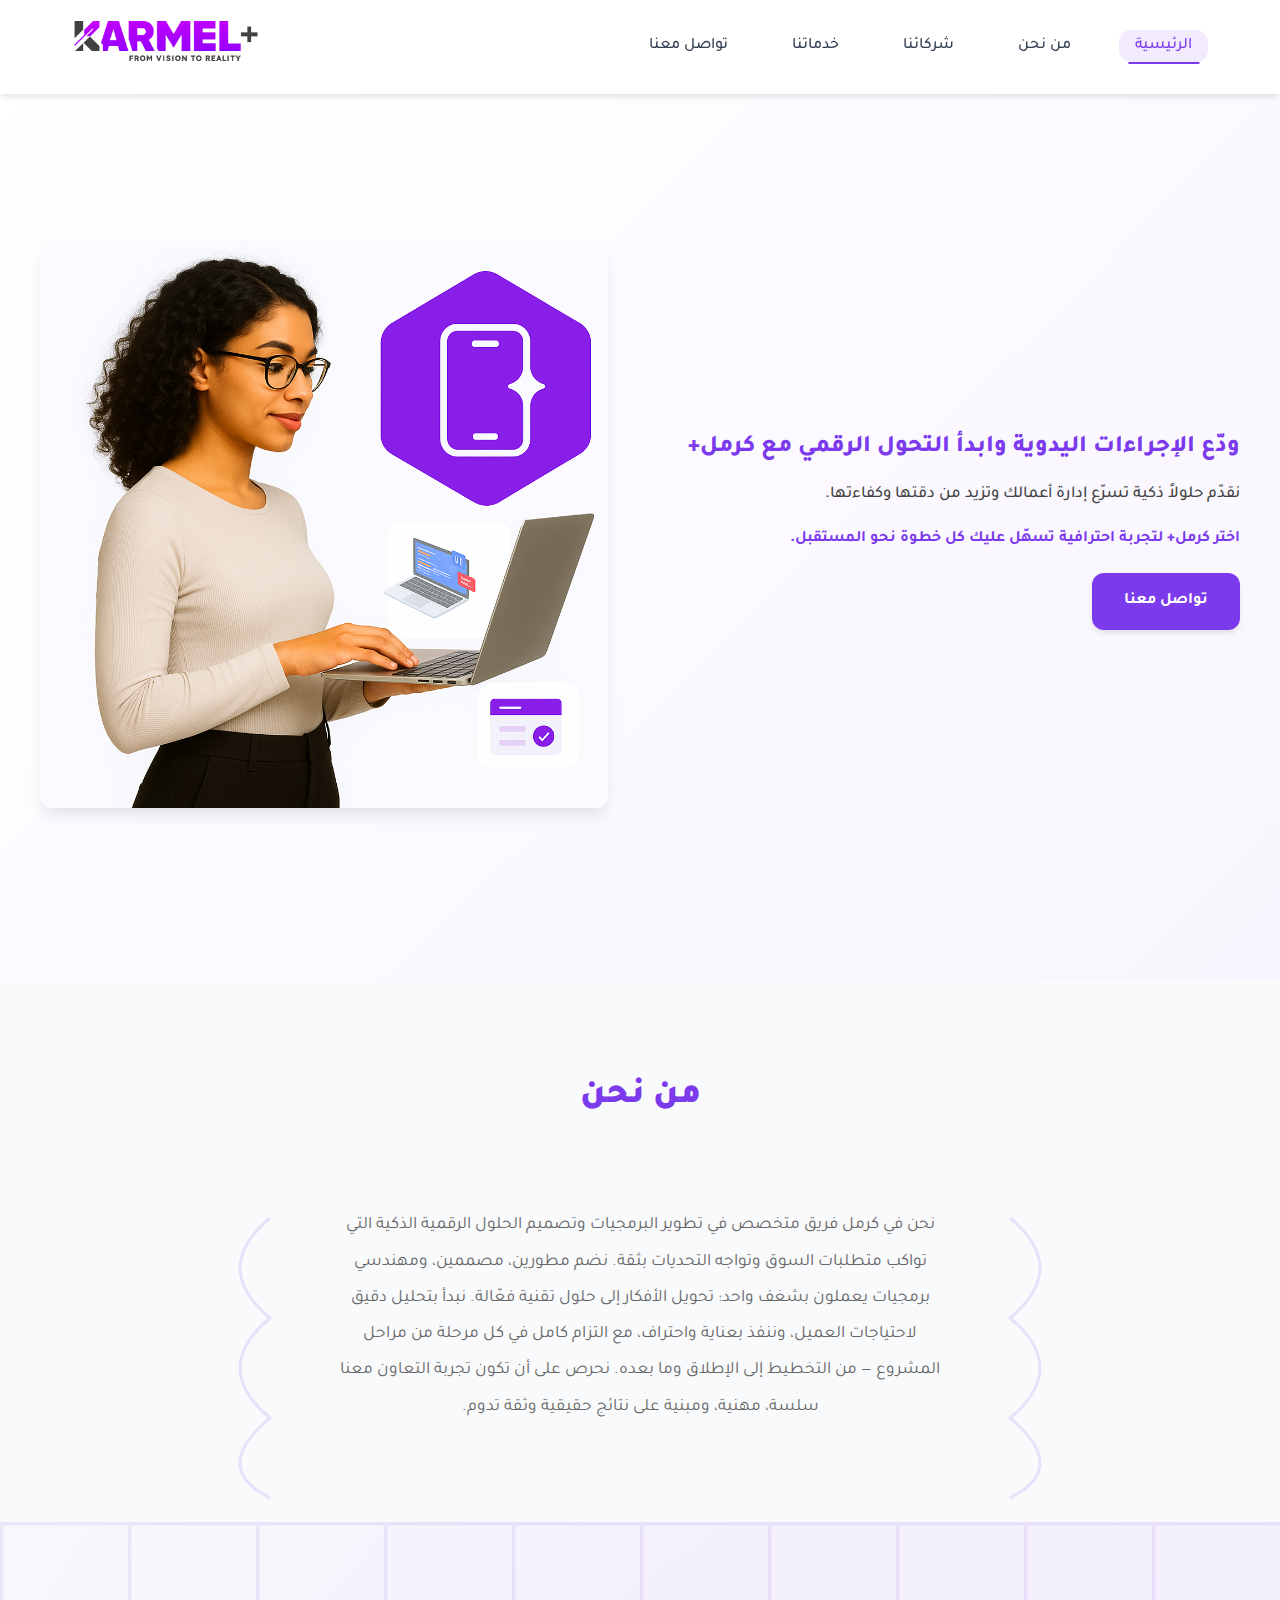
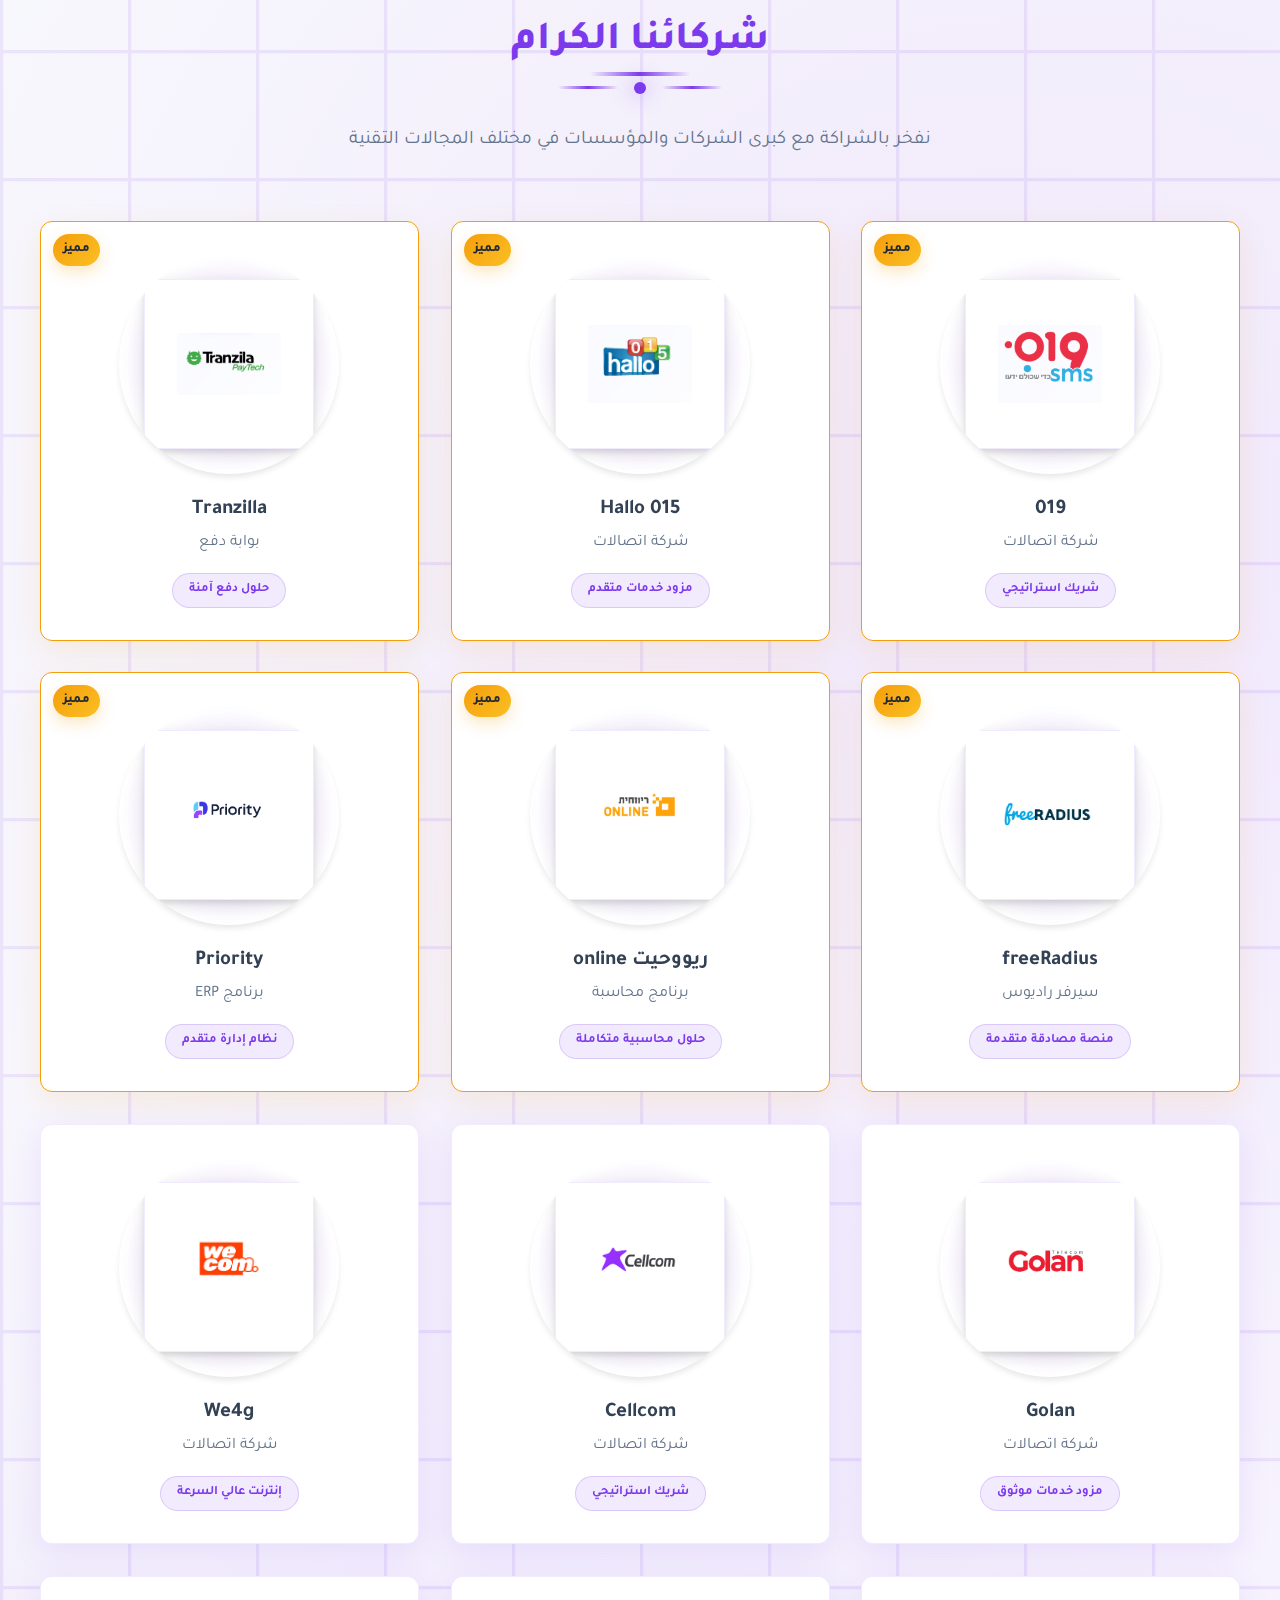
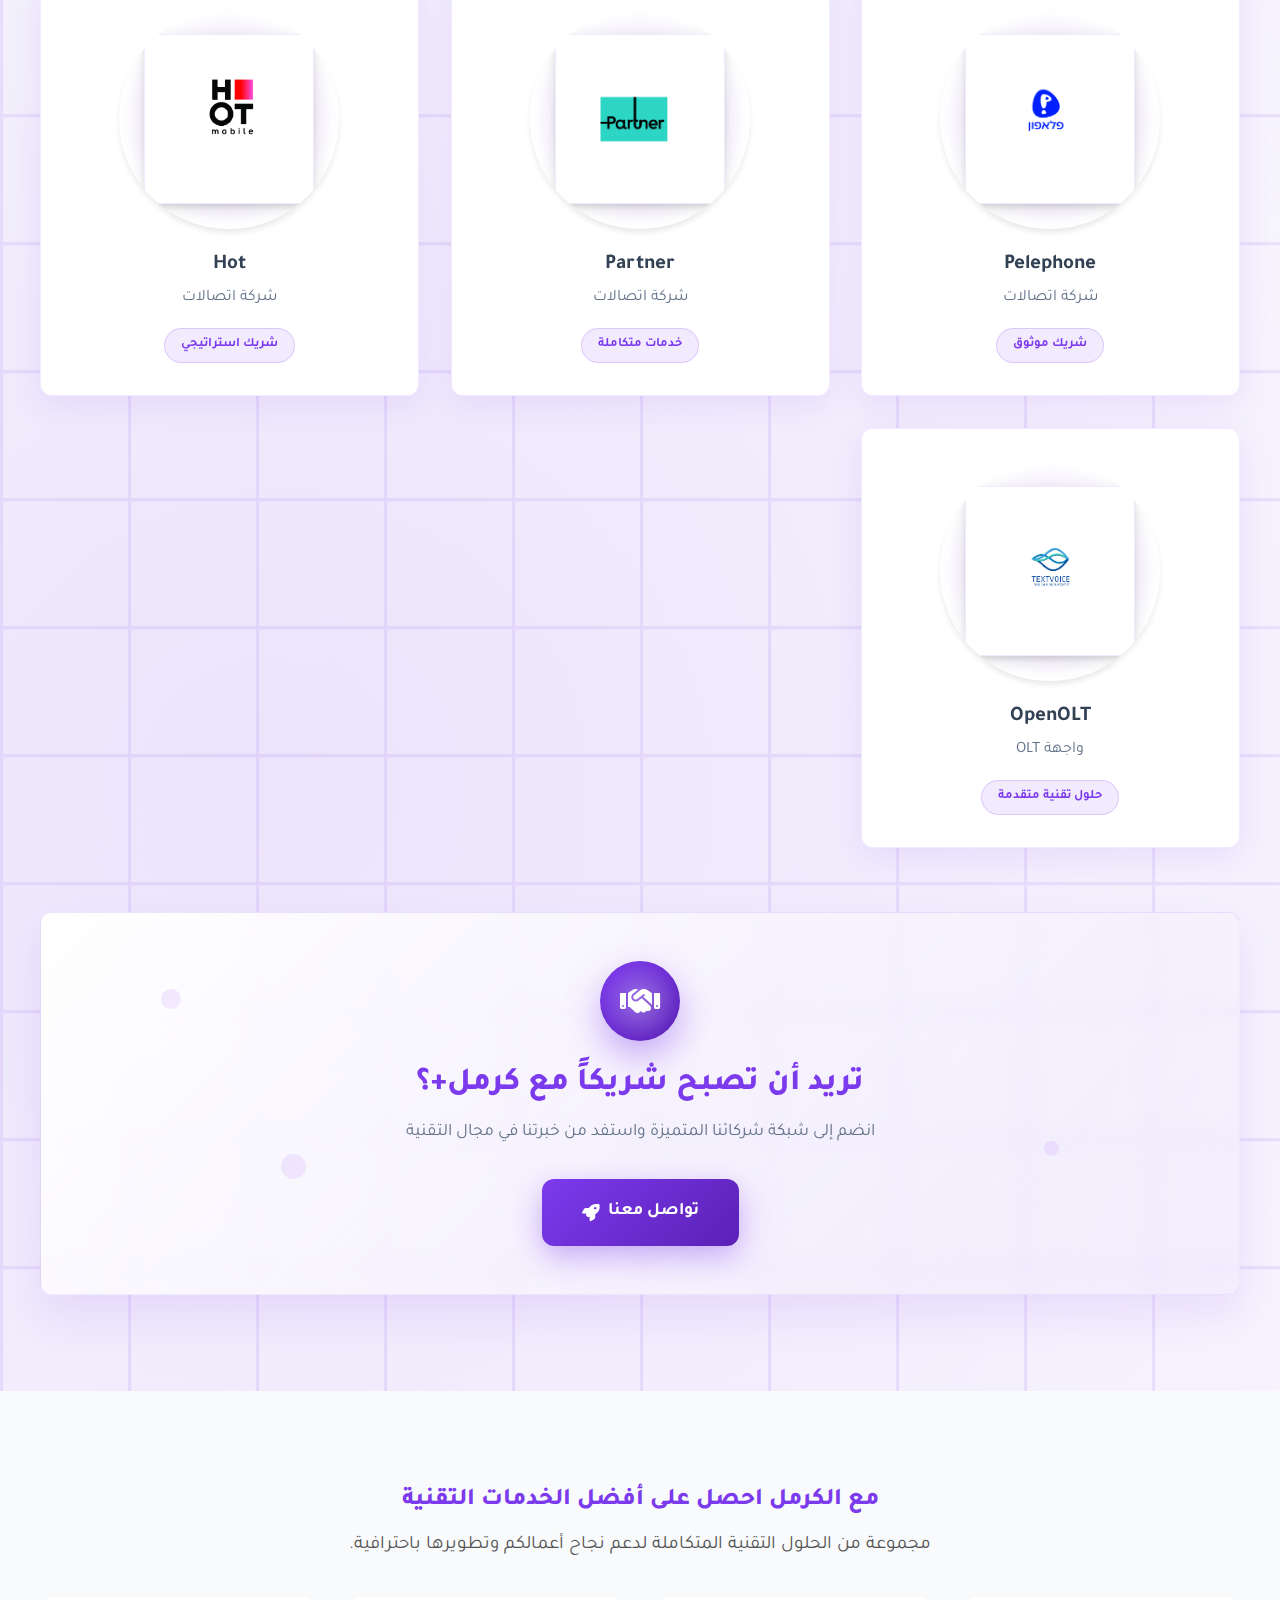
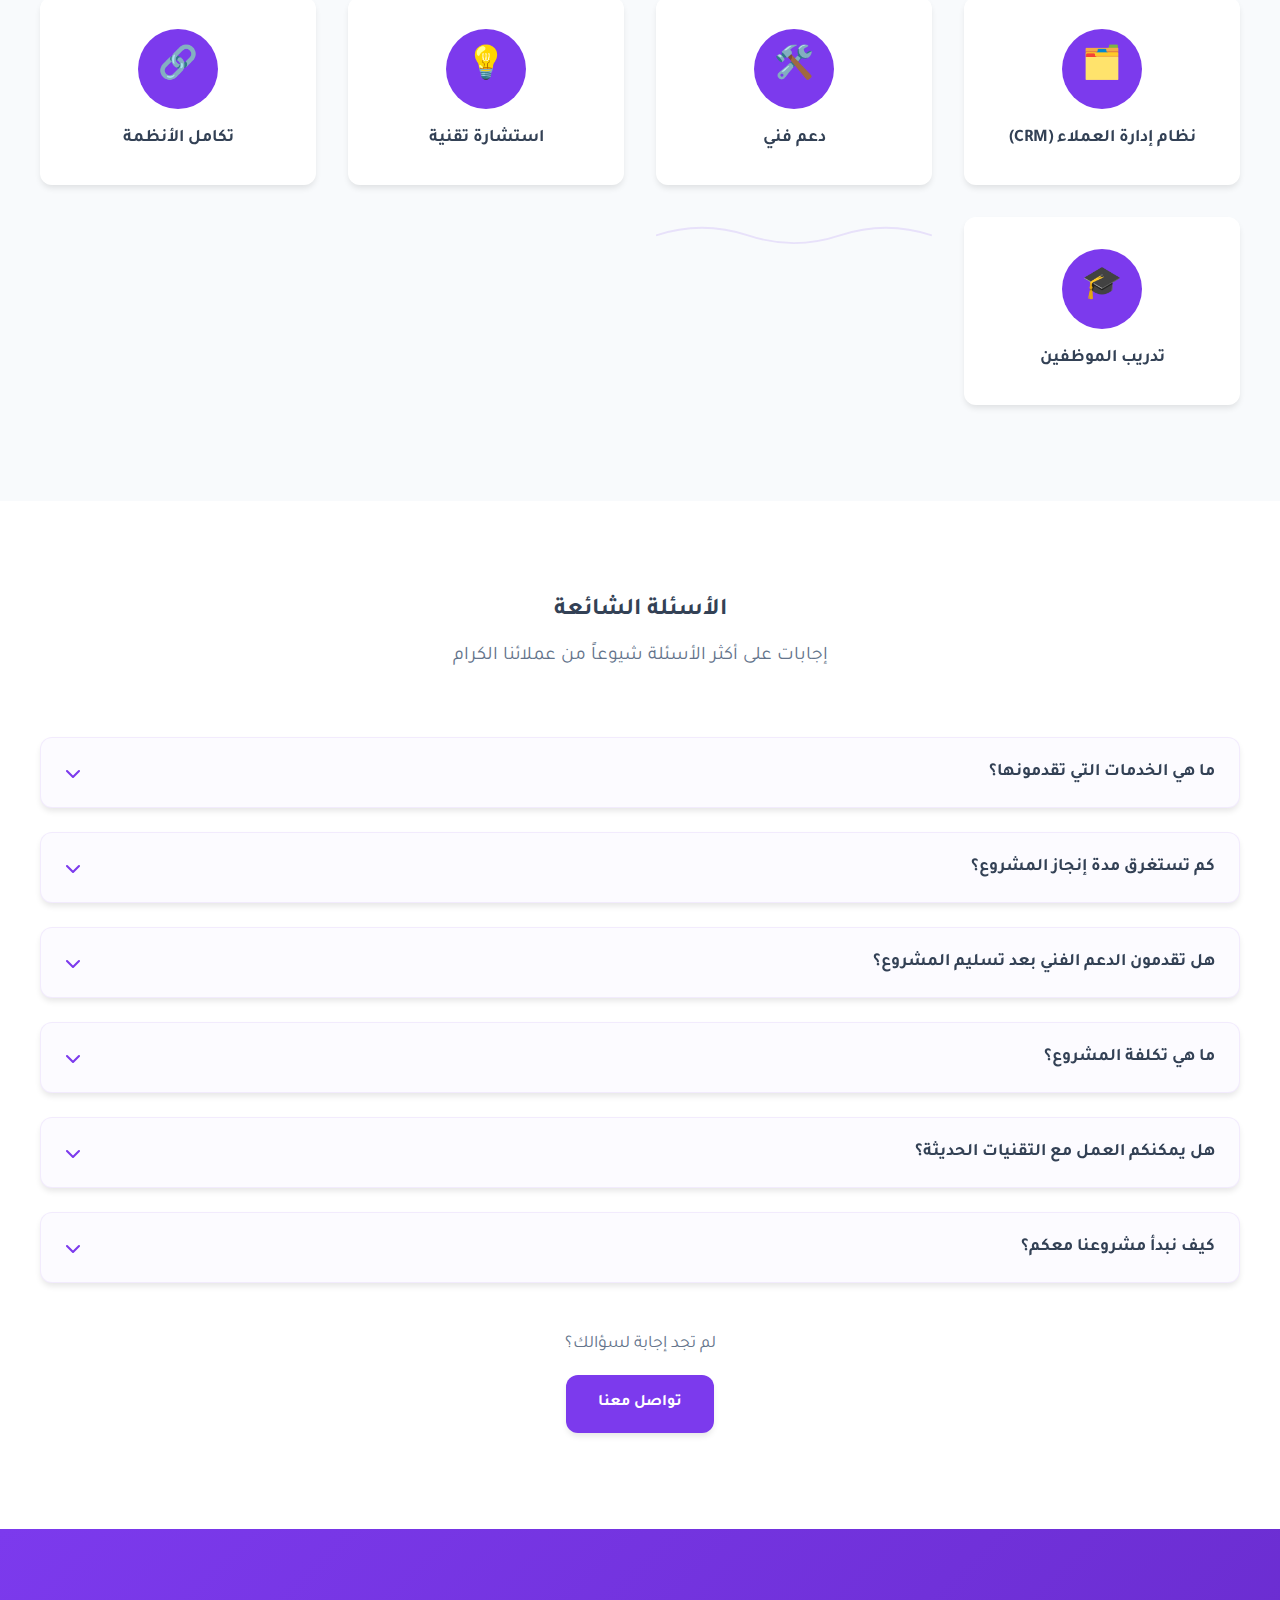
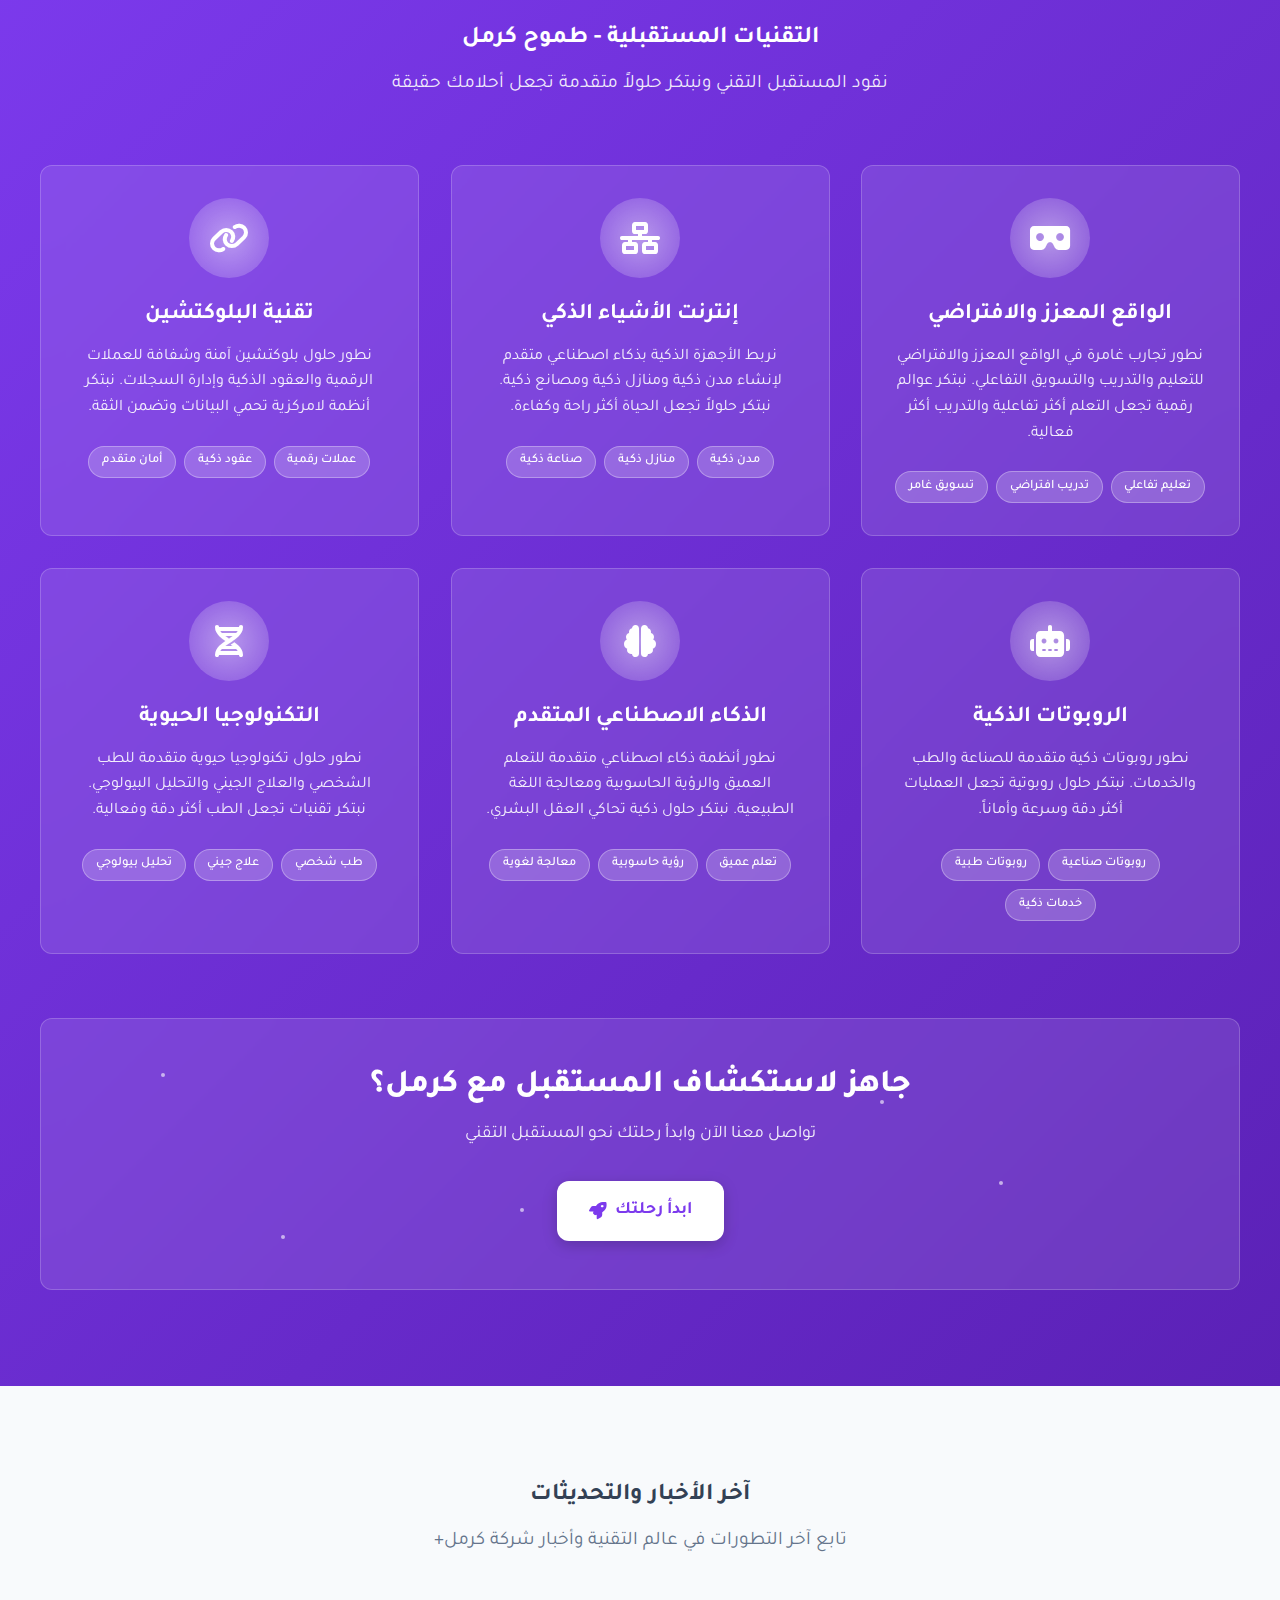
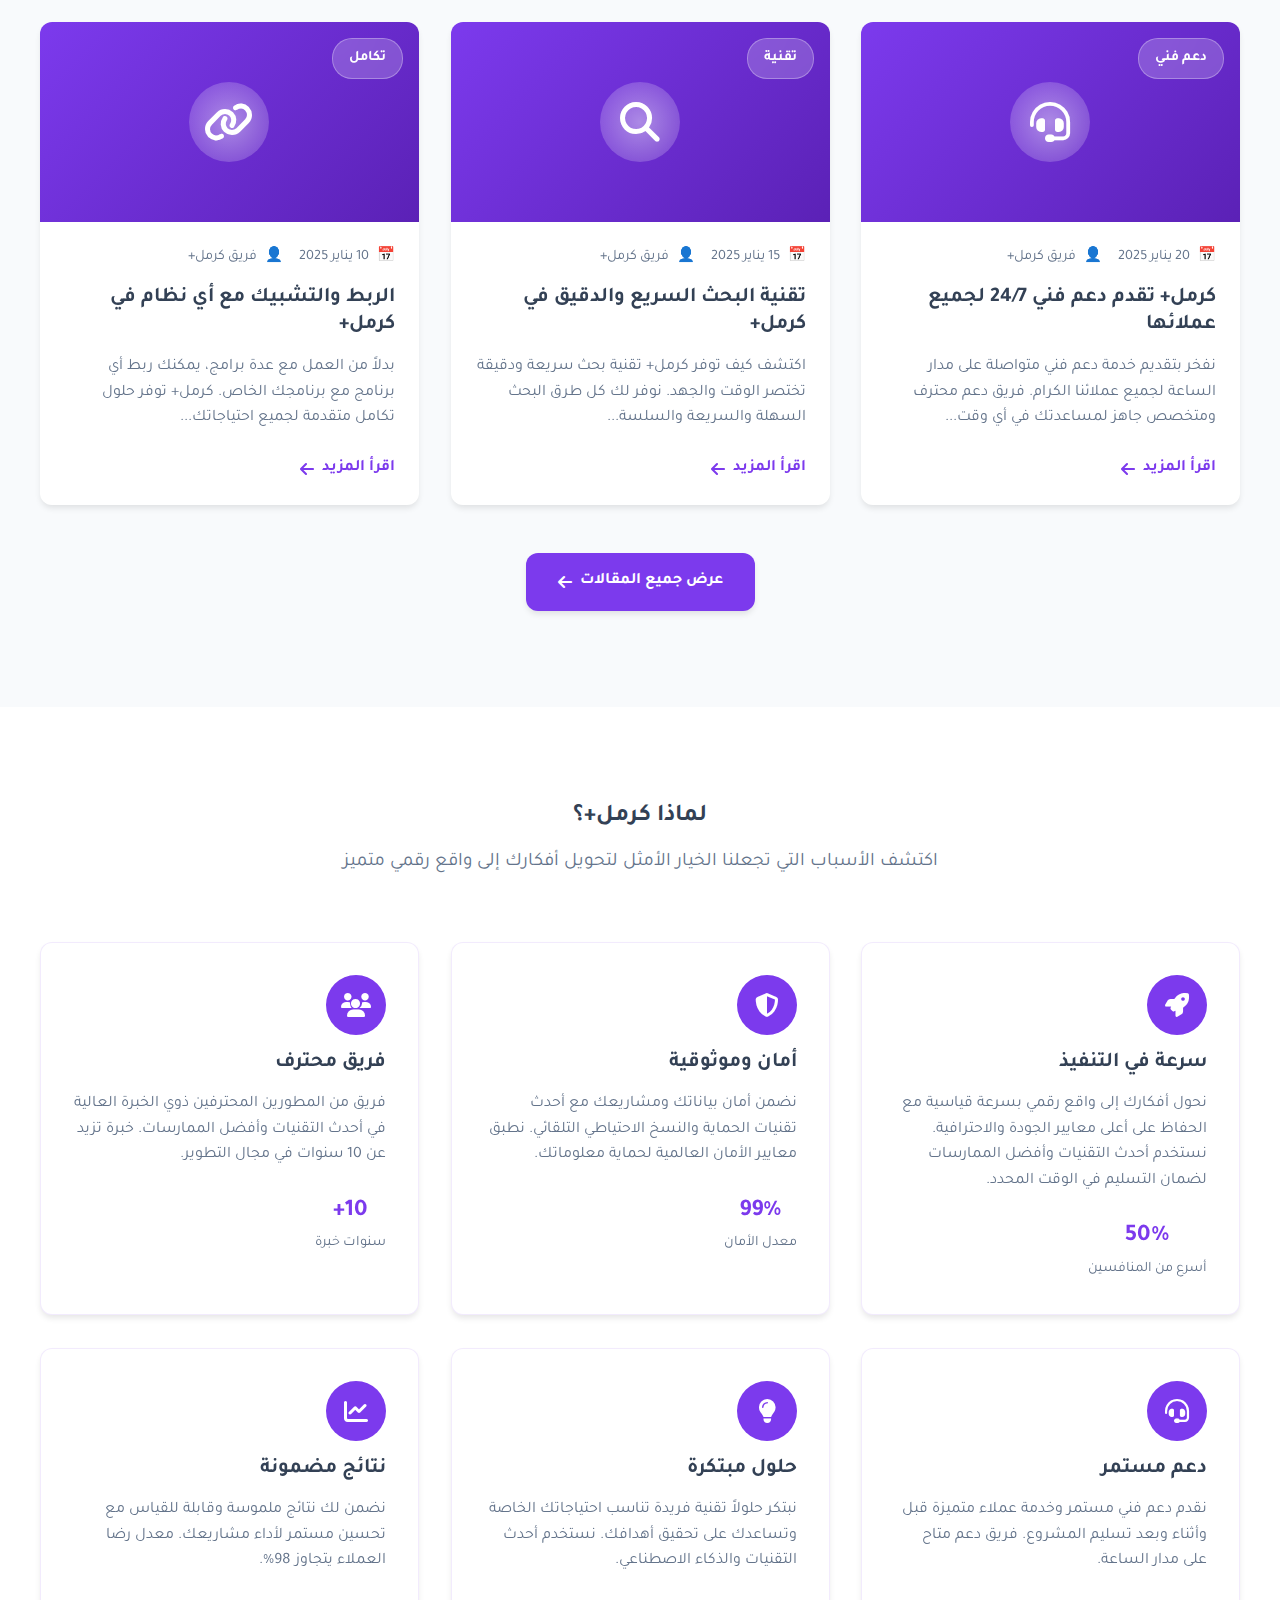
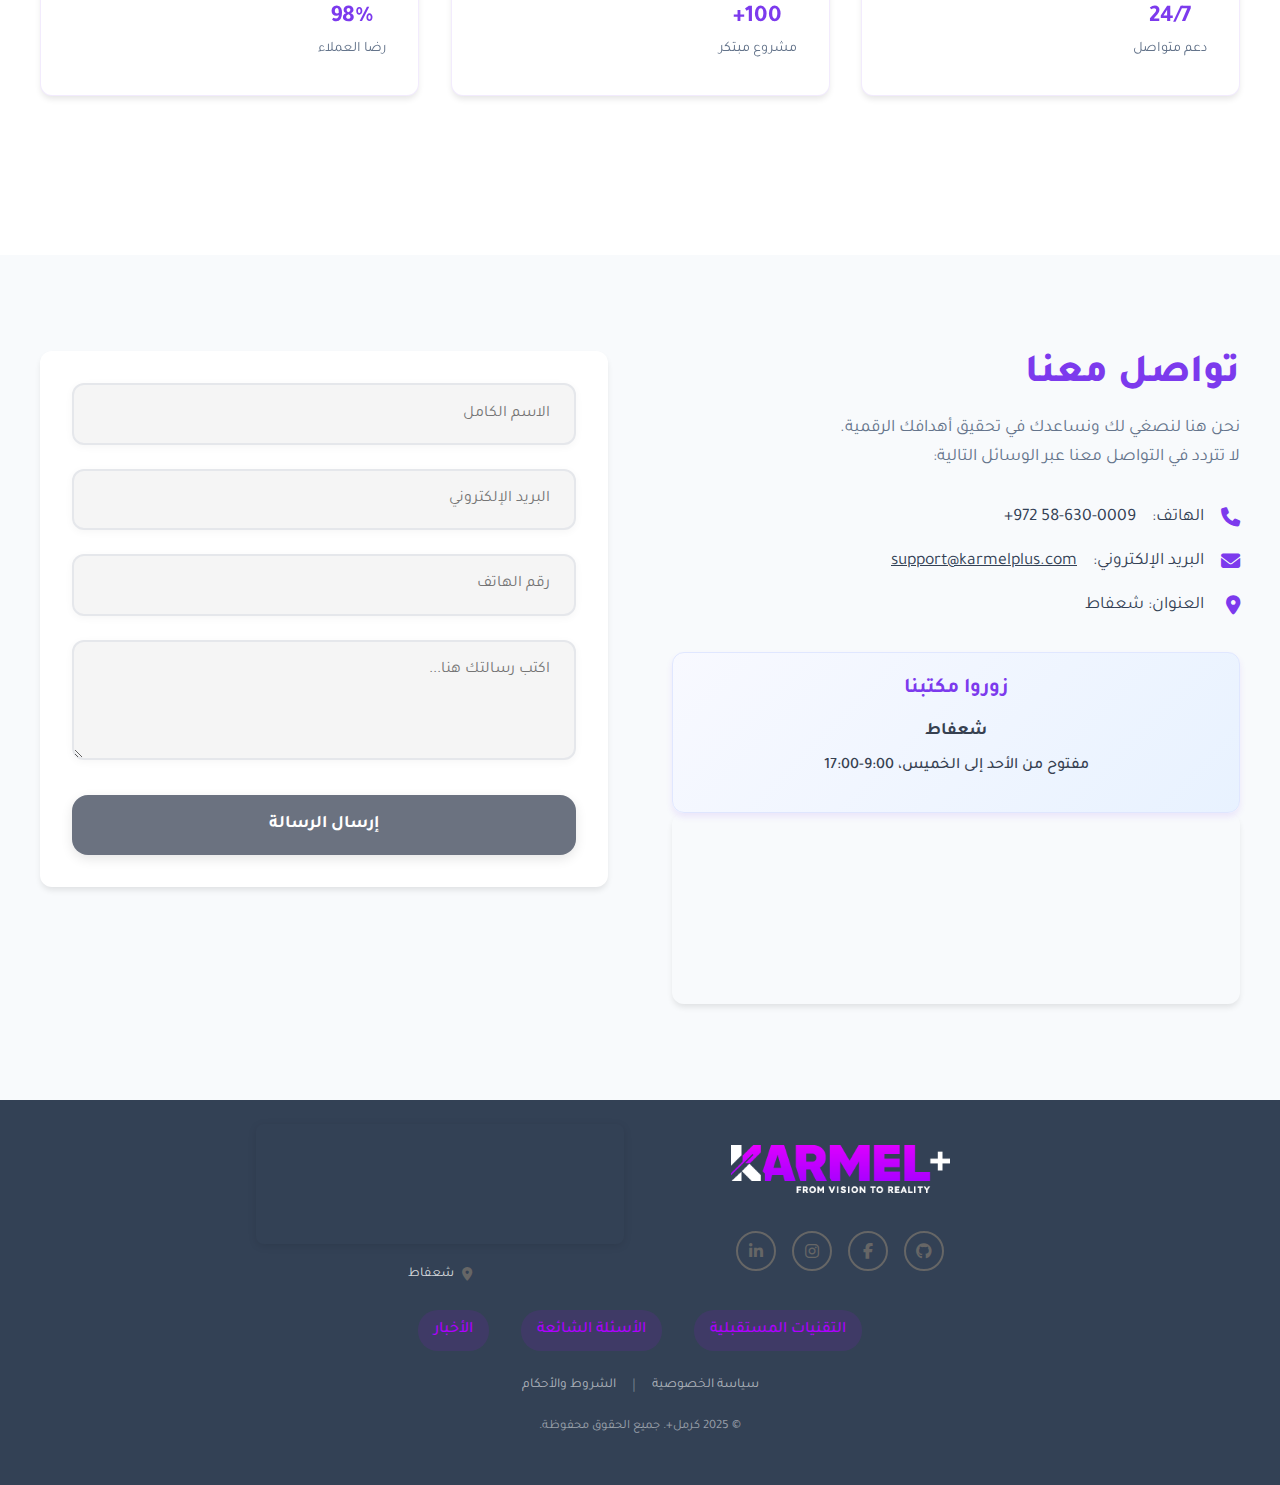
<file: index.html>
<!DOCTYPE html>
<html lang="ar" dir="rtl">
<head>
  <meta charset="UTF-8" />
  <meta name="viewport" content="width=device-width, initial-scale=1.0, maximum-scale=1.0, user-scalable=no, viewport-fit=cover" />
  <meta name="theme-color" content="#7c3aed" />
  <meta name="apple-mobile-web-app-capable" content="yes" />
  <meta name="apple-mobile-web-app-status-bar-style" content="default" />
  <meta name="apple-mobile-web-app-title" content="Karmel+" />
  <meta name="mobile-web-app-capable" content="yes" />
  <meta name="format-detection" content="telephone=no" />
  <meta name="msapplication-tap-highlight" content="no" />
  <title>Karmel+</title>
  <link rel="stylesheet" href="style.css" />
  <link rel="icon" type="image" href="images/circle_dark_icon.png">
  <link href="https://fonts.googleapis.com/css2?family=Tajawal:wght@200;300;400;500;700;800;900&display=swap" rel="stylesheet">
  <link rel="stylesheet" href="https://cdnjs.cloudflare.com/ajax/libs/font-awesome/6.4.0/css/all.min.css">
</head>
<body>

  <header class="main-header">
    <div class="header-container">
      <!-- زر القائمة المتحركة -->
      <button class="mobile-menu-btn" id="mobileMenuBtn" aria-label="فتح القائمة">
        <span class="hamburger-line"></span>
        <span class="hamburger-line"></span>
        <span class="hamburger-line"></span>
      </button>

      <nav class="header-nav">
        <ul class="nav-list" id="navList">
          <li><a class="nav-link active" href="#home">الرئيسية</a></li>
          <li><a class="nav-link" href="#about">من نحن</a></li>
          <li><a class="nav-link" href="#partners">شركائنا</a></li>
          <li><a class="nav-link" href="#services">خدماتنا</a></li>
          <li><a class="nav-link" href="#contact">تواصل معنا</a></li>
        </ul>
      </nav>
      <a href="#home" class="logo-link">
      <img src="images/full_logo (1).png" alt="Karmel Logo" class="karmel-logo">
      </a>
    </div>
  </header>

  <main>
    <section id="home" class="section active-section">
    
        <div class="hero-simple-row">
          <div class="hero-simple-col-left">
            <h1 class="hero-main-title fade-in-up" style="font-size:1.5rem;font-weight:800;color:#7c3aed;margin-bottom:0.8rem;line-height:1.5;animation:fadeInPhrase 1s both;">ودّع الإجراءات اليدوية وابدأ التحول الرقمي مع كرمل+</h1>
            <p class="hero-main-desc fade-in-up" style="font-size:1.05rem;color:#444;font-weight:500;margin-bottom:0.7rem;line-height:2;animation:fadeInPhrase 1.3s both;">نقدّم حلولاً ذكية تسرّع إدارة أعمالك وتزيد من دقتها وكفاءتها.</p>
            <p class="hero-main-desc fade-in-up" style="font-size:1rem;color:#7c3aed;font-weight:700;margin-bottom:1.1rem;line-height:2;animation:fadeInPhrase 1.6s both;">اختر كرمل+ لتجربة احترافية تسهّل عليك كل خطوة نحو المستقبل.</p>
            <a href="#contact" class="hero-main-btn fade-in-up" style="animation:fadeInPhrase 2s both;">تواصل معنا</a>
          </div>
          <div class="hero-simple-col-right">
            <img src="images/i14.png" alt="Karmel Illustration" class="hero-side-img">
          </div>
        </div>

      </div>
    </section>
            </div>
          </div>
        </div>
      </div>
    </section>

    <section id="about" class="about-modern-section">
      <div class="about-modern-row">
        <div class="about-modern-img-col">
          </div>
        <div class="about-modern-content-col">
          <h2 class="about-section-title" style="font-size:2.2rem;font-weight:900;color:#7c3aed;margin-bottom:1.5rem;letter-spacing:0.5px;">من نحن</h2>
          <div class="about-modern-desc fade-in-section" style="max-width: 700px; margin: 90px auto 0 auto; text-align: center; padding: 0 12px; position:relative;">
            <!-- زخرفة يمين -->
            <svg class="side-decor-svg right" width="80" height="300" viewBox="0 0 80 300" fill="none" xmlns="http://www.w3.org/2000/svg" style="position:absolute;top:0;right:-90px;z-index:1;pointer-events:none;">
              <path d="M10 10 Q70 60 10 110 Q70 160 10 210 Q70 260 10 290" stroke="#7C3AED" stroke-width="3" fill="none" opacity="0.13"/>
            </svg>
            <!-- زخرفة يسار -->
            <svg class="side-decor-svg left" width="80" height="300" viewBox="0 0 80 300" fill="none" xmlns="http://www.w3.org/2000/svg" style="position:absolute;top:0;left:-90px;z-index:1;pointer-events:none;">
              <path d="M70 10 Q10 60 70 110 Q10 160 70 210 Q10 260 70 290" stroke="#7C3AED" stroke-width="3" fill="none" opacity="0.13"/>
            </svg>
            <p style="font-size:1.08rem; color:#666; font-weight:400; line-height:2.1; font-family: 'Tajawal', sans-serif; margin: 0 auto; max-width: 600px;">نحن في كرمل فريق متخصص في تطوير البرمجيات وتصميم الحلول الرقمية الذكية التي تواكب متطلبات السوق وتواجه التحديات بثقة. نضم مطورين، مصممين، ومهندسي برمجيات يعملون بشغف واحد: تحويل الأفكار إلى حلول تقنية فعّالة. نبدأ بتحليل دقيق لاحتياجات العميل، وننفذ بعناية واحتراف، مع التزام كامل في كل مرحلة من مراحل المشروع — من التخطيط إلى الإطلاق وما بعده. نحرص على أن تكون تجربة التعاون معنا سلسة، مهنية، ومبنية على نتائج حقيقية وثقة تدوم.</p>
          </div>
   
        </div>
      </div>
    </section>

                   <section id="partners" class="partners-magical-section">
            <div class="partners-container">
              <div class="partners-header">
                <div class="partners-title-wrapper">
                  <h2 class="partners-title">
                    <span class="ar">شركائنا الكرام</span>
                    <span class="en" style="display:none;">Our Valued Partners</span>
                  </h2>
                  <div class="title-decoration">
                    <div class="decoration-line"></div>
                    <div class="decoration-dot"></div>
                    <div class="decoration-line"></div>
                  </div>
                </div>
                <p class="partners-subtitle">
                  <span class="ar">نفخر بالشراكة مع كبرى الشركات والمؤسسات في مختلف المجالات التقنية</span>
                  <span class="en" style="display:none;">We are proud to partner with major companies and institutions in various technical fields</span>
                </p>
              </div>
              
              <div class="partners-magical-grid">
                <div class="partner-card featured" data-aos="zoom-in" data-aos-delay="100">
                  <div class="partner-card-inner">
                    <div class="featured-badge" aria-label="شريك مميز">مميز</div>
                    <div class="partner-logo-container">
                      <div class="logo-glow"></div>
                      <img src="images/i1.png" alt="019" class="partner-logo" loading="lazy">
                      <div class="partner-overlay">
                        <i class="fas fa-phone"></i>
                      </div>
                    </div>
                    <div class="partner-info">
                      <h3 class="partner-name">019</h3>
                      <p class="partner-type">شركة اتصالات</p>
                      <div class="partner-stats">
                        <span class="stat">شريك استراتيجي</span>
                      </div>
                    </div>
                  </div>
                </div>
                
                <div class="partner-card featured" data-aos="zoom-in" data-aos-delay="150">
                  <div class="partner-card-inner">
                    <div class="featured-badge" aria-label="شريك مميز">مميز</div>
                    <div class="partner-logo-container">
                      <div class="logo-glow"></div>
                      <img src="images/i2.png" alt="Hallo 015" class="partner-logo" loading="lazy">
                      <div class="partner-overlay">
                        <i class="fas fa-phone"></i>
                      </div>
                    </div>
                    <div class="partner-info">
                      <h3 class="partner-name">Hallo 015</h3>
                      <p class="partner-type">شركة اتصالات</p>
                      <div class="partner-stats">
                        <span class="stat">مزود خدمات متقدم</span>
                      </div>
                    </div>
                  </div>
                </div>
                
                <div class="partner-card featured" data-aos="zoom-in" data-aos-delay="200">
                  <div class="partner-card-inner">
                    <div class="featured-badge" aria-label="شريك مميز">مميز</div>
                    <div class="partner-logo-container">
                      <div class="logo-glow"></div>
                      <img src="images/i3.png" alt="Tranzilla" class="partner-logo" loading="lazy">
                      <div class="partner-overlay">
                        <i class="fas fa-credit-card"></i>
                      </div>
                    </div>
                    <div class="partner-info">
                      <h3 class="partner-name">Tranzilla</h3>
                      <p class="partner-type">بوابة دفع</p>
                      <div class="partner-stats">
                        <span class="stat">حلول دفع آمنة</span>
                      </div>
                    </div>
                  </div>
                </div>
                
                <div class="partner-card featured" data-aos="zoom-in" data-aos-delay="250">
                  <div class="partner-card-inner">
                    <div class="featured-badge" aria-label="شريك مميز">مميز</div>
                    <div class="partner-logo-container">
                      <div class="logo-glow"></div>
                      <img src="images/i4.png" alt="freeRadius" class="partner-logo" loading="lazy">
                      <div class="partner-overlay">
                        <i class="fas fa-server"></i>
                      </div>
                    </div>
                    <div class="partner-info">
                      <h3 class="partner-name">freeRadius</h3>
                      <p class="partner-type">سيرفر راديوس</p>
                      <div class="partner-stats">
                        <span class="stat">منصة مصادقة متقدمة</span>
                      </div>
                    </div>
                  </div>
                </div>
                
                <div class="partner-card featured" data-aos="zoom-in" data-aos-delay="300">
                  <div class="partner-card-inner">
                    <div class="featured-badge" aria-label="شريك مميز">مميز</div>
                    <div class="partner-logo-container">
                      <div class="logo-glow"></div>
                      <img src="images/i5.png" alt="ريووحيت online" class="partner-logo" loading="lazy">
                      <div class="partner-overlay">
                        <i class="fas fa-calculator"></i>
                      </div>
                    </div>
                    <div class="partner-info">
                      <h3 class="partner-name">ريووحيت online</h3>
                      <p class="partner-type">برنامج محاسبة</p>
                      <div class="partner-stats">
                        <span class="stat">حلول محاسبية متكاملة</span>
                      </div>
                    </div>
                  </div>
                </div>
                
                <div class="partner-card featured" data-aos="zoom-in" data-aos-delay="350">
                  <div class="partner-card-inner">
                    <div class="featured-badge" aria-label="شريك مميز">مميز</div>
                    <div class="partner-logo-container">
                      <div class="logo-glow"></div>
                      <img src="images/i6.png" alt="Priority" class="partner-logo" loading="lazy">
                      <div class="partner-overlay">
                        <i class="fas fa-cogs"></i>
                      </div>
                    </div>
                    <div class="partner-info">
                      <h3 class="partner-name">Priority</h3>
                      <p class="partner-type">برنامج ERP</p>
                      <div class="partner-stats">
                        <span class="stat">نظام إدارة متقدم</span>
                      </div>
                    </div>
                  </div>
                </div>
                
                <div class="partner-card" data-aos="zoom-in" data-aos-delay="400">
                  <div class="partner-card-inner">
                    <div class="partner-logo-container">
                      <div class="logo-glow"></div>
                      <img src="images/i7.png" alt="Golan" class="partner-logo" loading="lazy">
                      <div class="partner-overlay">
                        <i class="fas fa-phone"></i>
                      </div>
                    </div>
                    <div class="partner-info">
                      <h3 class="partner-name">Golan</h3>
                      <p class="partner-type">شركة اتصالات</p>
                      <div class="partner-stats">
                        <span class="stat">مزود خدمات موثوق</span>
                      </div>
                    </div>
                  </div>
                </div>
                
                <div class="partner-card" data-aos="zoom-in" data-aos-delay="450">
                  <div class="partner-card-inner">
                    <div class="partner-logo-container">
                      <div class="logo-glow"></div>
                      <img src="images/i8.png" alt="Cellcom" class="partner-logo" loading="lazy">
                      <div class="partner-overlay">
                        <i class="fas fa-phone"></i>
                      </div>
                    </div>
                    <div class="partner-info">
                      <h3 class="partner-name">Cellcom</h3>
                      <p class="partner-type">شركة اتصالات</p>
                      <div class="partner-stats">
                        <span class="stat">شريك استراتيجي</span>
                      </div>
                    </div>
                  </div>
                </div>
                
                <div class="partner-card" data-aos="zoom-in" data-aos-delay="500">
                  <div class="partner-card-inner">
                    <div class="partner-logo-container">
                      <div class="logo-glow"></div>
                      <img src="images/i9.png" alt="We4g" class="partner-logo" loading="lazy">
                      <div class="partner-overlay">
                        <i class="fas fa-wifi"></i>
                      </div>
                    </div>
                    <div class="partner-info">
                      <h3 class="partner-name">We4g</h3>
                      <p class="partner-type">شركة اتصالات</p>
                      <div class="partner-stats">
                        <span class="stat">إنترنت عالي السرعة</span>
                      </div>
                    </div>
                  </div>
                </div>
                
                <div class="partner-card" data-aos="zoom-in" data-aos-delay="550">
                  <div class="partner-card-inner">
                    <div class="partner-logo-container">
                      <div class="logo-glow"></div>
                      <img src="images/i10.png" alt="Pelephone" class="partner-logo" loading="lazy">
                      <div class="partner-overlay">
                        <i class="fas fa-phone"></i>
                      </div>
                    </div>
                    <div class="partner-info">
                      <h3 class="partner-name">Pelephone</h3>
                      <p class="partner-type">شركة اتصالات</p>
                      <div class="partner-stats">
                        <span class="stat">شريك موثوق</span>
                      </div>
                    </div>
                  </div>
                </div>
                
                <div class="partner-card" data-aos="zoom-in" data-aos-delay="600">
                  <div class="partner-card-inner">
                    <div class="partner-logo-container">
                      <div class="logo-glow"></div>
                      <img src="images/i11.png" alt="Partner" class="partner-logo" loading="lazy">
                      <div class="partner-overlay">
                        <i class="fas fa-phone"></i>
                      </div>
                    </div>
                    <div class="partner-info">
                      <h3 class="partner-name">Partner</h3>
                      <p class="partner-type">شركة اتصالات</p>
                      <div class="partner-stats">
                        <span class="stat">خدمات متكاملة</span>
                      </div>
                    </div>
                  </div>
                </div>
                
                <div class="partner-card" data-aos="zoom-in" data-aos-delay="650">
                  <div class="partner-card-inner">
                    <div class="partner-logo-container">
                      <div class="logo-glow"></div>
                      <img src="images/i12.png" alt="Hot" class="partner-logo" loading="lazy">
                      <div class="partner-overlay">
                        <i class="fas fa-phone"></i>
                      </div>
                    </div>
                    <div class="partner-info">
                      <h3 class="partner-name">Hot</h3>
                      <p class="partner-type">شركة اتصالات</p>
                      <div class="partner-stats">
                        <span class="stat">شريك استراتيجي</span>
                      </div>
                    </div>
                  </div>
                </div>
                
                <div class="partner-card" data-aos="zoom-in" data-aos-delay="700">
                  <div class="partner-card-inner">
                    <div class="partner-logo-container">
                      <div class="logo-glow"></div>
                      <img src="images/i13.png" alt="OpenOLT" class="partner-logo" loading="lazy">
                      <div class="partner-overlay">
                        <i class="fas fa-network-wired"></i>
                      </div>
                    </div>
                    <div class="partner-info">
                      <h3 class="partner-name">OpenOLT</h3>
                      <p class="partner-type">واجهة OLT</p>
                      <div class="partner-stats">
                        <span class="stat">حلول تقنية متقدمة</span>
                      </div>
                    </div>
                  </div>
                </div>
              </div>
              
              <div class="partners-cta-magical">
                <div class="cta-content">
                  <div class="cta-icon">
                    <i class="fas fa-handshake"></i>
                  </div>
                  <h3>
                    <span class="ar">تريد أن تصبح شريكاً مع كرمل+؟</span>
                    <span class="en" style="display:none;">Want to become a partner with Karmel+?</span>
                  </h3>
                  <p>
                    <span class="ar">انضم إلى شبكة شركائنا المتميزة واستفد من خبرتنا في مجال التقنية</span>
                    <span class="en" style="display:none;">Join our distinguished partner network and benefit from our expertise in technology</span>
                  </p>
                  <a href="#contact" class="partners-contact-btn-magical">
                    <span class="ar">تواصل معنا</span>
                    <span class="en" style="display:none;">Contact Us</span>
                    <i class="fas fa-rocket"></i>
                  </a>
                </div>
                <div class="cta-decoration">
                  <div class="floating-shapes">
                    <div class="shape shape-1"></div>
                    <div class="shape shape-2"></div>
                    <div class="shape shape-3"></div>
                  </div>
                </div>
              </div>
            </div>
          </section>

    

    <section id="services" class="services-modern-wave">
      <h2 class="services-modern-title" style="font-size:1.5rem;text-align:center;">مع الكرمل احصل على أفضل الخدمات التقنية</h2>
      <p class="services-modern-desc" style="font-size:1.18rem;color:#555;margin-bottom:2.2rem;max-width:600px;margin-left:auto;margin-right:auto;">مجموعة من الحلول التقنية المتكاملة لدعم نجاح أعمالكم وتطويرها باحترافية.</p>
      <div class="services-modern-wave-bg"></div>
      <div class="services-modern-list">
        <div class="service-modern-item">
          <div class="service-modern-circle"><span>🗂️</span></div>
          <div class="service-modern-label">نظام إدارة العملاء (CRM)</div>
        </div>
        <div class="service-modern-item">
          <div class="service-modern-circle"><span>🛠️</span></div>
          <div class="service-modern-label">دعم فني</div>
          </div>
        <div class="service-modern-item">
          <div class="service-modern-circle"><span>💡</span></div>
          <div class="service-modern-label">استشارة تقنية</div>
          </div>
        <div class="service-modern-item">
          <div class="service-modern-circle"><span>🔗</span></div>
          <div class="service-modern-label">تكامل الأنظمة</div>
        </div>
        <div class="service-modern-item">
          <div class="service-modern-circle"><span>🎓</span></div>
          <div class="service-modern-label">تدريب الموظفين</div>
        </div>
        <!-- زخرفة خط موجي SVG -->
        <svg class="services-modern-svg" viewBox="0 0 900 100" fill="none" xmlns="http://www.w3.org/2000/svg">
          <path d="M0 60 Q150 10 300 60 T600 60 T900 60" stroke="#7c3aed" stroke-width="6" fill="none" opacity="0.13"/>
        </svg>
      </div>
    </section>

    <!-- FAQ Section -->
    <section id="faq" class="faq-section">
      <div class="faq-container">
        <div class="faq-header">
          <h2 class="section-title-main">
            <span class="ar">الأسئلة الشائعة</span>
            <span class="en" style="display:none;">Frequently Asked Questions</span>
          </h2>
          <p class="faq-subtitle">
            <span class="ar">إجابات على أكثر الأسئلة شيوعاً من عملائنا الكرام</span>
            <span class="en" style="display:none;">Answers to the most common questions from our valued customers</span>
          </p>
        </div>
        
        <div class="faq-grid">
          <div class="faq-item" data-aos="fade-up" data-aos-delay="100">
            <div class="faq-question">
              <h3>
                <span class="ar">ما هي الخدمات التي تقدمونها؟</span>
                <span class="en" style="display:none;">What services do you provide?</span>
              </h3>
              <i class="fas fa-chevron-down"></i>
            </div>
            <div class="faq-answer">
              <p>
                <span class="ar">نقدم مجموعة شاملة من الخدمات التقنية تشمل تطوير البرمجيات، تصميم المواقع الإلكترونية، تطوير التطبيقات المحمولة، تكامل الأنظمة، الدعم الفني، والاستشارات التقنية. كل خدمة مصممة خصيصاً لتلبية احتياجات عملك.</span>
                <span class="en" style="display:none;">We provide a comprehensive range of technical services including software development, website design, mobile app development, system integration, technical support, and technical consulting. Each service is specifically designed to meet your business needs.</span>
              </p>
            </div>
          </div>
          
          <div class="faq-item" data-aos="fade-up" data-aos-delay="200">
            <div class="faq-question">
              <h3>
                <span class="ar">كم تستغرق مدة إنجاز المشروع؟</span>
                <span class="en" style="display:none;">How long does it take to complete a project?</span>
              </h3>
              <i class="fas fa-chevron-down"></i>
            </div>
            <div class="faq-answer">
              <p>
                <span class="ar">تختلف مدة المشروع حسب حجمه وتعقيده. المشاريع الصغيرة تستغرق 2-4 أسابيع، والمتوسطة 1-3 أشهر، والكبيرة 3-6 أشهر. نقدم جدول زمني مفصل عند بدء المشروع.</span>
                <span class="en" style="display:none;">Project duration varies according to its size and complexity. Small projects take 2-4 weeks, medium projects 1-3 months, and large projects 3-6 months. We provide a detailed timeline when starting the project.</span>
              </p>
            </div>
          </div>
          
          <div class="faq-item" data-aos="fade-up" data-aos-delay="300">
            <div class="faq-question">
              <h3>
                <span class="ar">هل تقدمون الدعم الفني بعد تسليم المشروع؟</span>
                <span class="en" style="display:none;">Do you provide technical support after project delivery?</span>
              </h3>
              <i class="fas fa-chevron-down"></i>
            </div>
            <div class="faq-answer">
              <p>
                <span class="ar">نعم، نقدم دعم فني شامل لمدة 3 أشهر مجاناً بعد تسليم المشروع. بعد ذلك، نقدم خطط دعم فني مرنة تشمل الدعم المستمر والصيانة والتحديثات.</span>
                <span class="en" style="display:none;">Yes, we provide comprehensive technical support for 3 months free after project delivery. After that, we offer flexible technical support plans including continuous support, maintenance, and updates.</span>
              </p>
            </div>
          </div>
          
          <div class="faq-item" data-aos="fade-up" data-aos-delay="400">
            <div class="faq-question">
              <h3>
                <span class="ar">ما هي تكلفة المشروع؟</span>
                <span class="en" style="display:none;">What is the project cost?</span>
              </h3>
              <i class="fas fa-chevron-down"></i>
            </div>
            <div class="faq-answer">
              <p>
                <span class="ar">تختلف التكلفة حسب متطلبات المشروع وتعقيده. نقدم عروض أسعار مفصلة ومخصصة لكل مشروع. نبدأ بتحليل احتياجاتك ثم نقدم عرض سعر شفاف ومفصل.</span>
                <span class="en" style="display:none;">Cost varies according to project requirements and complexity. We provide detailed and customized price quotes for each project. We start by analyzing your needs then provide a transparent and detailed price quote.</span>
              </p>
            </div>
          </div>
          
          <div class="faq-item" data-aos="fade-up" data-aos-delay="500">
            <div class="faq-question">
              <h3>
                <span class="ar">هل يمكنكم العمل مع التقنيات الحديثة؟</span>
                <span class="en" style="display:none;">Can you work with modern technologies?</span>
              </h3>
              <i class="fas fa-chevron-down"></i>
            </div>
            <div class="faq-answer">
              <p>
                <span class="ar">نعم، نستخدم أحدث التقنيات والأدوات في جميع مشاريعنا. نعمل مع React, Vue.js, Node.js, Python, PHP, وأحدث تقنيات الذكاء الاصطناعي. فريقنا متخصص في التقنيات الحديثة.</span>
                <span class="en" style="display:none;">Yes, we use the latest technologies and tools in all our projects. We work with React, Vue.js, Node.js, Python, PHP, and the latest artificial intelligence technologies. Our team is specialized in modern technologies.</span>
              </p>
            </div>
          </div>
          
          <div class="faq-item" data-aos="fade-up" data-aos-delay="600">
            <div class="faq-question">
              <h3>
                <span class="ar">كيف نبدأ مشروعنا معكم؟</span>
                <span class="en" style="display:none;">How do we start our project with you?</span>
              </h3>
              <i class="fas fa-chevron-down"></i>
            </div>
            <div class="faq-answer">
              <p>
                <span class="ar">الخطوة الأولى هي التواصل معنا عبر النموذج أدناه أو الهاتف. سنقوم بتحليل احتياجاتك وتقديم عرض مفصل. بعد الموافقة، نبدأ فوراً في تطوير مشروعك باحترافية عالية.</span>
                <span class="en" style="display:none;">The first step is to contact us through the form below or by phone. We will analyze your needs and provide a detailed offer. After approval, we immediately start developing your project with high professionalism.</span>
              </p>
            </div>
          </div>
        </div>
        
        <div class="faq-cta">
          <p>
            <span class="ar">لم تجد إجابة لسؤالك؟</span>
            <span class="en" style="display:none;">Didn't find an answer to your question?</span>
          </p>
          <a href="#contact" class="faq-contact-btn">
            <span class="ar">تواصل معنا</span>
            <span class="en" style="display:none;">Contact Us</span>
          </a>
        </div>
      </div>
    </section>

    <!-- Future Technologies Section -->
    <section id="future-tech" class="future-tech-section">
      <div class="future-tech-container">
        <div class="future-tech-header">
          <h2 class="section-title-main">
            <span class="ar">التقنيات المستقبلية - طموح كرمل</span>
            <span class="en" style="display:none;">Future Technologies - Karmel's Ambition</span>
          </h2>
          <p class="future-tech-subtitle">
            <span class="ar">نقود المستقبل التقني ونبتكر حلولاً متقدمة تجعل أحلامك حقيقة</span>
            <span class="en" style="display:none;">We lead the future of technology and innovate advanced solutions that make your dreams a reality</span>
          </p>
        </div>
        
        <div class="future-tech-grid">
          <div class="future-tech-card" data-aos="fade-up" data-aos-delay="100">
            <div class="future-tech-icon">
              <i class="fas fa-vr-cardboard"></i>
              <div class="icon-glow"></div>
            </div>
            <h3 class="future-tech-title">
              <span class="ar">الواقع المعزز والافتراضي</span>
              <span class="en" style="display:none;">Augmented & Virtual Reality</span>
            </h3>
            <p class="future-tech-desc">
              <span class="ar">نطور تجارب غامرة في الواقع المعزز والافتراضي للتعليم والتدريب والتسويق التفاعلي. نبتكر عوالم رقمية تجعل التعلم أكثر تفاعلية والتدريب أكثر فعالية.</span>
              <span class="en" style="display:none;">We develop immersive experiences in augmented and virtual reality for education, training, and interactive marketing. We innovate digital worlds that make learning more interactive and training more effective.</span>
            </p>
            <div class="future-tech-features">
              <span class="feature-tag">تعليم تفاعلي</span>
              <span class="feature-tag">تدريب افتراضي</span>
              <span class="feature-tag">تسويق غامر</span>
            </div>
          </div>
          
          <div class="future-tech-card" data-aos="fade-up" data-aos-delay="200">
            <div class="future-tech-icon">
              <i class="fas fa-network-wired"></i>
              <div class="icon-glow"></div>
            </div>
            <h3 class="future-tech-title">
              <span class="ar">إنترنت الأشياء الذكي</span>
              <span class="en" style="display:none;">Smart Internet of Things</span>
            </h3>
            <p class="future-tech-desc">
              <span class="ar">نربط الأجهزة الذكية بذكاء اصطناعي متقدم لإنشاء مدن ذكية ومنازل ذكية ومصانع ذكية. نبتكر حلولاً تجعل الحياة أكثر راحة وكفاءة.</span>
              <span class="en" style="display:none;">We connect smart devices with advanced artificial intelligence to create smart cities, smart homes, and smart factories. We innovate solutions that make life more comfortable and efficient.</span>
            </p>
            <div class="future-tech-features">
              <span class="feature-tag">مدن ذكية</span>
              <span class="feature-tag">منازل ذكية</span>
              <span class="feature-tag">صناعة ذكية</span>
            </div>
          </div>
          
          <div class="future-tech-card" data-aos="fade-up" data-aos-delay="300">
            <div class="future-tech-icon">
              <i class="fas fa-link"></i>
              <div class="icon-glow"></div>
            </div>
            <h3 class="future-tech-title">
              <span class="ar">تقنية البلوكتشين</span>
              <span class="en" style="display:none;">Blockchain Technology</span>
            </h3>
            <p class="future-tech-desc">
              <span class="ar">نطور حلول بلوكتشين آمنة وشفافة للعملات الرقمية والعقود الذكية وإدارة السجلات. نبتكر أنظمة لامركزية تحمي البيانات وتضمن الثقة.</span>
              <span class="en" style="display:none;">We develop secure and transparent blockchain solutions for digital currencies, smart contracts, and record management. We innovate decentralized systems that protect data and ensure trust.</span>
            </p>
            <div class="future-tech-features">
              <span class="feature-tag">عملات رقمية</span>
              <span class="feature-tag">عقود ذكية</span>
              <span class="feature-tag">أمان متقدم</span>
            </div>
          </div>
          
          <div class="future-tech-card" data-aos="fade-up" data-aos-delay="400">
            <div class="future-tech-icon">
              <i class="fas fa-robot"></i>
              <div class="icon-glow"></div>
            </div>
            <h3 class="future-tech-title">
              <span class="ar">الروبوتات الذكية</span>
              <span class="en" style="display:none;">Smart Robotics</span>
            </h3>
            <p class="future-tech-desc">
              <span class="ar">نطور روبوتات ذكية متقدمة للصناعة والطب والخدمات. نبتكر حلول روبوتية تجعل العمليات أكثر دقة وسرعة وأماناً.</span>
              <span class="en" style="display:none;">We develop advanced smart robots for industry, medicine, and services. We innovate robotic solutions that make operations more accurate, faster, and safer.</span>
            </p>
            <div class="future-tech-features">
              <span class="feature-tag">روبوتات صناعية</span>
              <span class="feature-tag">روبوتات طبية</span>
              <span class="feature-tag">خدمات ذكية</span>
            </div>
          </div>
          
          <div class="future-tech-card" data-aos="fade-up" data-aos-delay="500">
            <div class="future-tech-icon">
              <i class="fas fa-brain"></i>
              <div class="icon-glow"></div>
            </div>
            <h3 class="future-tech-title">
              <span class="ar">الذكاء الاصطناعي المتقدم</span>
              <span class="en" style="display:none;">Advanced AI</span>
            </h3>
            <p class="future-tech-desc">
              <span class="ar">نطور أنظمة ذكاء اصطناعي متقدمة للتعلم العميق والرؤية الحاسوبية ومعالجة اللغة الطبيعية. نبتكر حلول ذكية تحاكي العقل البشري.</span>
              <span class="en" style="display:none;">We develop advanced artificial intelligence systems for deep learning, computer vision, and natural language processing. We innovate smart solutions that mimic the human mind.</span>
            </p>
            <div class="future-tech-features">
              <span class="feature-tag">تعلم عميق</span>
              <span class="feature-tag">رؤية حاسوبية</span>
              <span class="feature-tag">معالجة لغوية</span>
            </div>
          </div>
          
          <div class="future-tech-card" data-aos="fade-up" data-aos-delay="600">
            <div class="future-tech-icon">
              <i class="fas fa-dna"></i>
              <div class="icon-glow"></div>
            </div>
            <h3 class="future-tech-title">
              <span class="ar">التكنولوجيا الحيوية</span>
              <span class="en" style="display:none;">Biotechnology</span>
            </h3>
            <p class="future-tech-desc">
              <span class="ar">نطور حلول تكنولوجيا حيوية متقدمة للطب الشخصي والعلاج الجيني والتحليل البيولوجي. نبتكر تقنيات تجعل الطب أكثر دقة وفعالية.</span>
              <span class="en" style="display:none;">We develop advanced biotechnology solutions for personalized medicine, gene therapy, and biological analysis. We innovate technologies that make medicine more accurate and effective.</span>
            </p>
            <div class="future-tech-features">
              <span class="feature-tag">طب شخصي</span>
              <span class="feature-tag">علاج جيني</span>
              <span class="feature-tag">تحليل بيولوجي</span>
            </div>
          </div>
        </div>
        
        <div class="future-tech-cta">
          <div class="cta-content">
            <h3>
              <span class="ar">جاهز لاستكشاف المستقبل مع كرمل؟</span>
              <span class="en" style="display:none;">Ready to explore the future with Karmel?</span>
            </h3>
            <p>
              <span class="ar">تواصل معنا الآن وابدأ رحلتك نحو المستقبل التقني</span>
              <span class="en" style="display:none;">Contact us now and start your journey towards the technological future</span>
            </p>
            <a href="#contact" class="future-tech-btn">
              <span class="ar">ابدأ رحلتك</span>
              <span class="en" style="display:none;">Start Your Journey</span>
              <i class="fas fa-rocket"></i>
            </a>
          </div>
          <div class="future-tech-decoration">
            <div class="floating-particles">
              <div class="particle particle-1"></div>
              <div class="particle particle-2"></div>
              <div class="particle particle-3"></div>
              <div class="particle particle-4"></div>
              <div class="particle particle-5"></div>
            </div>
          </div>
        </div>
      </div>
    </section>

    <!-- Blog/News Section -->
    <section id="blog" class="blog-section">
      <div class="blog-container">
        <div class="blog-header">
          <h2 class="section-title-main">
            <span class="ar">آخر الأخبار والتحديثات</span>
            <span class="en" style="display:none;">Latest News & Updates</span>
          </h2>
          <p class="blog-subtitle">
            <span class="ar">تابع آخر التطورات في عالم التقنية وأخبار شركة كرمل+</span>
            <span class="en" style="display:none;">Follow the latest developments in the world of technology and Karmel+ company news</span>
          </p>
        </div>
        
        <div class="blog-grid">
          <article class="blog-card" data-aos="fade-up" data-aos-delay="100">
            <div class="blog-icon-container">
              <div class="blog-icon">
                <i class="fas fa-headset"></i>
              </div>
              <div class="blog-category">دعم فني</div>
            </div>
            <div class="blog-content">
              <div class="blog-meta">
                <span class="blog-date">20 يناير 2025</span>
                <span class="blog-author">فريق كرمل+</span>
              </div>
              <h3 class="blog-title">
                <span class="ar">كرمل+ تقدم دعم فني 24/7 لجميع عملائها</span>
                <span class="en" style="display:none;">Karmel+ Provides 24/7 Technical Support to All Clients</span>
              </h3>
              <p class="blog-excerpt">
                <span class="ar">نفخر بتقديم خدمة دعم فني متواصلة على مدار الساعة لجميع عملائنا الكرام. فريق دعم محترف ومتخصص جاهز لمساعدتك في أي وقت...</span>
                <span class="en" style="display:none;">We are proud to provide continuous technical support 24/7 to all our valued clients. A professional and specialized support team ready to help you anytime...</span>
              </p>
              <a href="#" class="blog-read-more">
                <span class="ar">اقرأ المزيد</span>
                <span class="en" style="display:none;">Read More</span>
                <i class="fas fa-arrow-left"></i>
              </a>
            </div>
          </article>
          
          <article class="blog-card" data-aos="fade-up" data-aos-delay="200">
            <div class="blog-icon-container">
              <div class="blog-icon">
                <i class="fas fa-search"></i>
              </div>
              <div class="blog-category">تقنية</div>
            </div>
            <div class="blog-content">
              <div class="blog-meta">
                <span class="blog-date">15 يناير 2025</span>
                <span class="blog-author">فريق كرمل+</span>
              </div>
              <h3 class="blog-title">
                <span class="ar">تقنية البحث السريع والدقيق في كرمل+</span>
                <span class="en" style="display:none;">Fast and Accurate Search Technology in Karmel+</span>
              </h3>
              <p class="blog-excerpt">
                <span class="ar">اكتشف كيف توفر كرمل+ تقنية بحث سريعة ودقيقة تختصر الوقت والجهد. نوفر لك كل طرق البحث السهلة والسريعة والسلسة...</span>
                <span class="en" style="display:none;">Discover how Karmel+ provides fast and accurate search technology that saves time and effort. We provide you with all easy, fast and smooth search methods...</span>
              </p>
              <a href="#" class="blog-read-more">
                <span class="ar">اقرأ المزيد</span>
                <span class="en" style="display:none;">Read More</span>
                <i class="fas fa-arrow-left"></i>
              </a>
            </div>
          </article>
          
          <article class="blog-card" data-aos="fade-up" data-aos-delay="300">
            <div class="blog-icon-container">
              <div class="blog-icon">
                <i class="fas fa-link"></i>
              </div>
              <div class="blog-category">تكامل</div>
            </div>
            <div class="blog-content">
              <div class="blog-meta">
                <span class="blog-date">10 يناير 2025</span>
                <span class="blog-author">فريق كرمل+</span>
              </div>
              <h3 class="blog-title">
                <span class="ar">الربط والتشبيك مع أي نظام في كرمل+</span>
                <span class="en" style="display:none;">Integration and Networking with Any System in Karmel+</span>
              </h3>
              <p class="blog-excerpt">
                <span class="ar">بدلاً من العمل مع عدة برامج، يمكنك ربط أي برنامج مع برنامجك الخاص. كرمل+ توفر حلول تكامل متقدمة لجميع احتياجاتك...</span>
                <span class="en" style="display:none;">Instead of working with multiple programs, you can connect any program with your own program. Karmel+ provides advanced integration solutions for all your needs...</span>
              </p>
              <a href="#" class="blog-read-more">
                <span class="ar">اقرأ المزيد</span>
                <span class="en" style="display:none;">Read More</span>
                <i class="fas fa-arrow-left"></i>
              </a>
            </div>
          </article>
        </div>
        
        <div class="blog-cta">
          <a href="#" class="blog-all-posts-btn">
            <span class="ar">عرض جميع المقالات</span>
            <span class="en" style="display:none;">View All Posts</span>
            <i class="fas fa-arrow-left"></i>
          </a>
        </div>
      </div>
    </section>

    <!-- Why Karmel+ Section -->
    <section id="why-karmel" class="why-karmel-section">
      <div class="why-karmel-container">
        <div class="why-karmel-header">
        <h2 class="section-title-main">
            <span class="ar">لماذا كرمل+؟</span>
            <span class="en" style="display:none;">Why Karmel+?</span>
        </h2>
          <p class="why-karmel-subtitle">
            <span class="ar">اكتشف الأسباب التي تجعلنا الخيار الأمثل لتحويل أفكارك إلى واقع رقمي متميز</span>
            <span class="en" style="display:none;">Discover the reasons that make us the optimal choice for transforming your ideas into an outstanding digital reality</span>
          </p>
        </div>
        
        <div class="why-karmel-grid">
          <div class="why-karmel-card" data-aos="fade-up" data-aos-delay="100">
            <div class="why-karmel-icon">
              <i class="fas fa-rocket"></i>
              <div class="icon-glow"></div>
            </div>
            <h3 class="why-karmel-title">
              <span class="ar">سرعة في التنفيذ</span>
              <span class="en" style="display:none;">Fast Execution</span>
            </h3>
            <p class="why-karmel-desc">
              <span class="ar">نحول أفكارك إلى واقع رقمي بسرعة قياسية مع الحفاظ على أعلى معايير الجودة والاحترافية. نستخدم أحدث التقنيات وأفضل الممارسات لضمان التسليم في الوقت المحدد.</span>
              <span class="en" style="display:none;">We transform your ideas into digital reality at record speed while maintaining the highest standards of quality and professionalism. We use the latest technologies and best practices to ensure delivery on time.</span>
            </p>
            <div class="why-karmel-stats">
              <div class="stat-item">
                <span class="stat-number">50%</span>
                <span class="stat-label">أسرع من المنافسين</span>
              </div>
            </div>
          </div>
          
          <div class="why-karmel-card" data-aos="fade-up" data-aos-delay="200">
            <div class="why-karmel-icon">
              <i class="fas fa-shield-alt"></i>
              <div class="icon-glow"></div>
            </div>
            <h3 class="why-karmel-title">
              <span class="ar">أمان وموثوقية</span>
              <span class="en" style="display:none;">Security & Reliability</span>
            </h3>
            <p class="why-karmel-desc">
              <span class="ar">نضمن أمان بياناتك ومشاريعك مع أحدث تقنيات الحماية والنسخ الاحتياطي التلقائي. نطبق معايير الأمان العالمية لحماية معلوماتك.</span>
              <span class="en" style="display:none;">We ensure the security of your data and projects with the latest protection technologies and automatic backup. We apply global security standards to protect your information.</span>
            </p>
            <div class="why-karmel-stats">
              <div class="stat-item">
                <span class="stat-number">99%</span>
                <span class="stat-label">معدل الأمان</span>
              </div>
            </div>
          </div>
          
          <div class="why-karmel-card" data-aos="fade-up" data-aos-delay="300">
            <div class="why-karmel-icon">
              <i class="fas fa-users"></i>
              <div class="icon-glow"></div>
            </div>
            <h3 class="why-karmel-title">
              <span class="ar">فريق محترف</span>
              <span class="en" style="display:none;">Professional Team</span>
            </h3>
            <p class="why-karmel-desc">
              <span class="ar">فريق من المطورين المحترفين ذوي الخبرة العالية في أحدث التقنيات وأفضل الممارسات. خبرة تزيد عن 10 سنوات في مجال التطوير.</span>
              <span class="en" style="display:none;">A team of professional developers with high experience in the latest technologies and best practices. Over 10 years of experience in development.</span>
            </p>
            <div class="why-karmel-stats">
              <div class="stat-item">
                <span class="stat-number">10+</span>
                <span class="stat-label">سنوات خبرة</span>
              </div>
            </div>
          </div>
          
          <div class="why-karmel-card" data-aos="fade-up" data-aos-delay="400">
            <div class="why-karmel-icon">
              <i class="fas fa-headset"></i>
              <div class="icon-glow"></div>
            </div>
            <h3 class="why-karmel-title">
              <span class="ar">دعم مستمر</span>
              <span class="en" style="display:none;">Continuous Support</span>
            </h3>
            <p class="why-karmel-desc">
              <span class="ar">نقدم دعم فني مستمر وخدمة عملاء متميزة قبل وأثناء وبعد تسليم المشروع. فريق دعم متاح على مدار الساعة.</span>
              <span class="en" style="display:none;">We provide continuous technical support and excellent customer service before, during and after project delivery. Support team available 24/7.</span>
            </p>
            <div class="why-karmel-stats">
              <div class="stat-item">
                <span class="stat-number">24/7</span>
                <span class="stat-label">دعم متواصل</span>
              </div>
            </div>
          </div>
          
          <div class="why-karmel-card" data-aos="fade-up" data-aos-delay="500">
            <div class="why-karmel-icon">
              <i class="fas fa-lightbulb"></i>
              <div class="icon-glow"></div>
            </div>
            <h3 class="why-karmel-title">
              <span class="ar">حلول مبتكرة</span>
              <span class="en" style="display:none;">Innovative Solutions</span>
            </h3>
            <p class="why-karmel-desc">
              <span class="ar">نبتكر حلولاً تقنية فريدة تناسب احتياجاتك الخاصة وتساعدك على تحقيق أهدافك. نستخدم أحدث التقنيات والذكاء الاصطناعي.</span>
              <span class="en" style="display:none;">We create unique technical solutions that suit your specific needs and help you achieve your goals. We use the latest technologies and artificial intelligence.</span>
            </p>
            <div class="why-karmel-stats">
              <div class="stat-item">
                <span class="stat-number">100+</span>
                <span class="stat-label">مشروع مبتكر</span>
              </div>
            </div>
          </div>
          
          <div class="why-karmel-card" data-aos="fade-up" data-aos-delay="600">
            <div class="why-karmel-icon">
              <i class="fas fa-chart-line"></i>
              <div class="icon-glow"></div>
            </div>
            <h3 class="why-karmel-title">
              <span class="ar">نتائج مضمونة</span>
              <span class="en" style="display:none;">Guaranteed Results</span>
            </h3>
            <p class="why-karmel-desc">
              <span class="ar">نضمن لك نتائج ملموسة وقابلة للقياس مع تحسين مستمر لأداء مشاريعك. معدل رضا العملاء يتجاوز 98%.</span>
              <span class="en" style="display:none;">We guarantee you tangible and measurable results with continuous improvement of your projects' performance. Customer satisfaction rate exceeds 98%.</span>
            </p>
            <div class="why-karmel-stats">
              <div class="stat-item">
                <span class="stat-number">98%</span>
                <span class="stat-label">رضا العملاء</span>
              </div>
            </div>
          </div>
        </div>
        

      </div>
    </section>



    <!-- Contact Us Section: Clean, Modern, Consistent -->
    <section id="contact" class="contact-section">
      <div class="contact-container">
          <!-- معلومات التواصل -->
        <div class="contact-info">
          <h2 class="contact-title">تواصل معنا</h2>
          <p class="contact-desc">
            نحن هنا لنصغي لك ونساعدك في تحقيق أهدافك الرقمية.<br>
            لا تتردد في التواصل معنا عبر الوسائل التالية:
          </p>
          <ul class="contact-list">
            <li><i class="fa fa-phone"></i> الهاتف: <span dir="ltr" style="unicode-bidi: embed;">+972 58-630-0009</span></li>
            <li><i class="fa fa-envelope"></i> البريد الإلكتروني: <a href="mailto:support@karmelplus.com" style="color:inherit;text-decoration:underline;cursor:pointer;">support@karmelplus.com</a></li>
            <li><i class="fa fa-map-marker-alt"></i> العنوان: شعفاط</li>
          </ul>
          
          <!-- معلومات زيارة المكتب -->
          <div class="office-info" style="margin-top: 2rem; padding: 1.5rem; background: linear-gradient(135deg, #f8f9ff 0%, #e8f2ff 100%); border-radius: 12px; border: 1px solid #e0e7ff; box-shadow: 0 4px 6px rgba(124, 58, 237, 0.1);">
            <h3 style="color: #7c3aed; font-size: 1.3rem; font-weight: 700; margin-bottom: 1rem; font-family: 'Tajawal', sans-serif; text-align: center;">زوروا مكتبنا</h3>
            <p style="color: #374151; font-size: 1.1rem; font-weight: 600; margin-bottom: 0.5rem; font-family: 'Tajawal', sans-serif; text-align: center;">شعفاط</p>
            <p style="color: #374151; font-size: 1rem; font-weight: 500; font-family: 'Tajawal', sans-serif; text-align: center;">مفتوح من الأحد إلى الخميس، 9:00-17:00</p>
          </div>
         
          <div class="contact-map">
            <iframe
              src="https://www.google.com/maps?q=Shuafat&output=embed"
              width="100%" height="180" style="border:0; border-radius:14px;" allowfullscreen="" loading="lazy" referrerpolicy="no-referrer-when-downgrade">
            </iframe>
          </div>
        </div>
       
        <form class="contact-form">
          <input type="text" placeholder="الاسم الكامل" required autocomplete="name" inputmode="text">
          <input type="email" placeholder="البريد الإلكتروني" required autocomplete="email" inputmode="email">
          <input type="tel" placeholder="رقم الهاتف" autocomplete="tel" inputmode="tel">
          <textarea placeholder="اكتب رسالتك هنا..." required inputmode="text"></textarea>
          <button type="submit" aria-label="إرسال الرسالة">
            <span class="button-text">إرسال الرسالة</span>
            <span class="button-loading" style="display: none;">
              <i class="fas fa-spinner fa-spin"></i>
              جاري الإرسال...
            </span>
          </button>
        </form>
      </div>
    </section>
  </main>
  

  <footer class="main-footer simple-footer">
    <div class="footer-simple-container">
      <div class="footer-simple-content">
        <div class="footer-simple-info">
          <div class="footer-logo-container">
            <img src="images/full_light_logo.png" alt="Karmel Logo" class="footer-logo">
          </div>
          <div class="footer-simple-icons">
            <a href="https://github.com" class="footer-simple-icon" aria-label="GitHub" target="_blank" rel="noopener">
              <i class="fa-brands fa-github"></i>
            </a>
            <a href="https://facebook.com" class="footer-simple-icon" aria-label="Facebook" target="_blank" rel="noopener">
              <i class="fa-brands fa-facebook-f"></i>
            </a>
            <a href="https://instagram.com" class="footer-simple-icon" aria-label="Instagram" target="_blank" rel="noopener">
              <i class="fa-brands fa-instagram"></i>
            </a>
            <a href="https://linkedin.com" class="footer-simple-icon" aria-label="LinkedIn" target="_blank" rel="noopener">
              <i class="fa-brands fa-linkedin-in"></i>
            </a>
          </div>
        </div>
        
        <div class="footer-simple-map">
          <iframe 
            src="https://www.google.com/maps?q=Shuafat&output=embed"
            width="100%" 
            height="120" 
            style="border:0; border-radius: 8px;" 
            allowfullscreen="" 
            loading="lazy" 
            referrerpolicy="no-referrer-when-downgrade"
            title="موقع كرمل+ في شعفاط">
          </iframe>
                      <p class="footer-simple-address">
              <i class="fas fa-map-marker-alt"></i>
              <span class="ar">شعفاط</span>
            </p>
        </div>
      </div>
      
      <div class="footer-simple-links">
        <a href="#future-tech" class="footer-simple-link">
          <span class="ar">التقنيات المستقبلية</span>
        </a>
        <a href="#faq" class="footer-simple-link">
          <span class="ar">الأسئلة الشائعة</span>
        </a>
        <a href="#blog" class="footer-simple-link">
          <span class="ar">الأخبار</span>
        </a>
      </div>
      
      <div class="footer-simple-legal">
        <a href="#" class="footer-legal-simple" id="privacyPolicyLink">
          <span class="ar">سياسة الخصوصية</span>
        </a>
        <span class="footer-separator-simple">|</span>
        <a href="#" class="footer-legal-simple" id="termsLink">
          <span class="ar">الشروط والأحكام</span>
        </a>
      </div>
      
      <div class="footer-simple-copyright">
        <span class="ar">&copy; 2025 كرمل+. جميع الحقوق محفوظة.</span>
      </div>
    </div>
  </footer>

  <!-- Success Message Modal -->
  <div id="successModal" class="success-modal">
    <div class="success-modal-content">
      <div class="success-modal-header">
        <h3>
          <span class="ar">تم الإرسال بنجاح</span>
          <span class="en" style="display:none;">Message Sent Successfully</span>
        </h3>
        <span class="success-close">&times;</span>
      </div>
      <div class="success-modal-body">
        <div class="success-content">
          <div class="success-icon">
            <i class="fas fa-check-circle"></i>
          </div>
          <h4>
            <span class="ar">تم إرسال رسالتك بنجاح!</span>
            <span class="en" style="display:none;">Your message has been sent successfully!</span>
          </h4>
          <p>
            <span class="ar">شكراً لك على التواصل معنا. سنقوم بالرد عليك في أقرب وقت ممكن.</span>
            <span class="en" style="display:none;">Thank you for contacting us. We will get back to you as soon as possible.</span>
          </p>
          <div class="success-details">
            <div class="success-item">
              <i class="fas fa-clock"></i>
              <span class="ar">وقت الاستجابة: خلال 24 ساعة</span>
              <span class="en" style="display:none;">Response time: Within 24 hours</span>
            </div>
            <div class="success-item">
              <i class="fas fa-envelope"></i>
              <span class="ar">سيتم الرد عبر البريد الإلكتروني أو الهاتف</span>
              <span class="en" style="display:none;">We will respond via email or phone</span>
            </div>
          </div>
          <button class="success-close-btn">
            <span class="ar">إغلاق</span>
            <span class="en" style="display:none;">Close</span>
          </button>
        </div>
      </div>
    </div>
  </div>

  <div id="privacyModal" class="policy-modal">
    <div class="policy-modal-content">
      <div class="policy-modal-header">
        <h3>
          <span class="ar">سياسة الخصوصية</span>
          <span class="en" style="display:none;">Privacy Policy</span>
        </h3>
        <span class="policy-close">&times;</span>
      </div>
      <div class="policy-modal-body">
        <div class="policy-content">
          <h4>
            <span class="ar">مقدمة</span>
            <span class="en" style="display:none;">Introduction</span>
          </h4>
          <p>
            <span class="ar">نحن في شركة <strong>كرمل+</strong> نلتزم بحماية خصوصية زوارنا وعملائنا الكرام. تشرح هذه السياسة الشاملة كيفية جمع واستخدام وحماية المعلومات الشخصية التي تقدمها لنا.</span>
            <span class="en" style="display:none;">At <strong>Karmel+</strong> Company, we are committed to protecting the privacy of our valued visitors and customers. This comprehensive policy explains how we collect, use, and protect personal information you provide to us.</span>
          </p>
          
          <h4>
            <span class="ar">المعلومات التي نجمعها</span>
            <span class="en" style="display:none;">Information We Collect</span>
          </h4>
          <p>
            <span class="ar">نجمع المعلومات التي تقدمها لنا مباشرة مثل:</span>
            <span class="en" style="display:none;">We collect information you provide directly to us such as:</span>
          </p>
          <ul>
            <li><span class="ar">الاسم الكامل ومعلومات الاتصال</span><span class="en" style="display:none;">Full name and contact information</span></li>
            <li><span class="ar">البريد الإلكتروني ورقم الهاتف</span><span class="en" style="display:none;">Email address and phone number</span></li>
            <li><span class="ar">معلومات الشركة أو المؤسسة</span><span class="en" style="display:none;">Company or organization information</span></li>
            <li><span class="ar">تفاصيل المشروع والخدمات المطلوبة</span><span class="en" style="display:none;">Project details and requested services</span></li>
          </ul>
          
          <h4>
            <span class="ar">كيفية استخدام المعلومات</span>
            <span class="en" style="display:none;">How We Use Information</span>
          </h4>
          <p>
            <span class="ar">نستخدم المعلومات التي نجمعها للأغراض التالية:</span>
            <span class="en" style="display:none;">We use the information we collect for the following purposes:</span>
          </p>
          <ul>
            <li><span class="ar">تقديم خدماتنا المتميزة والرد على استفساراتك</span><span class="en" style="display:none;">Providing our premium services and responding to your inquiries</span></li>
            <li><span class="ar">تحسين تجربتك معنا وتطوير خدماتنا</span><span class="en" style="display:none;">Improving your experience with us and developing our services</span></li>
            <li><span class="ar">إرسال التحديثات والعروض الخاصة</span><span class="en" style="display:none;">Sending updates and special offers</span></li>
            <li><span class="ar">ضمان الأمان والامتثال للقوانين</span><span class="en" style="display:none;">Ensuring security and legal compliance</span></li>
          </ul>
          
          <h4>
            <span class="ar">حماية المعلومات</span>
            <span class="en" style="display:none;">Information Protection</span>
          </h4>
          <p>
            <span class="ar">نطبق <em>أحدث إجراءات الأمان</em> لحماية معلوماتك الشخصية:</span>
            <span class="en" style="display:none;">We implement the <em>latest security measures</em> to protect your personal information:</span>
          </p>
          <ul>
            <li><span class="ar">تشفير البيانات باستخدام تقنيات SSL متقدمة</span><span class="en" style="display:none;">Data encryption using advanced SSL technologies</span></li>
            <li><span class="ar">حماية من الوصول غير المصرح به</span><span class="en" style="display:none;">Protection from unauthorized access</span></li>
            <li><span class="ar">نسخ احتياطية منتظمة وآمنة</span><span class="en" style="display:none;">Regular and secure backups</span></li>
            <li><span class="ar">مراقبة مستمرة للأنظمة الأمنية</span><span class="en" style="display:none;">Continuous monitoring of security systems</span></li>
          </ul>
          
          <h4>
            <span class="ar">مشاركة المعلومات</span>
            <span class="en" style="display:none;">Information Sharing</span>
          </h4>
          <p>
            <span class="ar">نلتزم بعدم مشاركة معلوماتك الشخصية مع أطراف ثالثة إلا في الحالات التالية:</span>
            <span class="en" style="display:none;">We are committed to not sharing your personal information with third parties except in the following cases:</span>
          </p>
          <ul>
            <li><span class="ar">بموافقتك الصريحة والكتابية</span><span class="en" style="display:none;">With your explicit and written consent</span></li>
            <li><span class="ar">عندما يقتضي القانون ذلك</span><span class="en" style="display:none;">When required by law</span></li>
            <li><span class="ar">لحماية حقوقنا أو حقوق الآخرين</span><span class="en" style="display:none;">To protect our rights or the rights of others</span></li>
          </ul>
          
          <h4>
            <span class="ar">حقوقك</span>
            <span class="en" style="display:none;">Your Rights</span>
          </h4>
          <p>
            <span class="ar">لديك الحقوق التالية فيما يتعلق بمعلوماتك الشخصية:</span>
            <span class="en" style="display:none;">You have the following rights regarding your personal information:</span>
          </p>
          <ul>
            <li><span class="ar">الوصول إلى معلوماتك وتحديثها</span><span class="en" style="display:none;">Access and update your information</span></li>
            <li><span class="ar">حذف معلوماتك عند الطلب</span><span class="en" style="display:none;">Delete your information upon request</span></li>
            <li><span class="ar">الاعتراض على معالجة معلوماتك</span><span class="en" style="display:none;">Object to the processing of your information</span></li>
            <li><span class="ar">نقل معلوماتك إلى مزود خدمة آخر</span><span class="en" style="display:none;">Transfer your information to another service provider</span></li>
          </ul>
          
          <h4>
            <span class="ar">التحديثات</span>
            <span class="en" style="display:none;">Updates</span>
          </h4>
          <p>
            <span class="ar">قد نحدث هذه السياسة من وقت لآخر لتعكس التغييرات في ممارساتنا أو اللوائح القانونية. سنقوم بإشعارك بأي تغييرات جوهرية عبر البريد الإلكتروني أو إشعار على موقعنا.</span>
            <span class="en" style="display:none;">We may update this policy from time to time to reflect changes in our practices or legal regulations. We will notify you of any material changes via email or notice on our website.</span>
          </p>
          
          <div class="contact-highlight">
            <p>
              <span class="ar"><strong>التواصل معنا:</strong> إذا كان لديك أي أسئلة حول سياسة الخصوصية، يمكنك التواصل معنا عبر:</span>
              <span class="en" style="display:none;"><strong>Contact Us:</strong> If you have any questions about the privacy policy, you can contact us via:</span>
            </p>
            <p>
              <span class="ar">📧 البريد الإلكتروني: <em>support@karmelplus.com</em></span>
              <span class="en" style="display:none;">📧 Email: <em>support@karmelplus.com</em></span>
          </p>
            <p>
              <span class="ar">📞 الهاتف: <em>+972 58-630-0009</em></span>
              <span class="en" style="display:none;">📞 Phone: <em>+972 58-630-0009</em></span>
            </p>
          </div>
          

        </div>
      </div>
    </div>
  </div>

  
  <div id="termsModal" class="policy-modal">
    <div class="policy-modal-content">
      <div class="policy-modal-header">
        <h3>
          <span class="ar">الشروط والأحكام</span>
          <span class="en" style="display:none;">Terms & Conditions</span>
        </h3>
        <span class="policy-close">&times;</span>
      </div>
      <div class="policy-modal-body">
        <div class="policy-content">
          <h4>
            <span class="ar">قبول الشروط</span>
            <span class="en" style="display:none;">Acceptance of Terms</span>
          </h4>
          <p>
            <span class="ar">باستخدام خدمات <strong>كرمل+</strong>، فإنك توافق على هذه الشروط والأحكام الشاملة. إذا كنت لا توافق على أي جزء منها، يرجى عدم استخدام خدماتنا.</span>
            <span class="en" style="display:none;">By using <strong>Karmel+</strong> services, you agree to these comprehensive terms and conditions. If you do not agree to any part of them, please do not use our services.</span>
          </p>
          
          <h4>
            <span class="ar">الخدمات المقدمة</span>
            <span class="en" style="display:none;">Services Provided</span>
          </h4>
          <p>
            <span class="ar">نقدم مجموعة شاملة من الخدمات التقنية المتقدمة:</span>
            <span class="en" style="display:none;">We provide a comprehensive range of advanced technical services:</span>
          </p>
          <ul>
            <li><span class="ar">تطوير البرمجيات والمواقع الإلكترونية</span><span class="en" style="display:none;">Software and website development</span></li>
            <li><span class="ar">تطوير التطبيقات المحمولة والويب</span><span class="en" style="display:none;">Mobile and web application development</span></li>
            <li><span class="ar">تصميم واجهات المستخدم (UI/UX)</span><span class="en" style="display:none;">User interface design (UI/UX)</span></li>
            <li><span class="ar">تكامل الأنظمة والخدمات السحابية</span><span class="en" style="display:none;">System integration and cloud services</span></li>
            <li><span class="ar">الدعم الفني والصيانة</span><span class="en" style="display:none;">Technical support and maintenance</span></li>
          </ul>
          
          <h4>
            <span class="ar">التزاماتنا</span>
            <span class="en" style="display:none;">Our Commitments</span>
          </h4>
          <p>
            <span class="ar">نلتزم بتقديم خدمات عالية الجودة مع:</span>
            <span class="en" style="display:none;">We are committed to providing high-quality services with:</span>
          </p>
          <ul>
            <li><span class="ar">الالتزام بالمواصفات المتفق عليها</span><span class="en" style="display:none;">Compliance with agreed specifications</span></li>
            <li><span class="ar">التسليم في الوقت المحدد</span><span class="en" style="display:none;">Delivery on time</span></li>
            <li><span class="ar">الدعم الفني المستمر</span><span class="en" style="display:none;">Continuous technical support</span></li>
            <li><span class="ar">الشفافية في جميع مراحل المشروع</span><span class="en" style="display:none;">Transparency in all project phases</span></li>
          </ul>
          
          <h4>
            <span class="ar">المدفوعات والرسوم</span>
            <span class="en" style="display:none;">Payments and Fees</span>
          </h4>
          <p>
            <span class="ar">يتم تحديد أسعار خدماتنا مسبقاً وتوضيحها في العروض المقدمة:</span>
            <span class="en" style="display:none;">Our service prices are determined in advance and clarified in the offers provided:</span>
          </p>
          <ul>
            <li><span class="ar">الدفع المسبق بنسبة 50% عند بدء المشروع</span><span class="en" style="display:none;">50% advance payment when starting the project</span></li>
            <li><span class="ar">الدفع النهائي عند تسليم المشروع</span><span class="en" style="display:none;">Final payment upon project delivery</span></li>
            <li><span class="ar">الدفع عبر وسائل آمنة ومقبولة</span><span class="en" style="display:none;">Payment through secure and accepted methods</span></li>
            <li><span class="ar">فواتير واضحة ومفصلة</span><span class="en" style="display:none;">Clear and detailed invoices</span></li>
          </ul>
          
          <h4>
            <span class="ar">الملكية الفكرية</span>
            <span class="en" style="display:none;">Intellectual Property</span>
          </h4>
          <p>
            <span class="ar">نحترم حقوق الملكية الفكرية ونضمن:</span>
            <span class="en" style="display:none;">We respect intellectual property rights and ensure:</span>
          </p>
          <ul>
            <li><span class="ar">انتقال جميع حقوق المشروع للعميل بعد الدفع النهائي</span><span class="en" style="display:none;">Transfer of all project rights to the client after final payment</span></li>
            <li><span class="ar">الاحتفاظ بحقوقنا في التقنيات والأدوات المستخدمة</span><span class="en" style="display:none;">Retaining our rights to the technologies and tools used</span></li>
            <li><span class="ar">عدم استخدام محتوى العميل لأغراض أخرى</span><span class="en" style="display:none;">Not using client content for other purposes</span></li>
            <li><span class="ar">حماية سرية المعلومات والبيانات</span><span class="en" style="display:none;">Protecting the confidentiality of information and data</span></li>
          </ul>
          
          <h4>
            <span class="ar">السرية وحماية البيانات</span>
            <span class="en" style="display:none;">Confidentiality and Data Protection</span>
          </h4>
          <p>
            <span class="ar">نلتزم بحماية سرية معلومات العميل من خلال:</span>
            <span class="en" style="display:none;">We are committed to protecting client information confidentiality through:</span>
          </p>
          <ul>
            <li><span class="ar">عدم مشاركة المعلومات مع أطراف ثالثة</span><span class="en" style="display:none;">Not sharing information with third parties</span></li>
            <li><span class="ar">تطبيق إجراءات أمنية صارمة</span><span class="en" style="display:none;">Applying strict security measures</span></li>
            <li><span class="ar">توقيع اتفاقيات السرية مع الموظفين</span><span class="en" style="display:none;">Signing confidentiality agreements with employees</span></li>
            <li><span class="ar">حماية البيانات وفقاً للقوانين المعمول بها</span><span class="en" style="display:none;">Protecting data according to applicable laws</span></li>
          </ul>
          
          <h4>
            <span class="ar">المسؤولية والضمانات</span>
            <span class="en" style="display:none;">Liability and Warranties</span>
          </h4>
          <p>
            <span class="ar">نلتزم بتقديم خدمات عالية الجودة مع ضمانات محدودة:</span>
            <span class="en" style="display:none;">We are committed to providing high-quality services with limited warranties:</span>
          </p>
          <ul>
            <li><span class="ar">ضمان عمل المشروع وفقاً للمواصفات المتفق عليها</span><span class="en" style="display:none;">Warranty that the project works according to agreed specifications</span></li>
            <li><span class="ar">دعم فني مجاني لمدة 3 أشهر بعد التسليم</span><span class="en" style="display:none;">Free technical support for 3 months after delivery</span></li>
            <li><span class="ar">مسؤولية محدودة بقيمة المشروع المتفق عليها</span><span class="en" style="display:none;">Liability limited to the agreed project value</span></li>
            <li><span class="ar">عدم ضمان عدم وجود أخطاء برمجية</span><span class="en" style="display:none;">No guarantee of the absence of programming errors</span></li>
          </ul>
          
          <h4>
            <span class="ar">إنهاء الخدمة</span>
            <span class="en" style="display:none;">Service Termination</span>
          </h4>
          <p>
            <span class="ar">يمكن إنهاء الخدمة من قبل أي من الطرفين:</span>
            <span class="en" style="display:none;">The service can be terminated by either party:</span>
          </p>
          <ul>
            <li><span class="ar">بإشعار مسبق كتابي لمدة 30 يوماً</span><span class="en" style="display:none;">With 30 days prior written notice</span></li>
            <li><span class="ar">في حالة عدم الالتزام بالشروط</span><span class="en" style="display:none;">In case of non-compliance with terms</span></li>
            <li><span class="ar">تسوية المدفوعات والالتزامات المتبقية</span><span class="en" style="display:none;">Settlement of payments and remaining obligations</span></li>
            <li><span class="ar">تسليم العمل المنجز حتى تاريخ الإنهاء</span><span class="en" style="display:none;">Delivery of work completed until termination date</span></li>
          </ul>
          
          <h4>
            <span class="ar">القانون المطبق وحل النزاعات</span>
            <span class="en" style="display:none;">Applicable Law and Dispute Resolution</span>
          </h4>
          <p>
            <span class="ar">تخضع هذه الشروط للقوانين المحلية المعمول بها ويتم حل النزاعات من خلال:</span>
            <span class="en" style="display:none;">These terms are subject to applicable local laws and disputes are resolved through:</span>
          </p>
          <ul>
            <li><span class="ar">المحادثات الودية والتفاوض المباشر</span><span class="en" style="display:none;">Friendly conversations and direct negotiation</span></li>
            <li><span class="ar">الوساطة من قبل طرف محايد</span><span class="en" style="display:none;">Mediation by a neutral party</span></li>
            <li><span class="ar">المحاكم المختصة المحلية</span><span class="en" style="display:none;">Competent local courts</span></li>
          </ul>
          
          <div class="contact-highlight">
          <p>
              <span class="ar"><strong>للاستفسارات حول هذه الشروط:</strong></span>
              <span class="en" style="display:none;"><strong>For inquiries about these terms:</strong></span>
            </p>
            <p>
              <span class="ar">📧 البريد الإلكتروني: <em>support@karmelplus.com</em></span>
            </p>
            <p>
              <span >📞 الهاتف: <em>+972 58-630-0009</em></span>
            </p>
            <p>
              <span>📍 العنوان: <em>شعفاط</em></span>
            </p>
          </div>
        </div>
      </div>
    </div>
  </div>

  <script src="script.js"></script>
  </body>
</html>
</file>
<file: style.css>
/* ===== CSS Variables ===== */
:root {
  --primary-purple: #7c3aed;
  --primary-purple-light: #a855f7;
  --primary-purple-dark: #5b21b6;
  --white: #ffffff;
  --light-gray: #f8fafc;
  --gray: #64748b;
  --dark-gray: #334155;
  --black: #1e293b;
  --success: #10b981;
  --warning: #f59e0b;
  --error: #ef4444;
  --shadow: 0 4px 6px -1px rgba(0, 0, 0, 0.1);
  --shadow-lg: 0 10px 15px -3px rgba(0, 0, 0, 0.1);
  --border-radius: 12px;
  --transition: all 0.3s ease;
  --font-family: 'Tajawal', sans-serif;
}

/* ===== Reset & Base Styles ===== */
* {
  margin: 0;
  padding: 0;
  box-sizing: border-box;
}

html {
  scroll-behavior: smooth;
}

body {
  font-family: var(--font-family);
  line-height: 1.6;
  color: var(--dark-gray);
  background-color: var(--white);
  direction: rtl;
}

/* ===== Typography ===== */
* {
  font-family: var(--font-family);
}

h1, h2, h3, h4, h5, h6 {
  font-weight: 700;
  line-height: 1.2;
  margin-bottom: 1rem;
  font-family: var(--font-family);
}

p {
  margin-bottom: 1rem;
  font-family: var(--font-family);
}

/* ===== Header Styles ===== */
.main-header {
  background: var(--white);
  box-shadow: var(--shadow);
  position: fixed;
  top: 0;
  left: 0;
  right: 0;
  z-index: 1000;
  transition: var(--transition);
}

.header-container {
  max-width: 1200px;
  margin: 0 auto;
  padding: 1rem 2rem;
  display: flex;
  justify-content: space-between;
  align-items: center;
  position: relative;
}

/* زر القائمة المتحركة */
.mobile-menu-btn {
  display: none;
  flex-direction: column;
  justify-content: space-around;
  width: 30px;
  height: 30px;
  background: transparent;
  border: none;
  cursor: pointer;
  padding: 0;
  z-index: 1001;
  transition: all 0.3s ease;
}

.mobile-menu-btn:hover {
  transform: scale(1.1);
}

.hamburger-line {
  width: 100%;
  height: 3px;
  background: var(--primary-purple);
  border-radius: 2px;
  transition: all 0.3s ease;
  transform-origin: center;
}

/* حالة القائمة المفتوحة */
.mobile-menu-btn.active .hamburger-line:nth-child(1) {
  transform: rotate(45deg) translate(6px, 6px);
}

.mobile-menu-btn.active .hamburger-line:nth-child(2) {
  opacity: 0;
}

.mobile-menu-btn.active .hamburger-line:nth-child(3) {
  transform: rotate(-45deg) translate(6px, -6px);
}

.karmel-logo {
  height: 50px;
  width: auto;
  transition: transform 0.3s ease;
}

.karmel-logo:hover {
  transform: scale(1.05);
}

.header-nav {
  display: flex;
  align-items: center;
}

.nav-list {
  display: flex;
  list-style: none;
  gap: 2rem;
  margin: 0;
  padding: 0;
}

.nav-link {
  text-decoration: none;
  color: var(--dark-gray);
  font-weight: 500;
  padding: 0.5rem 1rem;
  border-radius: var(--border-radius);
  transition: var(--transition);
  position: relative;
  font-family: var(--font-family);
}

.nav-link:hover,
.nav-link.active {
  color: var(--primary-purple);
  background-color: rgba(124, 58, 237, 0.1);
}

.nav-link::after {
  content: '';
  position: absolute;
  bottom: -2px;
  left: 50%;
  width: 0;
  height: 2px;
  background: var(--primary-purple);
  transition: var(--transition);
  transform: translateX(-50%);
}

.nav-link:hover::after,
.nav-link.active::after {
  width: 80%;
}

/* ===== Main Content ===== */
main {
  margin-top: 80px;
}

.section {
  padding: 4rem 2rem;
  min-height: 100vh;
  display: flex;
  align-items: center;
}

/* ===== Hero Section ===== */
#home {
  background: linear-gradient(135deg, var(--white) 0%, rgba(124, 58, 237, 0.05) 100%);
  position: relative;
  overflow: hidden;
}

.hero-simple-row {
  max-width: 1200px;
  margin: 0 auto;
  display: grid;
  grid-template-columns: 1fr 1fr;
  gap: 4rem;
  align-items: center;
}

.hero-main-title {
  font-size: 3rem;
  font-weight: 800;
  color: var(--primary-purple);
  margin-bottom: 1.5rem;
  line-height: 1.2;
}

.hero-main-desc {
  font-size: 1.2rem;
  color: var(--gray);
  margin-bottom: 2rem;
  line-height: 1.8;
}

.hero-main-btn {
  display: inline-block;
  background: var(--primary-purple);
  color: var(--white);
  padding: 1rem 2rem;
  border-radius: var(--border-radius);
  text-decoration: none;
  font-weight: 600;
  transition: var(--transition);
  box-shadow: var(--shadow);
}

.hero-main-btn:hover {
  background: var(--primary-purple-dark);
  transform: translateY(-2px);
  box-shadow: var(--shadow-lg);
}

.hero-side-img {
  width: 100%;
  height: auto;
  border-radius: var(--border-radius);
  box-shadow: var(--shadow-lg);
}

/* ===== About Section ===== */
.about-modern-section {
  background: var(--light-gray);
  padding: 6rem 2rem;
}

.about-modern-row {
  max-width: 1200px;
  margin: 0 auto;
  text-align: center;
}

.about-section-title {
  font-size: 2.5rem;
  font-weight: 800;
  color: var(--primary-purple);
  margin-bottom: 2rem;
}

.about-modern-desc {
  font-size: 1.1rem;
  color: var(--gray);
  line-height: 1.8;
  max-width: 800px;
  margin: 0 auto;
}

/* ===== Partners Section ===== */
.partners-showcase-section {
  background: var(--light-gray);
  padding: 6rem 2rem;
}

.partners-container {
  max-width: 1200px;
  margin: 0 auto;
}

.partners-header {
  text-align: center;
  margin-bottom: 4rem;
}

.partners-title {
  font-size: 2.5rem;
  font-weight: 800;
  color: var(--primary-purple);
  margin-bottom: 1rem;
}

.partners-subtitle {
  font-size: 1.2rem;
  color: var(--gray);
  max-width: 600px;
  margin: 0 auto;
  line-height: 1.6;
}

.partners-showcase {
  margin-bottom: 4rem;
}

.partners-row {
  display: grid;
  grid-template-columns: repeat(auto-fit, minmax(280px, 1fr));
  gap: 2rem;
  margin-bottom: 2rem;
}

.partner-logo {
  background: var(--white);
  border-radius: var(--border-radius);
  padding: 2rem;
  text-align: center;
  box-shadow: var(--shadow);
  transition: var(--transition);
  border: 1px solid rgba(124, 58, 237, 0.1);
  position: relative;
  overflow: hidden;
}

.partner-logo::before {
  content: '';
  position: absolute;
  top: 0;
  left: -100%;
  width: 100%;
  height: 100%;
  background: linear-gradient(90deg, transparent, rgba(124, 58, 237, 0.05), transparent);
  transition: left 0.5s ease;
}

.partner-logo:hover::before {
  left: 100%;
}

.partner-logo:hover {
  transform: translateY(-10px);
  box-shadow: var(--shadow-lg);
  border-color: var(--primary-purple);
}

.partner-logo img {
  width: 140px;
  height: 140px;
  object-fit: contain;
  margin-bottom: 1rem;
  transition: var(--transition);
}

.partner-logo:hover img {
  transform: scale(1.2);
}

.partner-name {
  font-size: 1.2rem;
  font-weight: 600;
  color: var(--dark-gray);
  margin-top: 1rem;
}

.partners-cta {
  text-align: center;
  background: var(--white);
  padding: 3rem;
  border-radius: var(--border-radius);
  box-shadow: var(--shadow);
  border: 1px solid rgba(124, 58, 237, 0.1);
}

.partners-cta h3 {
  font-size: 2rem;
  font-weight: 800;
  color: var(--primary-purple);
  margin-bottom: 1rem;
}

.partners-cta p {
  font-size: 1.1rem;
  color: var(--gray);
  margin-bottom: 2rem;
  max-width: 600px;
  margin-left: auto;
  margin-right: auto;
}

.partners-contact-btn {
  display: inline-flex;
  align-items: center;
  gap: 0.5rem;
  background: var(--primary-purple);
  color: var(--white);
  padding: 1rem 2rem;
  border-radius: var(--border-radius);
  text-decoration: none;
  font-weight: 600;
  font-size: 1.1rem;
  transition: var(--transition);
  box-shadow: var(--shadow);
}

.partners-contact-btn:hover {
  background: var(--primary-purple-dark);
  transform: translateY(-3px);
  box-shadow: var(--shadow-lg);
}

/* ===== New Magical Partners Section ===== */
.partners-magical-section {
  background: linear-gradient(135deg, var(--light-gray) 0%, rgba(124, 58, 237, 0.05) 100%);
  padding: 6rem 2rem;
  position: relative;
  overflow: hidden;
}

.partners-magical-section::before {
  content: '';
  position: absolute;
  top: 0;
  left: 0;
  right: 0;
  bottom: 0;
  background: url('data:image/svg+xml,<svg xmlns="http://www.w3.org/2000/svg" viewBox="0 0 100 100"><defs><pattern id="grid" width="10" height="10" patternUnits="userSpaceOnUse"><path d="M 10 0 L 0 0 0 10" fill="none" stroke="%237c3aed" stroke-width="0.5" opacity="0.1"/></pattern></defs><rect width="100" height="100" fill="url(%23grid)"/></svg>');
  pointer-events: none;
}

.partners-magical-section::after {
  content: '';
  position: absolute;
  top: 0;
  left: 0;
  right: 0;
  bottom: 0;
  background: radial-gradient(circle at 20% 80%, rgba(124, 58, 237, 0.1) 0%, transparent 50%),
              radial-gradient(circle at 80% 20%, rgba(168, 85, 247, 0.1) 0%, transparent 50%);
  pointer-events: none;
}

.partners-title-wrapper {
  position: relative;
  margin-bottom: 2rem;
}

.partners-title {
  font-size: 2.5rem;
  font-weight: 800;
  color: var(--primary-purple);
  margin-bottom: 1rem;
  text-align: center;
  position: relative;
  z-index: 2;
}

.partners-title::before {
  content: '';
  position: absolute;
  bottom: -10px;
  left: 50%;
  transform: translateX(-50%);
  width: 100px;
  height: 4px;
  background: linear-gradient(90deg, transparent, var(--primary-purple), transparent);
  border-radius: 2px;
}

.title-decoration {
  display: flex;
  align-items: center;
  justify-content: center;
  gap: 1rem;
  margin-top: 1rem;
}

.decoration-line {
  width: 60px;
  height: 3px;
  background: linear-gradient(90deg, transparent, var(--primary-purple), transparent);
  border-radius: 2px;
  animation: decorationPulse 2s ease-in-out infinite;
}

.decoration-dot {
  width: 12px;
  height: 12px;
  background: var(--primary-purple);
  border-radius: 50%;
  box-shadow: 0 0 20px rgba(124, 58, 237, 0.5);
  animation: pulse 2s infinite;
}

@keyframes decorationPulse {
  0%, 100% { opacity: 0.5; transform: scaleX(1); }
  50% { opacity: 1; transform: scaleX(1.2); }
}

.partners-subtitle {
  font-size: 1.2rem;
  color: var(--gray);
  max-width: 600px;
  margin: 0 auto;
  line-height: 1.6;
  text-align: center;
  position: relative;
  z-index: 2;
}

.partners-magical-grid {
  display: grid;
  grid-template-columns: repeat(auto-fit, minmax(300px, 1fr));
  gap: 2rem;
  margin-bottom: 4rem;
  position: relative;
  z-index: 2;
}

.partner-card {
  background: var(--white);
  border-radius: var(--border-radius);
  overflow: hidden;
  box-shadow: var(--shadow);
  transition: var(--transition);
  position: relative;
  border: 1px solid rgba(124, 58, 237, 0.1);
  cursor: pointer;
}

.partner-card::before {
  content: '';
  position: absolute;
  top: 0;
  left: 0;
  right: 0;
  bottom: 0;
  background: linear-gradient(135deg, rgba(124, 58, 237, 0.05) 0%, transparent 100%);
  opacity: 0;
  transition: var(--transition);
}

.partner-card::after {
  content: '';
  position: absolute;
  top: 0;
  left: -100%;
  width: 100%;
  height: 100%;
  background: linear-gradient(90deg, transparent, rgba(124, 58, 237, 0.1), transparent);
  transition: left 0.6s ease;
}

.partner-card:hover::before {
  opacity: 1;
}

.partner-card:hover::after {
  left: 100%;
}

.partner-card:hover {
  transform: translateY(-10px) scale(1.02);
  box-shadow: 0 20px 40px rgba(124, 58, 237, 0.15);
  border-color: var(--primary-purple);
}

.partner-card-inner {
  padding: 2rem;
  position: relative;
  z-index: 2;
}

.partner-logo-container {
  position: relative;
  width: 140px;
  height: 140px;
  margin: 0 auto 1.5rem;
  display: flex;
  align-items: center;
  justify-content: center;
  overflow: hidden;
  border-radius: 50%;
  background: var(--white);
  box-shadow: var(--shadow);
}

.logo-glow {
  position: absolute;
  top: 50%;
  left: 50%;
  transform: translate(-50%, -50%);
  width: 100%;
  height: 100%;
  background: radial-gradient(circle, rgba(124, 58, 237, 0.2) 0%, transparent 70%);
  border-radius: 50%;
  animation: logoGlow 3s ease-in-out infinite;
}

@keyframes logoGlow {
  0%, 100% { transform: translate(-50%, -50%) scale(1); opacity: 0.5; }
  50% { transform: translate(-50%, -50%) scale(1.1); opacity: 0.8; }
}

.partner-logo {
  width: 100px;
  height: 100px;
  object-fit: contain;
  transition: var(--transition);
  position: relative;
  z-index: 2;
  filter: drop-shadow(0 4px 8px rgba(0, 0, 0, 0.1));
  display: block;
  max-width: 100%;
  height: auto;
}

.partner-card:hover .partner-logo {
  transform: scale(1.1);
  filter: drop-shadow(0 8px 16px rgba(124, 58, 237, 0.2));
}

.partner-overlay {
  position: absolute;
  top: 0;
  left: 0;
  right: 0;
  bottom: 0;
  background: rgba(124, 58, 237, 0.9);
  display: flex;
  align-items: center;
  justify-content: center;
  opacity: 0;
  transition: var(--transition);
  border-radius: 50%;
  transform: scale(0.8);
}

.partner-overlay i {
  color: var(--white);
  font-size: 2rem;
  transform: scale(0);
  transition: transform 0.3s ease;
}

.partner-card:hover .partner-overlay {
  opacity: 1;
  transform: scale(1);
}

.partner-card:hover .partner-overlay i {
  transform: scale(1);
}

.partner-info {
  text-align: center;
}

.partner-name {
  font-size: 1.3rem;
  font-weight: 700;
  color: var(--dark-gray);
  margin-bottom: 0.5rem;
  transition: var(--transition);
}

.partner-card:hover .partner-name {
  color: var(--primary-purple);
}

.partner-type {
  font-size: 1rem;
  color: var(--gray);
  margin-bottom: 1rem;
  transition: var(--transition);
}

.partner-card:hover .partner-type {
  color: var(--dark-gray);
}

.partner-stats {
  display: flex;
  justify-content: center;
  gap: 0.5rem;
  flex-wrap: wrap;
}

.stat {
  background: rgba(124, 58, 237, 0.1);
  color: var(--primary-purple);
  padding: 0.3rem 0.8rem;
  border-radius: 20px;
  font-size: 0.8rem;
  font-weight: 600;
  border: 1px solid rgba(124, 58, 237, 0.2);
  transition: var(--transition);
  position: relative;
  overflow: hidden;
}

.stat::before {
  content: '';
  position: absolute;
  top: 0;
  left: -100%;
  width: 100%;
  height: 100%;
  background: linear-gradient(90deg, transparent, rgba(255, 255, 255, 0.3), transparent);
  transition: left 0.5s ease;
}

.partner-card:hover .stat {
  background: var(--primary-purple);
  color: var(--white);
  border-color: var(--primary-purple);
  transform: translateY(-2px);
}

.partner-card:hover .stat::before {
  left: 100%;
}

.partners-cta-magical {
  background: var(--white);
  border-radius: var(--border-radius);
  padding: 3rem;
  text-align: center;
  box-shadow: var(--shadow-lg);
  border: 1px solid rgba(124, 58, 237, 0.1);
  position: relative;
  overflow: hidden;
}

.partners-cta-magical::before {
  content: '';
  position: absolute;
  top: 0;
  left: -100%;
  width: 100%;
  height: 100%;
  background: linear-gradient(90deg, transparent, rgba(124, 58, 237, 0.05), transparent);
  transition: left 0.8s ease;
}

.partners-cta-magical:hover::before {
  left: 100%;
}

.cta-content {
  position: relative;
  z-index: 2;
}

.cta-icon {
  width: 80px;
  height: 80px;
  background: linear-gradient(135deg, var(--primary-purple) 0%, var(--primary-purple-dark) 100%);
  border-radius: 50%;
  display: flex;
  align-items: center;
  justify-content: center;
  margin: 0 auto 1.5rem;
  color: var(--white);
  font-size: 2rem;
  box-shadow: 0 10px 30px rgba(124, 58, 237, 0.3);
  animation: ctaIconFloat 3s ease-in-out infinite;
  position: relative;
  overflow: hidden;
}

.cta-icon::before {
  content: '';
  position: absolute;
  top: 50%;
  left: 50%;
  transform: translate(-50%, -50%);
  width: 100%;
  height: 100%;
  background: radial-gradient(circle, rgba(255, 255, 255, 0.2) 0%, transparent 70%);
  border-radius: 50%;
  animation: ctaIconGlow 2s ease-in-out infinite;
}

@keyframes ctaIconFloat {
  0%, 100% { transform: translateY(0); }
  50% { transform: translateY(-10px); }
}

@keyframes ctaIconGlow {
  0%, 100% { transform: translate(-50%, -50%) scale(1); opacity: 0.5; }
  50% { transform: translate(-50%, -50%) scale(1.2); opacity: 0.8; }
}

.partners-cta-magical h3 {
  font-size: 2rem;
  font-weight: 800;
  color: var(--primary-purple);
  margin-bottom: 1rem;
}

.partners-cta-magical p {
  font-size: 1.1rem;
  color: var(--gray);
  margin-bottom: 2rem;
  max-width: 600px;
  margin-left: auto;
  margin-right: auto;
  line-height: 1.6;
}

.partners-contact-btn-magical {
  display: inline-flex;
  align-items: center;
  gap: 0.5rem;
  background: linear-gradient(135deg, var(--primary-purple) 0%, var(--primary-purple-dark) 100%);
  color: var(--white);
  padding: 1rem 2rem;
  border-radius: var(--border-radius);
  text-decoration: none;
  font-weight: 700;
  font-size: 1.1rem;
  transition: var(--transition);
  box-shadow: 0 8px 25px rgba(124, 58, 237, 0.3);
  position: relative;
  overflow: hidden;
}

.partners-contact-btn-magical::before {
  content: '';
  position: absolute;
  top: 0;
  left: -100%;
  width: 100%;
  height: 100%;
  background: linear-gradient(90deg, transparent, rgba(255, 255, 255, 0.2), transparent);
  transition: left 0.5s ease;
}

.partners-contact-btn-magical:hover::before {
  left: 100%;
}

.partners-contact-btn-magical:hover {
  transform: translateY(-3px);
  box-shadow: 0 12px 35px rgba(124, 58, 237, 0.4);
}

.partners-contact-btn-magical i {
  transition: var(--transition);
}

.partners-contact-btn-magical:hover i {
  transform: translateX(5px);
}

.cta-decoration {
  position: absolute;
  top: 0;
  left: 0;
  right: 0;
  bottom: 0;
  pointer-events: none;
  z-index: 1;
}

.floating-shapes {
  position: relative;
  width: 100%;
  height: 100%;
}

.shape {
  position: absolute;
  border-radius: 50%;
  background: linear-gradient(135deg, var(--primary-purple) 0%, var(--primary-purple-light) 100%);
  opacity: 0.1;
  animation: float 6s infinite ease-in-out;
}

.shape-1 {
  width: 20px;
  height: 20px;
  top: 20%;
  left: 10%;
  animation-delay: 0s;
}

.shape-2 {
  width: 15px;
  height: 15px;
  top: 60%;
  right: 15%;
  animation-delay: 2s;
}

.shape-3 {
  width: 25px;
  height: 25px;
  bottom: 30%;
  left: 20%;
  animation-delay: 4s;
}

@keyframes float {
  0%, 100% { transform: translateY(0px) rotate(0deg); }
  50% { transform: translateY(-20px) rotate(180deg); }
}

/* ===== Services Section ===== */
.services-modern-wave {
  background: var(--light-gray);
  padding: 6rem 2rem;
  position: relative;
}

.services-modern-title {
  text-align: center;
  font-size: 2.5rem;
  font-weight: 800;
  color: var(--primary-purple);
  margin-bottom: 1rem;
}

.services-modern-desc {
  text-align: center;
  font-size: 1.2rem;
  color: var(--gray);
  margin-bottom: 3rem;
}

.services-modern-list {
  max-width: 1200px;
  margin: 0 auto;
  display: grid;
  grid-template-columns: repeat(auto-fit, minmax(250px, 1fr));
  gap: 2rem;
  position: relative;
}

.service-modern-item {
  background: var(--white);
  padding: 2rem;
  border-radius: var(--border-radius);
  text-align: center;
  box-shadow: var(--shadow);
  transition: var(--transition);
  position: relative;
}

.service-modern-item:hover {
  transform: translateY(-5px);
  box-shadow: var(--shadow-lg);
}

.service-modern-circle {
  width: 80px;
  height: 80px;
  background: var(--primary-purple);
  border-radius: 50%;
  display: flex;
  align-items: center;
  justify-content: center;
  margin: 0 auto 1rem;
  font-size: 2rem;
}

.service-modern-label {
  font-weight: 600;
  color: var(--dark-gray);
  font-size: 1.1rem;
}

/* ===== FAQ Section ===== */
.faq-section {
  background: var(--white);
  padding: 6rem 2rem;
}

.faq-container {
  max-width: 1200px;
  margin: 0 auto;
}

.faq-header {
  text-align: center;
  margin-bottom: 4rem;
}

.faq-subtitle {
  font-size: 1.2rem;
  color: var(--gray);
  max-width: 600px;
  margin: 0 auto;
}

.faq-grid {
  display: grid;
  gap: 1.5rem;
  margin-bottom: 3rem;
}

.faq-item {
  background: var(--white);
  border: 1px solid rgba(124, 58, 237, 0.1);
  border-radius: var(--border-radius);
  overflow: hidden;
  transition: var(--transition);
  box-shadow: var(--shadow);
}

.faq-item:hover {
  border-color: var(--primary-purple);
  box-shadow: var(--shadow-lg);
}

.faq-question {
  padding: 1.5rem;
  cursor: pointer;
  display: flex;
  justify-content: space-between;
  align-items: center;
  background: rgba(124, 58, 237, 0.02);
  transition: var(--transition);
}

.faq-question:hover {
  background: rgba(124, 58, 237, 0.05);
}

.faq-question h3 {
  font-size: 1.1rem;
  font-weight: 600;
  color: var(--dark-gray);
  margin: 0;
  flex: 1;
}

.faq-question i {
  color: var(--primary-purple);
  font-size: 1rem;
  transition: var(--transition);
}

.faq-item.active .faq-question i {
  transform: rotate(180deg);
}

.faq-answer {
  max-height: 0;
  overflow: hidden;
  transition: max-height 0.3s ease;
  background: var(--white);
}

.faq-item.active .faq-answer {
  max-height: 200px;
}

.faq-answer p {
  padding: 0 1.5rem 1.5rem;
  color: var(--gray);
  line-height: 1.6;
  margin: 0;
}

.faq-cta {
  text-align: center;
  margin-top: 3rem;
}

.faq-cta p {
  font-size: 1.1rem;
  color: var(--gray);
  margin-bottom: 1rem;
}

.faq-contact-btn {
  display: inline-block;
  background: var(--primary-purple);
  color: var(--white);
  padding: 1rem 2rem;
  border-radius: var(--border-radius);
  text-decoration: none;
  font-weight: 600;
  transition: var(--transition);
  box-shadow: var(--shadow);
}

.faq-contact-btn:hover {
  background: var(--primary-purple-dark);
  transform: translateY(-2px);
  box-shadow: var(--shadow-lg);
}

/* ===== Future Technologies Section ===== */
.future-tech-section {
  background: linear-gradient(135deg, var(--primary-purple) 0%, var(--primary-purple-dark) 100%);
  padding: 6rem 2rem;
  color: var(--white);
  position: relative;
  overflow: hidden;
}

.future-tech-container {
  max-width: 1200px;
  margin: 0 auto;
  position: relative;
  z-index: 2;
}

.future-tech-header {
  text-align: center;
  margin-bottom: 4rem;
}

.future-tech-subtitle {
  font-size: 1.2rem;
  color: rgba(255, 255, 255, 0.9);
  max-width: 700px;
  margin: 0 auto;
  line-height: 1.6;
}

.future-tech-grid {
  display: grid;
  grid-template-columns: repeat(auto-fit, minmax(350px, 1fr));
  gap: 2rem;
  margin-bottom: 4rem;
}

.future-tech-card {
  background: rgba(255, 255, 255, 0.1);
  backdrop-filter: blur(10px);
  padding: 2rem;
  border-radius: var(--border-radius);
  border: 1px solid rgba(255, 255, 255, 0.2);
  transition: var(--transition);
  position: relative;
  overflow: hidden;
}

.future-tech-card::before {
  content: '';
  position: absolute;
  top: 0;
  left: -100%;
  width: 100%;
  height: 100%;
  background: linear-gradient(90deg, transparent, rgba(255, 255, 255, 0.1), transparent);
  transition: left 0.5s ease;
}

.future-tech-card:hover::before {
  left: 100%;
}

.future-tech-card:hover {
  transform: translateY(-10px);
  background: rgba(255, 255, 255, 0.15);
  border-color: rgba(255, 255, 255, 0.3);
  box-shadow: 0 20px 40px rgba(0, 0, 0, 0.3);
}

.future-tech-icon {
  width: 80px;
  height: 80px;
  background: rgba(255, 255, 255, 0.2);
  border-radius: 50%;
  display: flex;
  align-items: center;
  justify-content: center;
  margin: 0 auto 1.5rem;
  position: relative;
  font-size: 2rem;
  color: var(--white);
}

.future-tech-icon .icon-glow {
  position: absolute;
  top: 50%;
  left: 50%;
  transform: translate(-50%, -50%);
  width: 100%;
  height: 100%;
  background: radial-gradient(circle, rgba(255, 255, 255, 0.3) 0%, transparent 70%);
  border-radius: 50%;
  animation: pulse 2s infinite;
}

@keyframes pulse {
  0%, 100% { transform: translate(-50%, -50%) scale(1); opacity: 0.5; }
  50% { transform: translate(-50%, -50%) scale(1.2); opacity: 0.8; }
}

.future-tech-title {
  font-size: 1.4rem;
  font-weight: 700;
  margin-bottom: 1rem;
  text-align: center;
}

.future-tech-desc {
  color: rgba(255, 255, 255, 0.9);
  line-height: 1.6;
  margin-bottom: 1.5rem;
  text-align: center;
}

.future-tech-features {
  display: flex;
  flex-wrap: wrap;
  gap: 0.5rem;
  justify-content: center;
}

.feature-tag {
  background: rgba(255, 255, 255, 0.2);
  color: var(--white);
  padding: 0.3rem 0.8rem;
  border-radius: 20px;
  font-size: 0.8rem;
  font-weight: 500;
  border: 1px solid rgba(255, 255, 255, 0.3);
  transition: var(--transition);
}

.feature-tag:hover {
  background: rgba(255, 255, 255, 0.3);
  transform: translateY(-2px);
}

.future-tech-cta {
  text-align: center;
  background: rgba(255, 255, 255, 0.1);
  padding: 3rem;
  border-radius: var(--border-radius);
  backdrop-filter: blur(10px);
  border: 1px solid rgba(255, 255, 255, 0.2);
  position: relative;
}

.future-tech-cta h3 {
  font-size: 2rem;
  font-weight: 800;
  margin-bottom: 1rem;
}

.future-tech-cta p {
  font-size: 1.1rem;
  color: rgba(255, 255, 255, 0.9);
  margin-bottom: 2rem;
  max-width: 600px;
  margin-left: auto;
  margin-right: auto;
}

.future-tech-btn {
  display: inline-flex;
  align-items: center;
  gap: 0.5rem;
  background: var(--white);
  color: var(--primary-purple);
  padding: 1rem 2rem;
  border-radius: var(--border-radius);
  text-decoration: none;
  font-weight: 700;
  font-size: 1.1rem;
  transition: var(--transition);
  box-shadow: 0 4px 15px rgba(0, 0, 0, 0.2);
}

.future-tech-btn:hover {
  background: rgba(255, 255, 255, 0.9);
  transform: translateY(-3px);
  box-shadow: 0 8px 25px rgba(0, 0, 0, 0.3);
}

.future-tech-decoration {
  position: absolute;
  top: 0;
  left: 0;
  right: 0;
  bottom: 0;
  pointer-events: none;
  z-index: 1;
}

.floating-particles {
  position: relative;
  width: 100%;
  height: 100%;
}

.particle {
  position: absolute;
  width: 4px;
  height: 4px;
  background: rgba(255, 255, 255, 0.6);
  border-radius: 50%;
  animation: float 6s infinite ease-in-out;
}

.particle-1 { top: 20%; left: 10%; animation-delay: 0s; }
.particle-2 { top: 60%; left: 80%; animation-delay: 1s; }
.particle-3 { top: 80%; left: 20%; animation-delay: 2s; }
.particle-4 { top: 30%; left: 70%; animation-delay: 3s; }
.particle-5 { top: 70%; left: 40%; animation-delay: 4s; }

@keyframes float {
  0%, 100% { transform: translateY(0px) rotate(0deg); opacity: 0.6; }
  50% { transform: translateY(-20px) rotate(180deg); opacity: 1; }
}

/* ===== Blog Section ===== */
.blog-section {
  background: var(--light-gray);
  padding: 6rem 2rem;
}

.blog-container {
  max-width: 1200px;
  margin: 0 auto;
}

.blog-header {
  text-align: center;
  margin-bottom: 4rem;
}

.blog-subtitle {
  font-size: 1.2rem;
  color: var(--gray);
  max-width: 600px;
  margin: 0 auto;
}

.blog-grid {
  display: grid;
  grid-template-columns: repeat(auto-fit, minmax(350px, 1fr));
  gap: 2rem;
  margin-bottom: 3rem;
}

.blog-card {
  background: var(--white);
  border-radius: var(--border-radius);
  overflow: hidden;
  box-shadow: var(--shadow);
  transition: var(--transition);
}

.blog-card:hover {
  transform: translateY(-5px);
  box-shadow: var(--shadow-lg);
}

.blog-icon-container {
  position: relative;
  height: 200px;
  background: linear-gradient(135deg, var(--primary-purple) 0%, var(--primary-purple-dark) 100%);
  display: flex;
  align-items: center;
  justify-content: center;
  overflow: hidden;
}

.blog-icon {
  width: 80px;
  height: 80px;
  background: rgba(255, 255, 255, 0.2);
  border-radius: 50%;
  display: flex;
  align-items: center;
  justify-content: center;
  font-size: 2.5rem;
  color: var(--white);
  position: relative;
  transition: var(--transition);
}

.blog-icon::before {
  content: '';
  position: absolute;
  top: 50%;
  left: 50%;
  transform: translate(-50%, -50%);
  width: 100%;
  height: 100%;
  background: radial-gradient(circle, rgba(255, 255, 255, 0.3) 0%, transparent 70%);
  border-radius: 50%;
  animation: iconPulse 3s infinite;
}

@keyframes iconPulse {
  0%, 100% { transform: translate(-50%, -50%) scale(1); opacity: 0.5; }
  50% { transform: translate(-50%, -50%) scale(1.1); opacity: 0.8; }
}

.blog-card:hover .blog-icon {
  transform: scale(1.1);
  background: rgba(255, 255, 255, 0.3);
}

.blog-category {
  position: absolute;
  top: 1rem;
  right: 1rem;
  background: rgba(255, 255, 255, 0.2);
  color: var(--white);
  padding: 0.5rem 1rem;
  border-radius: 20px;
  font-size: 0.9rem;
  font-weight: 600;
  backdrop-filter: blur(10px);
  border: 1px solid rgba(255, 255, 255, 0.3);
}

.blog-content {
  padding: 1.5rem;
}

.blog-meta {
  display: flex;
  gap: 1rem;
  margin-bottom: 1rem;
  font-size: 0.9rem;
  color: var(--gray);
}

.blog-date,
.blog-author {
  display: flex;
  align-items: center;
  gap: 0.5rem;
}

.blog-date::before {
  content: '📅';
}

.blog-author::before {
  content: '👤';
}

.blog-title {
  font-size: 1.3rem;
  font-weight: 700;
  color: var(--dark-gray);
  margin-bottom: 1rem;
  line-height: 1.3;
}

.blog-excerpt {
  color: var(--gray);
  line-height: 1.6;
  margin-bottom: 1.5rem;
}

.blog-read-more {
  display: inline-flex;
  align-items: center;
  gap: 0.5rem;
  color: var(--primary-purple);
  text-decoration: none;
  font-weight: 600;
  transition: var(--transition);
}

.blog-read-more:hover {
  color: var(--primary-purple-dark);
  transform: translateX(-5px);
}

.blog-cta {
  text-align: center;
}

.blog-all-posts-btn {
  display: inline-flex;
  align-items: center;
  gap: 0.5rem;
  background: var(--primary-purple);
  color: var(--white);
  padding: 1rem 2rem;
  border-radius: var(--border-radius);
  text-decoration: none;
  font-weight: 600;
  transition: var(--transition);
  box-shadow: var(--shadow);
}

.blog-all-posts-btn:hover {
  background: var(--primary-purple-dark);
  transform: translateY(-2px);
  box-shadow: var(--shadow-lg);
}

/* ===== Why Karmel Section ===== */
.why-karmel-section {
  background: var(--white);
  padding: 6rem 2rem;
}

.why-karmel-container {
  max-width: 1200px;
  margin: 0 auto;
}

.why-karmel-header {
  text-align: center;
  margin-bottom: 4rem;
}

.why-karmel-subtitle {
  font-size: 1.2rem;
  color: var(--gray);
  max-width: 600px;
  margin: 0 auto;
}

.why-karmel-grid {
  display: grid;
  grid-template-columns: repeat(auto-fit, minmax(350px, 1fr));
  gap: 2rem;
  margin-bottom: 4rem;
}

.why-karmel-card {
  background: var(--white);
  padding: 2rem;
  border-radius: var(--border-radius);
  box-shadow: var(--shadow);
  transition: var(--transition);
  border: 1px solid rgba(124, 58, 237, 0.1);
}

.why-karmel-card:hover {
  transform: translateY(-5px);
  box-shadow: var(--shadow-lg);
  border-color: var(--primary-purple);
}

.why-karmel-icon {
  width: 60px;
  height: 60px;
  background: var(--primary-purple);
  border-radius: 50%;
  display: flex;
  align-items: center;
  justify-content: center;
  margin-bottom: 1rem;
  color: var(--white);
  font-size: 1.5rem;
  position: relative;
}

.why-karmel-title {
  font-size: 1.3rem;
  font-weight: 700;
  color: var(--dark-gray);
  margin-bottom: 1rem;
}

.why-karmel-desc {
  color: var(--gray);
  line-height: 1.6;
  margin-bottom: 1.5rem;
}

.why-karmel-stats {
  display: flex;
  align-items: center;
  gap: 1rem;
}

.stat-item {
  text-align: center;
}

.stat-number {
  display: block;
  font-size: 1.5rem;
  font-weight: 700;
  color: var(--primary-purple);
}

.stat-label {
  font-size: 0.9rem;
  color: var(--gray);
}



/* ===== Contact Section ===== */
.contact-section {
  background: var(--light-gray);
  padding: 6rem 2rem;
}

.contact-container {
  max-width: 1200px;
  margin: 0 auto;
  display: grid;
  grid-template-columns: 1fr 1fr;
  gap: 4rem;
  align-items: start;
}

.contact-title {
  font-size: 2.5rem;
  font-weight: 800;
  color: var(--primary-purple);
  margin-bottom: 1rem;
}

.contact-desc {
  font-size: 1.1rem;
  color: var(--gray);
  margin-bottom: 2rem;
  line-height: 1.6;
}

.contact-list {
  list-style: none;
  margin-bottom: 2rem;
}

.contact-list li {
  display: flex;
  align-items: center;
  gap: 1rem;
  margin-bottom: 1rem;
  font-size: 1.1rem;
  color: var(--dark-gray);
}

.contact-list i {
  color: var(--primary-purple);
  font-size: 1.2rem;
  width: 20px;
}

.contact-map {
  border-radius: var(--border-radius);
  overflow: hidden;
  box-shadow: var(--shadow);
}

.contact-form {
  background: var(--white);
  padding: 2rem;
  border-radius: var(--border-radius);
  box-shadow: var(--shadow);
}

.contact-form input,
.contact-form textarea {
  width: 100%;
  padding: 1.2rem 1.5rem;
  border: none;
  border-radius: 16px;
  margin-bottom: 1.5rem;
  font-family: inherit;
  font-size: 1rem;
  transition: all 0.3s ease;
  position: relative;
  background: #f5f5f5;
  box-shadow: 0 2px 8px rgba(0, 0, 0, 0.04);
  text-align: right;
  direction: rtl;
}

.contact-form input:focus,
.contact-form textarea:focus {
  outline: none;
  border: none;
  background: #f5f5f5;
  box-shadow: 0 4px 12px rgba(0, 0, 0, 0.08);
  transform: none;
  text-align: right;
  direction: rtl;
}

.contact-form input:hover,
.contact-form textarea:hover {
  border: none;
  background: #f5f5f5;
  box-shadow: 0 4px 12px rgba(0, 0, 0, 0.08);
  transform: none;
  text-align: right;
  direction: rtl;
}

/* Focus states are now handled above */

.contact-form textarea {
  height: 120px;
  resize: vertical;
}

.contact-form button {
  width: 100%;
  background: #6b7280;
  color: var(--white);
  padding: 1.2rem 2rem;
  border: none;
  border-radius: 16px;
  font-size: 1.1rem;
  font-weight: 600;
  cursor: pointer;
  transition: all 0.3s ease;
  position: relative;
  overflow: hidden;
  box-shadow: 0 4px 12px rgba(0, 0, 0, 0.1);
  display: flex;
  align-items: center;
  justify-content: center;
  gap: 0.5rem;
}

.contact-form button .button-loading {
  display: none;
  align-items: center;
  gap: 0.5rem;
}

.contact-form button .button-loading i {
  animation: spin 1s linear infinite;
}

@keyframes spin {
  from { transform: rotate(0deg); }
  to { transform: rotate(360deg); }
}

.contact-form button:hover {
  background: #4b5563;
  transform: none;
  box-shadow: 0 4px 12px rgba(0, 0, 0, 0.15);
}

/* ===== Footer ===== */
.main-footer {
  background: var(--dark-gray);
  color: var(--white);
  padding: 3rem 2rem;
  text-align: center;
}

.footer-followus-title {
  font-size: 1.5rem;
  font-weight: 700;
  margin-bottom: 1rem;
}

.footer-followus-icons {
  display: flex;
  justify-content: center;
  gap: 1rem;
  margin-bottom: 2rem;
}

.footer-followus-link {
  display: flex;
  align-items: center;
  justify-content: center;
  width: 50px;
  height: 50px;
  background: var(--primary-purple);
  color: var(--white);
  border-radius: 50%;
  text-decoration: none;
  transition: var(--transition);
  font-size: 1.2rem;
}

.footer-followus-link:hover {
  background: var(--primary-purple-dark);
  transform: translateY(-2px);
}

.footer-simple-copyright {
  margin-bottom: 1rem;
  color: rgba(255, 255, 255, 0.8);
}

.footer-links {
  display: flex;
  justify-content: center;
  gap: 1rem;
  flex-wrap: wrap;
}

.footer-link {
  color: rgba(255, 255, 255, 0.8);
  text-decoration: none;
  transition: var(--transition);
}

.footer-link:hover {
  color: var(--primary-purple);
}

.footer-separator {
  color: rgba(255, 255, 255, 0.5);
}

/* ===== Success Modal Styles ===== */
.success-modal {
  display: none;
  position: fixed;
  z-index: 2000;
  left: 0;
  top: 0;
  width: 100%;
  height: 100%;
  background-color: rgba(0, 0, 0, 0.5);
  backdrop-filter: blur(5px);
}

.success-modal-content {
  background: linear-gradient(145deg, #ffffff 0%, #f8fafc 100%);
  margin: 5% auto;
  padding: 0;
  border-radius: 24px;
  width: 90%;
  max-width: 520px;
  max-height: 85vh;
  overflow-y: auto;
  box-shadow: 0 25px 80px rgba(124, 58, 237, 0.15), 
              0 10px 30px rgba(0, 0, 0, 0.1),
              0 0 0 1px rgba(124, 58, 237, 0.05);
  animation: modalSlideIn 0.4s cubic-bezier(0.34, 1.56, 0.64, 1);
  border: 2px solid rgba(124, 58, 237, 0.1);
}

.success-modal-header {
  background: linear-gradient(135deg, #7c3aed 0%, #6d28d9 100%);
  color: var(--white);
  padding: 2rem 2.5rem;
  border-radius: 24px 24px 0 0;
  display: flex;
  justify-content: space-between;
  align-items: center;
  position: relative;
  overflow: hidden;
}

.success-modal-header::before {
  content: '';
  position: absolute;
  top: 0;
  left: 0;
  right: 0;
  bottom: 0;
  background: linear-gradient(45deg, 
    rgba(255, 255, 255, 0.1) 0%, 
    transparent 50%, 
    rgba(255, 255, 255, 0.05) 100%);
  pointer-events: none;
}

.success-modal-header h3 {
  margin: 0;
  font-size: 1.6rem;
  font-weight: 700;
  font-family: 'Tajawal', sans-serif;
  position: relative;
  z-index: 2;
  text-shadow: 0 2px 8px rgba(0, 0, 0, 0.1);
}

.success-close {
  font-size: 1.8rem;
  cursor: pointer;
  transition: all 0.3s cubic-bezier(0.175, 0.885, 0.32, 1.275);
  background: rgba(255, 255, 255, 0.15);
  border-radius: 50%;
  width: 40px;
  height: 40px;
  display: flex;
  align-items: center;
  justify-content: center;
  position: relative;
  z-index: 2;
  backdrop-filter: blur(10px);
  border: 1px solid rgba(255, 255, 255, 0.2);
}

.success-close:hover {
  background: rgba(255, 255, 255, 0.25);
  transform: scale(1.1) rotate(90deg);
  box-shadow: 0 8px 20px rgba(0, 0, 0, 0.15);
}

.success-modal-body {
  padding: 3rem 2.5rem;
  background: transparent;
  position: relative;
}

.success-content {
  text-align: center;
  position: relative;
  z-index: 1;
}

.success-icon {
  font-size: 5rem;
  color: #7c3aed;
  margin-bottom: 2rem;
  animation: successPulse 2s infinite, successFloat 3s ease-in-out infinite;
  background: linear-gradient(135deg, #7c3aed 0%, #a855f7 50%, #c084fc 100%);
  -webkit-background-clip: text;
  -webkit-text-fill-color: transparent;
  background-clip: text;
  filter: drop-shadow(0 4px 15px rgba(124, 58, 237, 0.3));
  position: relative;
}

.success-icon::before {
  content: '';
  position: absolute;
  top: 50%;
  left: 50%;
  width: 120px;
  height: 120px;
  background: radial-gradient(circle, rgba(124, 58, 237, 0.1) 0%, transparent 70%);
  border-radius: 50%;
  transform: translate(-50%, -50%);
  z-index: -1;
  animation: successGlow 2s ease-in-out infinite;
}

.success-content h4 {
  font-size: 2rem;
  background: linear-gradient(135deg, #7c3aed 0%, #a855f7 100%);
  -webkit-background-clip: text;
  -webkit-text-fill-color: transparent;
  background-clip: text;
  margin-bottom: 1.2rem;
  font-weight: 800;
  font-family: 'Tajawal', sans-serif;
  text-shadow: 0 2px 10px rgba(124, 58, 237, 0.2);
  letter-spacing: -0.5px;
}

.success-content p {
  font-size: 1.15rem;
  color: #4b5563;
  margin-bottom: 2.5rem;
  line-height: 1.7;
  font-family: 'Tajawal', sans-serif;
  font-weight: 500;
  opacity: 0.9;
  max-width: 400px;
  margin-left: auto;
  margin-right: auto;
}

.success-details {
  background: linear-gradient(135deg, #f8fafc 0%, #f1f5f9 100%);
  border-radius: 16px;
  padding: 2rem;
  margin-bottom: 2.5rem;
  border: 1px solid rgba(124, 58, 237, 0.08);
  box-shadow: 0 8px 25px rgba(0, 0, 0, 0.04);
  position: relative;
  overflow: hidden;
}

.success-details::before {
  content: '';
  position: absolute;
  top: 0;
  left: 0;
  right: 0;
  height: 3px;
  background: linear-gradient(90deg, #7c3aed 0%, #a855f7 50%, #c084fc 100%);
}

.success-item {
  display: flex;
  align-items: center;
  gap: 1.2rem;
  margin-bottom: 1.2rem;
  font-size: 1.05rem;
  color: #374151;
  font-family: 'Tajawal', sans-serif;
  font-weight: 500;
  padding: 0.5rem 0;
  transition: all 0.3s ease;
}

.success-item:last-child {
  margin-bottom: 0;
}

.success-item i {
  color: #7c3aed;
  font-size: 1.3rem;
  width: 24px;
  height: 24px;
  display: flex;
  align-items: center;
  justify-content: center;
  background: rgba(124, 58, 237, 0.1);
  border-radius: 8px;
  flex-shrink: 0;
}

.success-close-btn {
  background: linear-gradient(135deg, #7c3aed 0%, #a855f7 100%);
  color: var(--white);
  border: none;
  padding: 1.2rem 2.5rem;
  border-radius: 16px;
  font-size: 1.1rem;
  font-weight: 700;
  cursor: pointer;
  transition: all 0.3s cubic-bezier(0.175, 0.885, 0.32, 1.275);
  font-family: 'Tajawal', sans-serif;
  position: relative;
  overflow: hidden;
  min-width: 150px;
  box-shadow: 0 8px 25px rgba(124, 58, 237, 0.25);
}

.success-close-btn::before {
  content: '';
  position: absolute;
  top: 0;
  left: -100%;
  width: 100%;
  height: 100%;
  background: linear-gradient(90deg, transparent, rgba(255, 255, 255, 0.2), transparent);
  transition: left 0.5s ease;
}

.success-close-btn:hover::before {
  left: 100%;
}

.success-close-btn:hover {
  background: linear-gradient(135deg, #6d28d9 0%, #9333ea 100%);
  transform: translateY(-3px) scale(1.02);
  box-shadow: 0 12px 35px rgba(124, 58, 237, 0.4);
}

@keyframes successPulse {
  0%, 100% { transform: scale(1); }
  50% { transform: scale(1.05); }
}

@keyframes successFloat {
  0%, 100% { transform: translateY(0px); }
  50% { transform: translateY(-8px); }
}

@keyframes successGlow {
  0%, 100% { opacity: 0.5; transform: translate(-50%, -50%) scale(1); }
  50% { opacity: 0.8; transform: translate(-50%, -50%) scale(1.1); }
}

@keyframes modalSlideIn {
  from {
    opacity: 0;
    transform: translateY(-30px) scale(0.95);
  }
  to {
    opacity: 1;
    transform: translateY(0) scale(1);
  }
}

/* ===== Modal Styles ===== */
.policy-modal {
  display: none;
  position: fixed;
  z-index: 2000;
  left: 0;
  top: 0;
  width: 100%;
  height: 100%;
  background-color: rgba(0, 0, 0, 0.5);
  backdrop-filter: blur(5px);
}

.policy-modal-content {
  background-color: var(--white);
  margin: 5% auto;
  padding: 0;
  border-radius: var(--border-radius);
  width: 90%;
  max-width: 800px;
  max-height: 80vh;
  overflow-y: auto;
  box-shadow: var(--shadow-lg);
}

.policy-modal-header {
  background: var(--primary-purple);
  color: var(--white);
  padding: 1.5rem;
  border-radius: var(--border-radius) var(--border-radius) 0 0;
  display: flex;
  justify-content: space-between;
  align-items: center;
}

.policy-modal-header h3 {
  margin: 0;
  font-size: 1.5rem;
}

.policy-close {
  font-size: 2rem;
  cursor: pointer;
  transition: var(--transition);
}

.policy-close:hover {
  opacity: 0.7;
}

.policy-modal-body {
  padding: 2rem;
}

.policy-content h4 {
  color: var(--primary-purple);
  margin-top: 2rem;
  margin-bottom: 1rem;
}

.policy-content ul {
  margin-right: 2rem;
  margin-bottom: 1rem;
}

.policy-content li {
  margin-bottom: 0.5rem;
}

.contact-highlight {
  background: rgba(124, 58, 237, 0.1);
  padding: 1.5rem;
  border-radius: var(--border-radius);
  margin-top: 2rem;
  border-right: 4px solid var(--primary-purple);
}

/* ===== Animations ===== */
@keyframes fadeInPhrase {
  from {
    opacity: 0;
    transform: translateY(30px);
  }
  to {
    opacity: 1;
    transform: translateY(0);
  }
}

.fade-in-up {
  animation: fadeInPhrase 1s ease-out;
}

.fade-in-section {
  animation: fadeInPhrase 1.2s ease-out;
}

/* ===== Responsive Design ===== */
@media (max-width: 1024px) {
  .hero-simple-row {
    grid-template-columns: 1fr;
    gap: 2rem;
    text-align: center;
  }
  
  .hero-main-title {
    font-size: 2.5rem;
  }
  
  .contact-container {
    grid-template-columns: 1fr;
    gap: 2rem;
  }
  
  .partners-magical-grid {
    grid-template-columns: repeat(auto-fit, minmax(280px, 1fr));
  }
}

@media (max-width: 768px) {
  .header-container {
    padding: 1rem;
    flex-direction: row;
    justify-content: space-between;
    align-items: center;
  }
  
  /* إظهار زر القائمة المتحركة */
  .mobile-menu-btn {
    display: flex;
  }
  
  /* إخفاء القائمة العادية */
  .header-nav {
    position: fixed;
    top: 0;
    left: 0;
    right: 0;
    bottom: 0;
    background: rgba(255, 255, 255, 0.98);
    backdrop-filter: blur(10px);
    display: flex;
    align-items: center;
    justify-content: center;
    transform: translateX(-100%);
    transition: transform 0.3s ease-in-out;
    z-index: 1000;
  }
  
  .header-nav.active {
    transform: translateX(0);
  }
  
  .nav-list {
    flex-direction: column;
    gap: 2rem;
    text-align: center;
    padding: 2rem;
  }
  
  .nav-link {
    font-size: 1.2rem;
    padding: 1rem 2rem;
    border-radius: 12px;
    background: rgba(124, 58, 237, 0.05);
    transition: all 0.3s ease;
  }
  
  .nav-link:hover,
  .nav-link.active {
    background: var(--primary-purple);
    color: white;
    transform: translateY(-2px);
    box-shadow: 0 4px 12px rgba(124, 58, 237, 0.3);
  }
  
  .nav-link::after {
    display: none;
  }
  
  /* Mobile Menu Close Button */
  .mobile-menu-close {
    position: absolute;
    top: 1rem;
    right: 1rem;
    width: 40px;
    height: 40px;
    border: none;
    background: var(--primary-purple);
    color: white;
    border-radius: 50%;
    display: flex;
    align-items: center;
    justify-content: center;
    cursor: pointer;
    transition: all 0.3s ease;
    z-index: 1001;
  }
  
  .mobile-menu-close:hover {
    background: var(--primary-purple-dark);
    transform: scale(1.1);
  }
  
  .mobile-menu-close i {
    font-size: 1.2rem;
  }
  
  /* Ensure header is visible when menu is active */
  .header-nav.active ~ .header-container,
  .header-nav.active + .header-container {
    transform: translateY(0) !important;
  }
  
  /* Ensure header is always visible when menu is active */
  .header-nav.active ~ .main-header,
  .header-nav.active + .main-header {
    transform: translateY(0) !important;
  }
  
  .section {
    padding: 2rem 1rem;
  }
  
  .hero-main-title {
    font-size: 2rem;
  }
  
  .hero-main-desc {
    font-size: 1rem;
  }
  
  .about-section-title,
  .partners-title,
  .services-modern-title,
  .contact-title {
    font-size: 2rem;
  }
  
  .services-modern-list {
    grid-template-columns: 1fr;
  }
  
  .why-karmel-grid {
    grid-template-columns: 1fr;
  }
   
  .faq-grid {
    grid-template-columns: 1fr;
  }
   
  .blog-grid {
    grid-template-columns: 1fr;
  }
   
  .future-tech-grid {
    grid-template-columns: 1fr;
  }
   
  .partners-row {
    grid-template-columns: repeat(auto-fit, minmax(250px, 1fr));
  }
  
  .partners-magical-grid {
    grid-template-columns: repeat(auto-fit, minmax(250px, 1fr));
    gap: 1.5rem;
  }
  
  .partners-title {
    font-size: 2rem;
  }
  
  .partners-cta-magical {
    padding: 2rem;
  }
  
  .partners-cta-magical h3 {
    font-size: 1.5rem;
  }
  
   .cta-icon {
     width: 60px;
     height: 60px;
     font-size: 1.5rem;
  }
   
  .policy-modal-content {
    width: 95%;
    margin: 5% auto;
    max-height: 85vh;
  }
  
  .policy-modal-header {
    padding: 0.8rem;
  }
  
  .policy-modal-header h3 {
    font-size: 1.2rem;
  }
  
  .policy-modal-body {
    padding: 1.2rem;
  }
  
  .policy-content h4 {
    font-size: 1rem;
    margin-top: 1.2rem;
  }
  
  .policy-content p,
  .policy-content li {
    font-size: 0.9rem;
    line-height: 1.5;
  }
}

@media (max-width: 480px) {
  .hero-main-title {
    font-size: 1.8rem;
  }
  
  .header-container {
    padding: 0.8rem;
  }
  
  .karmel-logo {
    height: 40px;
  }
  
  .mobile-menu-btn {
    width: 25px;
    height: 25px;
  }
  
  .hamburger-line {
    height: 2px;
  }
  
  .nav-list {
    gap: 1.5rem;
    padding: 1.5rem;
  }
  
  .nav-link {
    font-size: 1.1rem;
    padding: 0.8rem 1.5rem;
  }
  
  .partners-track {
    gap: 1rem;
  }
  
  .partner-item {
    flex: 0 0 150px;
    padding: 1rem;
  }
  
  .partners-magical-grid {
    grid-template-columns: 1fr;
  }
  
  .partner-card-inner {
    padding: 1.5rem;
  }
  
  .partner-logo-container {
    width: 130px;
    height: 130px;
  }
  
  .partner-logo {
    width: 90px;
    height: 90px;
    display: block;
    max-width: 100%;
    height: auto;
    object-fit: contain;
  }
}

/* ===== Utility Classes ===== */
.text-center { text-align: center; }
.text-right { text-align: right; }
.text-left { text-align: left; }

.mb-1 { margin-bottom: 0.5rem; }
.mb-2 { margin-bottom: 1rem; }
.mb-3 { margin-bottom: 1.5rem; }
.mb-4 { margin-bottom: 2rem; }

.mt-1 { margin-top: 0.5rem; }
.mt-2 { margin-top: 1rem; }
.mt-3 { margin-top: 1.5rem; }
.mt-4 { margin-top: 2rem; }

.p-1 { padding: 0.5rem; }
.p-2 { padding: 1rem; }
.p-3 { padding: 1.5rem; }
.p-4 { padding: 2rem; }

/* ===== Loading Animation ===== */
.loading {
  display: inline-block;
  width: 20px;
  height: 20px;
  border: 3px solid rgba(255, 255, 255, 0.3);
  border-radius: 50%;
  border-top-color: var(--white);
  animation: spin 1s ease-in-out infinite;
}

@keyframes spin {
  to { transform: rotate(360deg); }
}

/* ===== Scroll to Top Button ===== */
.scroll-to-top {
  position: fixed;
  bottom: 2rem;
  right: 2rem;
  width: 50px;
  height: 50px;
  background: var(--primary-purple);
  color: var(--white);
  border: none;
  border-radius: 50%;
  cursor: pointer;
  display: none;
  align-items: center;
  justify-content: center;
  font-size: 1.2rem;
  box-shadow: var(--shadow);
  transition: var(--transition);
  z-index: 1000;
}

.scroll-to-top:hover {
  background: var(--primary-purple-dark);
  transform: translateY(-2px);
}

.scroll-to-top.show {
  display: flex;
} 

/* ===== Responsive Design for Partners ===== */
@media (max-width: 768px) {
  .partners-magical-grid {
    grid-template-columns: repeat(auto-fit, minmax(250px, 1fr));
    gap: 1.5rem;
  }
  
  .partners-title {
    font-size: 2rem;
  }
  
  .partners-cta-magical {
    padding: 2rem;
  }
  
  .partners-cta-magical h3 {
    font-size: 1.5rem;
  }
  
  .cta-icon {
    width: 60px;
    height: 60px;
    font-size: 1.5rem;
  }
  
  .partner-logo-container {
    width: 150px;
    height: 150px;
  }
  
  .partner-logo {
    width: 100px;
    height: 100px;
  }
}

@media (max-width: 480px) {
  .partners-magical-grid {
    grid-template-columns: 1fr;
  }
  
  .partner-card-inner {
    padding: 1.5rem;
}

.partners-title {
    font-size: 1.8rem;
  }
  
  .partners-subtitle {
    font-size: 1rem;
  }
  
  .partners-cta-magical {
    padding: 1.5rem;
  }
  
  .partners-cta-magical h3 {
    font-size: 1.3rem;
  }
  
  .partners-cta-magical p {
    font-size: 1rem;
  }
}

/* ===== Partner Card Loading Animation ===== */
.partner-card {
  animation: fadeInUp 0.6s ease-out;
}

.partner-card:nth-child(1) { animation-delay: 0.1s; }
.partner-card:nth-child(2) { animation-delay: 0.2s; }
.partner-card:nth-child(3) { animation-delay: 0.3s; }
.partner-card:nth-child(4) { animation-delay: 0.4s; }
.partner-card:nth-child(5) { animation-delay: 0.5s; }
.partner-card:nth-child(6) { animation-delay: 0.6s; }
.partner-card:nth-child(7) { animation-delay: 0.7s; }
.partner-card:nth-child(8) { animation-delay: 0.8s; }
.partner-card:nth-child(9) { animation-delay: 0.9s; }
.partner-card:nth-child(10) { animation-delay: 1s; }
.partner-card:nth-child(11) { animation-delay: 1.1s; }
.partner-card:nth-child(12) { animation-delay: 1.2s; }

@keyframes fadeInUp {
  from {
    opacity: 0;
    transform: translateY(30px);
  }
  to {
    opacity: 1;
    transform: translateY(0);
  }
}

/* ===== Partner Card Hover Effects Enhancement ===== */
.partner-card {
  transform-style: preserve-3d;
  perspective: 1000px;
}

.partner-card:hover {
  transform: translateY(-10px) scale(1.02) rotateX(5deg);
}

.partner-logo-container {
  transform-style: preserve-3d;
}

.partner-card:hover .partner-logo-container {
  transform: translateZ(20px);
}

/* ===== Partner Stats Enhancement ===== */
.partner-stats {
  position: relative;
}

.partner-stats::before {
  content: '';
  position: absolute;
  top: -5px;
  left: 50%;
  transform: translateX(-50%);
  width: 0;
  height: 2px;
  background: var(--primary-purple);
  transition: width 0.3s ease;
}

.partner-card:hover .partner-stats::before {
  width: 100%;
}

/* ===== CTA Section Enhancement ===== */
.partners-cta-magical {
  transform-style: preserve-3d;
}

.partners-cta-magical:hover {
  transform: translateY(-5px);
}

.cta-icon {
  transform-style: preserve-3d;
}

.partners-cta-magical:hover .cta-icon {
  transform: translateZ(30px) rotateY(10deg);
}

/* ===== Floating Animation Enhancement ===== */
.shape {
  filter: blur(0.5px);
}

.shape-1 {
  animation: floatEnhanced 8s infinite ease-in-out;
}

.shape-2 {
  animation: floatEnhanced 6s infinite ease-in-out reverse;
}

.shape-3 {
  animation: floatEnhanced 10s infinite ease-in-out;
}

@keyframes floatEnhanced {
  0%, 100% { 
    transform: translateY(0px) rotate(0deg) scale(1); 
    opacity: 0.1;
  }
  25% { 
    transform: translateY(-15px) rotate(90deg) scale(1.1); 
    opacity: 0.2;
  }
  50% { 
    transform: translateY(-25px) rotate(180deg) scale(1.2); 
    opacity: 0.15;
  }
  75% { 
    transform: translateY(-10px) rotate(270deg) scale(1.05); 
    opacity: 0.25;
  }
} 

/* ===== Partners Section Final Enhancements ===== */
.partners-magical-section {
  background: linear-gradient(135deg, var(--light-gray) 0%, rgba(124, 58, 237, 0.05) 100%);
  padding: 6rem 2rem;
  position: relative;
  overflow: hidden;
  min-height: 100vh;
  display: flex;
  align-items: center;
}

.partners-container {
  max-width: 1200px;
  margin: 0 auto;
  width: 100%;
  position: relative;
  z-index: 2;
}

/* ===== Partner Card Grid Enhancement ===== */
.partners-magical-grid {
  display: grid;
  grid-template-columns: repeat(auto-fit, minmax(300px, 1fr));
  gap: 2rem;
  margin-bottom: 4rem;
  position: relative;
  z-index: 2;
  perspective: 1000px;
}

/* ===== Partner Card Final Styling ===== */
.partner-card {
  background: var(--white);
  border-radius: var(--border-radius);
  overflow: hidden;
  box-shadow: 0 8px 32px rgba(124, 58, 237, 0.1);
  transition: all 0.4s cubic-bezier(0.175, 0.885, 0.32, 1.275);
  position: relative;
  border: 1px solid rgba(124, 58, 237, 0.1);
  cursor: pointer;
  backdrop-filter: blur(10px);
}

.partner-card::before {
  content: '';
  position: absolute;
  top: 0;
  left: 0;
  right: 0;
  bottom: 0;
  background: linear-gradient(135deg, rgba(124, 58, 237, 0.05) 0%, transparent 100%);
  opacity: 0;
  transition: var(--transition);
}

.partner-card::after {
  content: '';
  position: absolute;
  top: 0;
  left: -100%;
  width: 100%;
  height: 100%;
  background: linear-gradient(90deg, transparent, rgba(124, 58, 237, 0.1), transparent);
  transition: left 0.6s ease;
}

.partner-card:hover::before {
  opacity: 1;
}

.partner-card:hover::after {
  left: 100%;
}

.partner-card:hover {
  transform: translateY(-15px) scale(1.03) rotateX(5deg);
  box-shadow: 0 25px 50px rgba(124, 58, 237, 0.2);
  border-color: var(--primary-purple);
}

/* ===== Partner Logo Container Enhancement ===== */
.partner-logo-container {
  position: relative;
  width: 180px;
  height: 180px;
  margin: 0 auto 1.5rem;
  display: flex;
  align-items: center;
  justify-content: center;
  transform-style: preserve-3d;
}

.logo-glow {
  position: absolute;
  top: 50%;
  left: 50%;
  transform: translate(-50%, -50%);
  width: 100%;
  height: 100%;
  background: radial-gradient(circle, rgba(124, 58, 237, 0.3) 0%, transparent 70%);
  border-radius: 50%;
  animation: logoGlowEnhanced 4s ease-in-out infinite;
  filter: blur(1px);
}

@keyframes logoGlowEnhanced {
  0%, 100% { 
    transform: translate(-50%, -50%) scale(1); 
    opacity: 0.3; 
    filter: blur(1px);
  }
  50% { 
    transform: translate(-50%, -50%) scale(1.2); 
    opacity: 0.6; 
    filter: blur(2px);
  }
}

.partner-logo {
  width: 150px;
  height: 150px;
  object-fit: contain;
  transition: all 0.4s cubic-bezier(0.175, 0.885, 0.32, 1.275);
  position: relative;
  z-index: 2;
  filter: drop-shadow(0 4px 8px rgba(0, 0, 0, 0.1));
}

.partner-card:hover .partner-logo {
  transform: scale(1.25) translateZ(20px);
  filter: drop-shadow(0 12px 24px rgba(124, 58, 237, 0.3));
}

/* ===== Partner Overlay Enhancement ===== */
.partner-overlay {
  position: absolute;
  top: 0;
  left: 0;
  right: 0;
  bottom: 0;
  background: linear-gradient(135deg, rgba(124, 58, 237, 0.95) 0%, rgba(168, 85, 247, 0.95) 100%);
  display: flex;
  align-items: center;
  justify-content: center;
  opacity: 0;
  transition: all 0.4s cubic-bezier(0.175, 0.885, 0.32, 1.275);
  border-radius: 50%;
  transform: scale(0.8);
  backdrop-filter: blur(5px);
}

.partner-overlay i {
  color: var(--white);
  font-size: 3rem;
  transform: scale(0) rotate(180deg);
  transition: all 0.4s cubic-bezier(0.175, 0.885, 0.32, 1.275);
}

.partner-card:hover .partner-overlay {
  opacity: 1;
  transform: scale(1);
}

.partner-card:hover .partner-overlay i {
  transform: scale(1) rotate(0deg);
}

/* ===== Partner Info Enhancement ===== */
.partner-info {
  text-align: center;
  transform-style: preserve-3d;
}

.partner-name {
  font-size: 1.3rem;
  font-weight: 700;
  color: var(--dark-gray);
  margin-bottom: 0.5rem;
  transition: all 0.3s ease;
  position: relative;
}

.partner-name::after {
  content: '';
  position: absolute;
  bottom: -5px;
  left: 50%;
  transform: translateX(-50%);
  width: 0;
  height: 2px;
  background: var(--primary-purple);
  transition: width 0.3s ease;
}

.partner-card:hover .partner-name {
  color: var(--primary-purple);
  transform: translateZ(10px);
}

.partner-card:hover .partner-name::after {
  width: 100%;
}

.partner-type {
  font-size: 1rem;
  color: var(--gray);
  margin-bottom: 1rem;
  transition: all 0.3s ease;
}

.partner-card:hover .partner-type {
  color: var(--dark-gray);
  transform: translateZ(5px);
}

/* ===== Partner Stats Final Enhancement ===== */
.partner-stats {
  display: flex;
  justify-content: center;
  gap: 0.5rem;
  flex-wrap: wrap;
  position: relative;
  transform-style: preserve-3d;
}

.partner-stats::before {
  content: '';
  position: absolute;
  top: -8px;
  left: 50%;
  transform: translateX(-50%);
  width: 0;
  height: 3px;
  background: linear-gradient(90deg, var(--primary-purple), var(--primary-purple-light));
  transition: width 0.4s ease;
  border-radius: 2px;
}

.partner-card:hover .partner-stats::before {
  width: 100%;
}

.stat {
  background: rgba(124, 58, 237, 0.1);
  color: var(--primary-purple);
  padding: 0.4rem 1rem;
  border-radius: 25px;
  font-size: 0.8rem;
  font-weight: 600;
  border: 1px solid rgba(124, 58, 237, 0.2);
  transition: all 0.3s cubic-bezier(0.175, 0.885, 0.32, 1.275);
  position: relative;
  overflow: hidden;
  transform-style: preserve-3d;
}

.stat::before {
  content: '';
  position: absolute;
  top: 0;
  left: -100%;
  width: 100%;
  height: 100%;
  background: linear-gradient(90deg, transparent, rgba(255, 255, 255, 0.4), transparent);
  transition: left 0.5s ease;
}

.partner-card:hover .stat {
  background: linear-gradient(135deg, var(--primary-purple) 0%, var(--primary-purple-dark) 100%);
  color: var(--white);
    border-color: var(--primary-purple);
  transform: translateY(-3px) translateZ(15px);
  box-shadow: 0 8px 16px rgba(124, 58, 237, 0.3);
}

.partner-card:hover .stat::before {
  left: 100%;
}

/* ===== CTA Section Final Enhancement ===== */
.partners-cta-magical {
  background: linear-gradient(135deg, var(--white) 0%, rgba(124, 58, 237, 0.02) 100%);
  border-radius: var(--border-radius);
  padding: 3rem;
  text-align: center;
  box-shadow: 0 20px 40px rgba(124, 58, 237, 0.1);
  border: 1px solid rgba(124, 58, 237, 0.1);
  position: relative;
  overflow: hidden;
  transform-style: preserve-3d;
  backdrop-filter: blur(10px);
}

.partners-cta-magical::before {
  content: '';
  position: absolute;
  top: 0;
  left: -100%;
  width: 100%;
  height: 100%;
  background: linear-gradient(90deg, transparent, rgba(124, 58, 237, 0.05), transparent);
  transition: left 0.8s ease;
}

.partners-cta-magical:hover::before {
  left: 100%;
}

.partners-cta-magical:hover {
  transform: translateY(-8px);
  box-shadow: 0 30px 60px rgba(124, 58, 237, 0.15);
}

.cta-content {
  position: relative;
  z-index: 2;
  transform-style: preserve-3d;
}

.cta-icon {
  width: 80px;
  height: 80px;
  background: linear-gradient(135deg, var(--primary-purple) 0%, var(--primary-purple-dark) 100%);
  border-radius: 50%;
  display: flex;
  align-items: center;
  justify-content: center;
  margin: 0 auto 1.5rem;
  color: var(--white);
  font-size: 2rem;
  box-shadow: 0 15px 35px rgba(124, 58, 237, 0.4);
  animation: ctaIconFloatEnhanced 4s ease-in-out infinite;
  position: relative;
  overflow: hidden;
  transform-style: preserve-3d;
}

.cta-icon::before {
  content: '';
  position: absolute;
  top: 50%;
  left: 50%;
  transform: translate(-50%, -50%);
  width: 100%;
  height: 100%;
  background: radial-gradient(circle, rgba(255, 255, 255, 0.3) 0%, transparent 70%);
  border-radius: 50%;
  animation: ctaIconGlowEnhanced 3s ease-in-out infinite;
}

@keyframes ctaIconFloatEnhanced {
  0%, 100% { 
    transform: translateY(0) rotateY(0deg); 
  }
  25% { 
    transform: translateY(-8px) rotateY(5deg); 
  }
  50% { 
    transform: translateY(-15px) rotateY(0deg); 
  }
  75% { 
    transform: translateY(-5px) rotateY(-5deg); 
  }
}

@keyframes ctaIconGlowEnhanced {
  0%, 100% { 
    transform: translate(-50%, -50%) scale(1); 
    opacity: 0.4; 
  }
  50% { 
    transform: translate(-50%, -50%) scale(1.3); 
    opacity: 0.8; 
  }
}

.partners-cta-magical:hover .cta-icon {
  transform: translateZ(40px) rotateY(15deg);
  box-shadow: 0 20px 45px rgba(124, 58, 237, 0.5);
}

.partners-cta-magical h3 {
  font-size: 2rem;
  font-weight: 800;
  color: var(--primary-purple);
  margin-bottom: 1rem;
    transition: all 0.3s ease;
}

.partners-cta-magical:hover h3 {
  transform: translateZ(20px);
  text-shadow: 0 4px 8px rgba(124, 58, 237, 0.2);
}

.partners-cta-magical p {
  font-size: 1.1rem;
  color: var(--gray);
  margin-bottom: 2rem;
  max-width: 600px;
  margin-left: auto;
  margin-right: auto;
  line-height: 1.6;
  transition: all 0.3s ease;
}

.partners-cta-magical:hover p {
  transform: translateZ(10px);
  color: var(--dark-gray);
}

/* ===== Contact Button Final Enhancement ===== */
.partners-contact-btn-magical {
  display: inline-flex;
  align-items: center;
  gap: 0.5rem;
  background: linear-gradient(135deg, var(--primary-purple) 0%, var(--primary-purple-dark) 100%);
  color: var(--white);
  padding: 1.2rem 2.5rem;
  border-radius: var(--border-radius);
  text-decoration: none;
  font-weight: 700;
  font-size: 1.1rem;
  transition: all 0.4s cubic-bezier(0.175, 0.885, 0.32, 1.275);
  box-shadow: 0 10px 30px rgba(124, 58, 237, 0.4);
  position: relative;
  overflow: hidden;
  transform-style: preserve-3d;
}

.partners-contact-btn-magical::before {
  content: '';
  position: absolute;
  top: 0;
  left: -100%;
  width: 100%;
  height: 100%;
  background: linear-gradient(90deg, transparent, rgba(255, 255, 255, 0.3), transparent);
  transition: left 0.6s ease;
}

.partners-contact-btn-magical:hover::before {
  left: 100%;
}

.partners-contact-btn-magical:hover {
  transform: translateY(-5px) translateZ(20px);
  box-shadow: 0 20px 40px rgba(124, 58, 237, 0.5);
  background: linear-gradient(135deg, var(--primary-purple-dark) 0%, var(--primary-purple) 100%);
}

.partners-contact-btn-magical i {
  transition: all 0.4s cubic-bezier(0.175, 0.885, 0.32, 1.275);
}

.partners-contact-btn-magical:hover i {
  transform: translateX(8px) rotate(15deg);
} 

/* ===== Footer Special Links ===== */
.footer-links {
  display: flex;
  justify-content: center;
  gap: 1rem;
  flex-wrap: wrap;
  margin-top: 1.5rem;
}

.footer-link {
  color: rgba(255, 255, 255, 0.8);
  text-decoration: none;
  transition: var(--transition);
  font-weight: 500;
  padding: 0.5rem 1rem;
  border-radius: 20px;
  position: relative;
  overflow: hidden;
}

.footer-link::before {
  content: '';
  position: absolute;
  top: 0;
  left: -100%;
  width: 100%;
  height: 100%;
  background: linear-gradient(90deg, transparent, rgba(124, 58, 237, 0.2), transparent);
  transition: left 0.5s ease;
}

.footer-link:hover::before {
  left: 100%;
}

.footer-link:hover {
  color: var(--primary-purple);
  background: rgba(124, 58, 237, 0.1);
  transform: translateY(-2px);
}

/* ===== Special Footer Links ===== */
.footer-link[href="#future-tech"],
.footer-link[href="#faq"],
.footer-link[href="#blog"] {
  background: rgba(124, 58, 237, 0.1);
  border: 1px solid rgba(124, 58, 237, 0.3);
  color: var(--primary-purple);
  font-weight: 600;
  position: relative;
}

.footer-link[href="#future-tech"]::after,
.footer-link[href="#faq"]::after,
.footer-link[href="#blog"]::after {
  content: '';
  position: absolute;
  bottom: 0;
  left: 50%;
  transform: translateX(-50%);
  width: 0;
  height: 2px;
  background: var(--primary-purple);
  transition: width 0.3s ease;
}

.footer-link[href="#future-tech"]:hover,
.footer-link[href="#faq"]:hover,
.footer-link[href="#blog"]:hover {
  background: var(--primary-purple);
  color: var(--white);
  border-color: var(--primary-purple);
  transform: translateY(-3px);
  box-shadow: 0 5px 15px rgba(124, 58, 237, 0.3);
}

.footer-link[href="#future-tech"]:hover::after,
.footer-link[href="#faq"]:hover::after,
.footer-link[href="#blog"]:hover::after {
  width: 80%;
}

.footer-separator {
  color: rgba(255, 255, 255, 0.5);
  font-weight: 300;
}

/* ===== Footer Links Responsive ===== */
@media (max-width: 768px) {
  .footer-links {
    flex-direction: column;
    gap: 0.5rem;
    align-items: center;
  }
  
  .footer-link {
    padding: 0.8rem 1.5rem;
    min-width: 200px;
    text-align: center;
  }
  
  .footer-separator {
    display: none;
  }
}

@media (max-width: 480px) {
  .footer-link {
    min-width: 180px;
    padding: 0.6rem 1.2rem;
    font-size: 0.9rem;
  }
}

/* ===== Enhanced Footer Styles ===== */
.enhanced-footer {
  background: linear-gradient(135deg, var(--dark-gray) 0%, #1a1a2e 100%);
  color: var(--white);
  padding: 3rem 2rem 1rem;
  position: relative;
  overflow: hidden;
}

.enhanced-footer::before {
  content: '';
  position: absolute;
    top: 0;
    left: 0;
    right: 0;
    bottom: 0;
  background: url('data:image/svg+xml,<svg xmlns="http://www.w3.org/2000/svg" viewBox="0 0 100 100"><defs><pattern id="footerGrid" width="20" height="20" patternUnits="userSpaceOnUse"><path d="M 20 0 L 0 0 0 20" fill="none" stroke="%237c3aed" stroke-width="0.5" opacity="0.1"/></pattern></defs><rect width="100" height="100" fill="url(%23footerGrid)"/></svg>');
  pointer-events: none;
}

.footer-container {
  max-width: 1200px;
  margin: 0 auto;
  position: relative;
  z-index: 2;
}

.footer-content {
  display: grid;
  grid-template-columns: 1fr 1fr 1fr;
  gap: 3rem;
  margin-bottom: 2rem;
}

.footer-section {
  display: flex;
    flex-direction: column;
}

/* ===== Footer Logo Section ===== */
.footer-logo-section {
    text-align: center;
}

.footer-logo {
  width: 80px;
  height: 80px;
  margin-bottom: 1rem;
  filter: brightness(0) invert(1);
  transition: var(--transition);
}

.footer-logo:hover {
  transform: scale(1.1);
  filter: brightness(0) invert(1) drop-shadow(0 0 10px rgba(124, 58, 237, 0.5));
}

.footer-company-name {
  font-size: 1.8rem;
  font-weight: 800;
  color: var(--primary-purple);
  margin-bottom: 0.5rem;
  text-shadow: 0 0 20px rgba(124, 58, 237, 0.3);
}

.footer-description {
  color: rgba(255, 255, 255, 0.8);
  line-height: 1.6;
  font-size: 1rem;
}

/* ===== Footer Map Section ===== */
.footer-map-section {
  text-align: center;
}

.footer-section-title {
    font-size: 1.3rem;
  font-weight: 700;
  color: var(--white);
  margin-bottom: 1rem;
  position: relative;
}

.footer-section-title::after {
  content: '';
  position: absolute;
  bottom: -5px;
  left: 50%;
  transform: translateX(-50%);
  width: 50px;
  height: 3px;
  background: linear-gradient(90deg, var(--primary-purple), var(--primary-purple-light));
  border-radius: 2px;
}

.footer-map-container {
  margin-bottom: 1rem;
    border-radius: 12px;
  overflow: hidden;
  box-shadow: 0 10px 30px rgba(0, 0, 0, 0.3);
  transition: var(--transition);
}

.footer-map-container:hover {
  transform: translateY(-5px);
  box-shadow: 0 15px 40px rgba(0, 0, 0, 0.4);
}

.footer-map-container iframe {
  border-radius: 12px;
  transition: var(--transition);
}

.footer-address {
  display: flex;
  align-items: center;
  justify-content: center;
  gap: 0.5rem;
  color: rgba(255, 255, 255, 0.9);
  font-size: 1rem;
}

.footer-address i {
  color: var(--primary-purple);
  font-size: 1.2rem;
}

/* ===== Footer Social Section ===== */
.footer-social-section {
  text-align: center;
}

.footer-social-icons {
  display: flex;
  justify-content: center;
  gap: 1rem;
  margin-top: 1rem;
}

.footer-social-link {
  display: flex;
  align-items: center;
  justify-content: center;
  width: 50px;
  height: 50px;
  background: linear-gradient(135deg, var(--primary-purple) 0%, var(--primary-purple-dark) 100%);
  color: var(--white);
  border-radius: 50%;
  text-decoration: none;
  transition: all 0.3s cubic-bezier(0.175, 0.885, 0.32, 1.275);
  font-size: 1.2rem;
  position: relative;
  overflow: hidden;
}

.footer-social-link::before {
  content: '';
  position: absolute;
  top: 0;
  left: -100%;
  width: 100%;
  height: 100%;
    background: linear-gradient(90deg, transparent, rgba(255, 255, 255, 0.2), transparent);
    transition: left 0.5s ease;
}

.footer-social-link:hover::before {
  left: 100%;
}

.footer-social-link:hover {
  transform: translateY(-5px) scale(1.1);
  box-shadow: 0 10px 25px rgba(124, 58, 237, 0.4);
  background: linear-gradient(135deg, var(--primary-purple-dark) 0%, var(--primary-purple) 100%);
}

/* ===== Footer Bottom ===== */
.footer-bottom {
  border-top: 1px solid rgba(255, 255, 255, 0.1);
  padding-top: 2rem;
  text-align: center;
}

/* ===== Footer Main Links ===== */
.footer-main-links {
  display: flex;
  justify-content: center;
  gap: 2rem;
  margin-bottom: 1.5rem;
  flex-wrap: wrap;
}

.footer-main-link {
  color: var(--primary-purple);
  text-decoration: none;
  font-weight: 600;
  font-size: 1.1rem;
  padding: 0.8rem 1.5rem;
  background: rgba(124, 58, 237, 0.1);
  border: 2px solid rgba(124, 58, 237, 0.3);
  border-radius: 25px;
  transition: all 0.3s ease;
  position: relative;
  overflow: hidden;
}

.footer-main-link::before {
  content: '';
  position: absolute;
  top: 0;
  left: -100%;
  width: 100%;
  height: 100%;
  background: linear-gradient(90deg, transparent, rgba(124, 58, 237, 0.2), transparent);
  transition: left 0.5s ease;
}

.footer-main-link:hover::before {
  left: 100%;
}

.footer-main-link:hover {
  background: var(--primary-purple);
  color: var(--white);
  border-color: var(--primary-purple);
  transform: translateY(-3px);
  box-shadow: 0 8px 20px rgba(124, 58, 237, 0.3);
}

/* ===== Footer Legal Links ===== */
.footer-legal-links {
  display: flex;
    justify-content: center;
  gap: 1rem;
  margin-bottom: 1.5rem;
  flex-wrap: wrap;
}

.footer-legal-link {
  color: rgba(255, 255, 255, 0.7);
  text-decoration: none;
  font-size: 0.9rem;
  transition: var(--transition);
  padding: 0.3rem 0.8rem;
  border-radius: 15px;
}

.footer-legal-link:hover {
  color: var(--white);
  background: rgba(255, 255, 255, 0.1);
}

.footer-copyright {
  margin-top: 1rem;
  color: rgba(255, 255, 255, 0.6);
  font-size: 0.85rem;
}

.footer-separator {
  color: rgba(255, 255, 255, 0.3);
  font-weight: 300;
}

/* ===== Footer Responsive Design ===== */
@media (max-width: 1024px) {
  .footer-content {
    grid-template-columns: 1fr 1fr;
    gap: 2rem;
  }
  
  .footer-logo-section {
    grid-column: 1 / -1;
  }
}

@media (max-width: 768px) {
  .footer-content {
    grid-template-columns: 1fr;
    gap: 2rem;
  }
  
  .footer-main-links {
    flex-direction: column;
    gap: 1rem;
    align-items: center;
}

  .footer-main-link {
    min-width: 200px;
    text-align: center;
    padding: 1rem 2rem;
  }
  
  .footer-legal-links {
    flex-direction: column;
  gap: 0.5rem;
    align-items: center;
  }
  
  .footer-separator {
    display: none;
  }
  
  .footer-social-icons {
    gap: 0.8rem;
  }
  
  .footer-social-link {
    width: 45px;
    height: 45px;
    font-size: 1.1rem;
  }
}

@media (max-width: 480px) {
  .enhanced-footer {
    padding: 2rem 1rem 1rem;
  }
  
  .footer-main-link {
    min-width: 180px;
    padding: 0.8rem 1.5rem;
    font-size: 1rem;
  }
  
  .footer-company-name {
    font-size: 1.5rem;
  }
  
  .footer-description {
    font-size: 0.9rem;
  }
  
  .footer-map-container iframe {
    height: 150px;
  }
}

/* ===== Simple Footer Styles ===== */
.simple-footer {
  background: var(--dark-gray);
  color: var(--white);
  padding: 1.5rem 2rem 1rem;
  text-align: center;
}

.footer-simple-container {
  max-width: 800px;
  margin: 0 auto;
}

.footer-simple-content {
  display: grid;
  grid-template-columns: 1fr 1fr;
    gap: 2rem;
  margin-bottom: 1.5rem;
    align-items: center;
}

/* ===== Footer Map ===== */
.footer-simple-map {
  text-align: center;
}

.footer-simple-map iframe {
  border-radius: 8px;
  margin-bottom: 0.5rem;
  box-shadow: 0 2px 8px rgba(0, 0, 0, 0.1);
}

.footer-simple-address {
  color: rgba(255, 255, 255, 0.8);
  font-size: 0.85rem;
  margin: 0;
  display: flex;
  align-items: center;
  justify-content: center;
  gap: 0.5rem;
}

.footer-simple-address i {
  color: #666;
}

/* ===== Footer Info ===== */
.footer-simple-info {
  text-align: center;
}

.footer-logo-container {
  display: flex;
  justify-content: center;
  align-items: center;
  margin-bottom: 1rem;
}

.footer-logo {
  height: 60px;
  width: auto;
  transition: transform 0.3s ease;
  filter: brightness(1.1) contrast(1.1);
}

.footer-logo:hover {
  transform: scale(1.05);
  filter: brightness(1.2) contrast(1.2);
}

.footer-simple-title {
  font-size: 1.5rem;
  font-weight: 700;
  color: var(--primary-purple);
  margin: 0 0 1rem 0;
}

.footer-simple-icons {
  display: flex;
  justify-content: center;
  gap: 1rem;
}

.footer-simple-icon {
  display: flex;
    align-items: center;
  justify-content: center;
  width: 40px;
  height: 40px;
  background: transparent;
  color: #666;
  border: 2px solid #666;
  border-radius: 50%;
  text-decoration: none;
  transition: var(--transition);
  font-size: 1rem;
}

.footer-simple-icon:hover {
  background: #666;
  color: var(--white);
  border-color: #666;
  transform: translateY(-2px);
}

/* ===== Footer Links ===== */
.footer-simple-links {
  display: flex;
  justify-content: center;
  gap: 2rem;
  margin-bottom: 1.5rem;
  flex-wrap: wrap;
}

.footer-simple-link {
  color: #AE00FE;
    text-decoration: none;
  font-weight: 500;
  font-size: 1rem;
    padding: 0.5rem 1rem;
  border-radius: 20px;
  background: rgba(174, 0, 254, 0.1);
  transition: var(--transition);
}

.footer-simple-link:hover {
  background: #AE00FE;
  color: var(--white);
  transform: translateY(-2px);
}

/* ===== Footer Legal ===== */
.footer-simple-legal {
  display: flex;
  justify-content: center;
  gap: 1rem;
  margin-bottom: 1rem;
  flex-wrap: wrap;
}

.footer-legal-simple {
  color: rgba(255, 255, 255, 0.6);
    text-decoration: none;
  font-size: 0.85rem;
  transition: var(--transition);
}

.footer-legal-simple:hover {
  color: #999;
}

.footer-separator-simple {
  color: rgba(255, 255, 255, 0.3);
  }
  
/* ===== Footer Copyright ===== */
.footer-simple-copyright {
  color: rgba(255, 255, 255, 0.5);
  font-size: 0.8rem;
}

/* ===== Footer Responsive ===== */
@media (max-width: 768px) {
  .footer-simple-content {
    grid-template-columns: 1fr;
    gap: 1.5rem;
  }
  
  .footer-simple-links {
    flex-direction: column;
    gap: 0.8rem;
    align-items: center;
  }
  
  .footer-simple-link {
    min-width: 160px;
  text-align: center;
    padding: 0.4rem 0.8rem;
    font-size: 0.9rem;
  }
  
  .footer-simple-legal {
    flex-direction: column;
    gap: 0.5rem;
    align-items: center;
  }
  
  .footer-separator-simple {
    display: none;
  }
  
  .footer-simple-map iframe {
    height: 100px;
  }
}

@media (max-width: 480px) {
  .simple-footer {
    padding: 1rem 1rem 0.5rem;
  }
  
  .footer-simple-content {
    gap: 1rem;
  }
  
  .footer-simple-links {
    gap: 0.6rem;
  }
  
  .footer-simple-link {
    min-width: 140px;
    padding: 0.3rem 0.6rem;
    font-size: 0.85rem;
  }
  
  .footer-logo {
    height: 50px;
  }
  
  .footer-simple-title {
    font-size: 1.3rem;
  }
  
  .footer-simple-icon {
    width: 35px;
    height: 35px;
    font-size: 0.9rem;
  }
} 

/* ===== Office Information Styles ===== */
.office-info {
    margin-top: 2rem;
    padding: 1.5rem;
    background: linear-gradient(135deg, #f8f9ff 0%, #e8f2ff 100%);
    border-radius: 12px;
    border: 1px solid #e0e7ff;
    box-shadow: 0 4px 6px rgba(124, 58, 237, 0.1);
  transition: all 0.3s ease;
}

.office-info:hover {
    transform: translateY(-2px);
  box-shadow: 0 6px 12px rgba(124, 58, 237, 0.15);
}

.office-info h3 {
  color: #7c3aed;
    font-size: 1.3rem;
    font-weight: 700;
  margin-bottom: 1rem;
  font-family: var(--font-family);
  text-align: center;
}

.office-info p {
  color: #374151;
  font-family: var(--font-family);
  text-align: center;
    margin-bottom: 0.5rem;
}

.office-info p:first-of-type {
  font-size: 1.1rem;
  font-weight: 600;
}

.office-info p:last-of-type {
    font-size: 1rem;
  font-weight: 500;
}

@media (max-width: 768px) {
  .office-info {
    margin-top: 1.5rem;
    padding: 1.2rem;
  }
  
  .office-info h3 {
    font-size: 1.2rem;
  }
  
  .office-info p:first-of-type {
    font-size: 1rem;
  }
  
  .office-info p:last-of-type {
    font-size: 0.9rem;
  }
}

/* ===== Enhanced Mobile Responsive Design ===== */

/* Samsung Galaxy Fold and Ultra Small Screens */
@media (max-width: 280px) {
  .hero-main-title {
    font-size: 1.4rem;
    line-height: 1.4;
    }
    
    .about-section-title,
    .partners-title,
    .services-modern-title,
    .contact-title,
    .section-title-main {
    font-size: 1.4rem;
  }
  
  .partner-card-inner {
    padding: 1rem;
  }
  
  .partner-logo-container {
    width: 140px;
    height: 140px;
  }
  
  .partner-logo {
    width: 110px;
    height: 110px;
  }
  
  .partners-cta-magical {
    padding: 1.2rem 0.8rem;
  }
  
  .partners-cta-magical h3 {
    font-size: 1.2rem;
  }
  
  .contact-form {
    padding: 1rem;
  }
  
  .footer-simple-link {
    font-size: 0.8rem;
    padding: 0.4rem 0.6rem;
  }
}

/* iPad Pro and Large Tablets */
@media (max-width: 1024px) {
  .hero-simple-row {
    grid-template-columns: 1fr;
    gap: 2rem;
    text-align: center;
    padding: 0 1rem;
  }
  
  .hero-main-title {
    font-size: 2.5rem;
    line-height: 1.3;
  }
  
  .hero-main-desc {
    font-size: 1.1rem;
    line-height: 1.8;
  }
  
  .contact-container {
    grid-template-columns: 1fr;
    gap: 2rem;
    padding: 0 1rem;
  }
  
  .partners-magical-grid {
    grid-template-columns: repeat(auto-fit, minmax(280px, 1fr));
    gap: 1.5rem;
  }
  
  .about-modern-desc {
    margin: 60px auto 0 auto;
    padding: 0 20px;
  }
  
  .services-modern-list {
    grid-template-columns: repeat(2, 1fr);
    gap: 1.5rem;
  }
  
  .future-tech-grid {
    grid-template-columns: repeat(2, 1fr);
    gap: 1.5rem;
  }
  
  .blog-grid {
    grid-template-columns: repeat(2, 1fr);
    gap: 1.5rem;
  }
}

/* iPad and Medium Tablets */
@media (max-width: 768px) {
  .header-container {
    padding: 1rem;
    flex-direction: row;
    justify-content: space-between;
    align-items: center;
  }
  
  /* Enhanced Mobile Menu */
  .mobile-menu-btn {
    display: flex;
    width: 32px;
    height: 32px;
    border-radius: 8px;
    background: rgba(124, 58, 237, 0.1);
    transition: all 0.3s ease;
    position: relative;
    z-index: 1002;
    /* Ensure button is always visible */
    opacity: 1 !important;
    visibility: visible !important;
    /* Prevent hiding on scroll */
    transform: none !important;
  }
  
  .mobile-menu-btn:hover {
    background: rgba(124, 58, 237, 0.2);
    transform: scale(1.05);
  }
  
  .hamburger-line {
    height: 3px;
    border-radius: 2px;
    transition: all 0.3s ease;
  }
  
  /* Enhanced Mobile Navigation */
  .header-nav {
    position: fixed;
    top: 0;
    right: 0;
    width: 280px;
    height: 100vh;
    background: rgba(255, 255, 255, 0.98);
    backdrop-filter: blur(15px);
    display: flex;
    align-items: flex-start;
    justify-content: flex-start;
    transform: translateX(100%);
    transition: transform 0.4s cubic-bezier(0.4, 0, 0.2, 1);
    z-index: 1000;
    box-shadow: -5px 0 20px rgba(0, 0, 0, 0.1);
    border-radius: 20px 0 0 20px;
  }
  
  .header-nav.active {
    transform: translateX(0);
  }
  
  .nav-list {
    flex-direction: column;
    gap: 1rem;
    text-align: right;
    padding: 2rem 1.5rem;
    width: 100%;
    margin-top: 4rem;
  }
  
  .nav-link {
    font-size: 1.2rem;
    font-weight: 600;
    padding: 1rem 1.5rem;
    border-radius: 12px;
    background: rgba(124, 58, 237, 0.05);
    transition: all 0.3s ease;
    border: 2px solid transparent;
    position: relative;
    overflow: hidden;
    text-align: right;
    display: block;
    width: 100%;
  }
  
  .nav-link::before {
    content: '';
    position: absolute;
    top: 0;
    right: -100%;
    width: 100%;
    height: 100%;
    background: linear-gradient(90deg, transparent, rgba(124, 58, 237, 0.1), transparent);
    transition: right 0.5s ease;
  }
  
  .nav-link:hover::before {
    right: 100%;
  }
  
  .nav-link:hover,
  .nav-link.active {
    background: var(--primary-purple);
    color: white;
    transform: translateX(-5px);
    box-shadow: 0 4px 15px rgba(124, 58, 237, 0.3);
    border-color: var(--primary-purple);
  }
  
  .nav-link::after {
    display: none;
}

  /* Enhanced Section Spacing */
  .section {
    padding: 3rem 1.5rem;
  }
  
  /* Enhanced Typography */
  .hero-main-title {
    font-size: 2.2rem;
    line-height: 1.3;
    margin-bottom: 1rem;
  }
  
  .hero-main-desc {
    font-size: 1.05rem;
    line-height: 1.8;
    margin-bottom: 1.5rem;
  }
  
  .about-section-title,
  .partners-title,
  .services-modern-title,
  .contact-title,
  .section-title-main {
    font-size: 2.2rem;
    line-height: 1.3;
    margin-bottom: 1.5rem;
  }
  
  /* Enhanced Grid Layouts */
  .services-modern-list {
    grid-template-columns: 1fr;
    gap: 1.5rem;
  }
  
  .why-karmel-grid {
    grid-template-columns: 1fr;
    gap: 2rem;
  }
   
  .faq-grid {
    grid-template-columns: 1fr;
    gap: 1.5rem;
  }
   
  .blog-grid {
    grid-template-columns: 1fr;
    gap: 2rem;
  }
   
  .future-tech-grid {
    grid-template-columns: 1fr;
    gap: 2rem;
  }
   
  .partners-row {
    grid-template-columns: repeat(auto-fit, minmax(200px, 1fr));
    gap: 1.5rem;
  }
  
  .partners-magical-grid {
    grid-template-columns: repeat(auto-fit, minmax(250px, 1fr));
    gap: 1.5rem;
  }
  
  /* Enhanced Partner Cards */
  .partner-card {
    border-radius: 20px;
    overflow: hidden;
    transition: all 0.4s ease;
  }
  
  .partner-card:hover {
    transform: translateY(-8px);
    box-shadow: 0 15px 40px rgba(124, 58, 237, 0.2);
  }
  
  .partner-card-inner {
    padding: 2rem;
  }
  
  .partner-logo-container {
    width: 150px;
    height: 150px;
    margin: 0 auto 1.5rem;
  }
  
  .partner-logo {
    width: 120px;
    height: 120px;
  }
  
  /* Enhanced CTA Sections */
  .partners-cta-magical {
    padding: 3rem 2rem;
    border-radius: 24px;
    margin: 2rem 0;
  }
  
  .partners-cta-magical h3 {
    font-size: 1.8rem;
    margin-bottom: 1rem;
  }
  
  .cta-icon {
    width: 70px;
    height: 70px;
    font-size: 1.8rem;
    margin-bottom: 1.5rem;
  }
  
  /* Enhanced Contact Form */
  .contact-form {
    padding: 2rem;
    border-radius: 20px;
  }
  
  .contact-form input,
  .contact-form textarea {
    padding: 1rem 1.5rem;
    border-radius: 12px;
    font-size: 1rem;
  }
  
  .contact-form button {
    padding: 1rem 2rem;
    border-radius: 12px;
    font-size: 1.1rem;
    font-weight: 600;
  }
  
  /* Enhanced Modal */
  .success-modal-content {
    width: 95%;
    margin: 5% auto;
    max-height: 90vh;
    overflow-y: auto;
    border-radius: 20px;
  }
  
  .success-modal-content {
    width: 95%;
    max-width: 420px;
    margin: 8% auto;
  }
  
  .success-modal-header {
    padding: 1.5rem 1.8rem;
  }
  
  .success-modal-header h3 {
    font-size: 1.4rem;
  }
  
  .success-close {
    width: 36px;
    height: 36px;
    font-size: 1.6rem;
  }
  
  .success-modal-body {
    padding: 2rem 1.8rem;
  }
  
  .success-icon {
    font-size: 4rem;
    margin-bottom: 1.5rem;
  }
  
  .success-content h4 {
    font-size: 1.6rem;
    margin-bottom: 1rem;
  }
  
  .success-content p {
    font-size: 1rem;
    line-height: 1.6;
    margin-bottom: 2rem;
  }
  
  .success-details {
    padding: 1.5rem;
    margin-bottom: 2rem;
  }
  
  .success-item {
    font-size: 0.95rem;
    gap: 1rem;
    margin-bottom: 1rem;
  }
  
  .success-item i {
    width: 22px;
    height: 22px;
    font-size: 1.1rem;
  }
  
  .success-close-btn {
    padding: 1rem 2rem;
    font-size: 1rem;
    min-width: 140px;
  }
  
  .policy-modal-content {
    width: 95%;
    margin: 5% auto;
    max-height: 90vh;
    overflow-y: auto;
    border-radius: 20px;
  }
  
  .policy-modal-header {
    padding: 1rem;
  }
  
  .policy-modal-header h3 {
    font-size: 1.3rem;
  }
  
  .policy-modal-body {
    padding: 1.5rem;
  }
  
  .policy-content h4 {
    font-size: 1.1rem;
    margin-top: 1.5rem;
  }
  
  .policy-content p,
  .policy-content li {
    font-size: 0.95rem;
    line-height: 1.6;
  }
  
  /* Enhanced Footer */
  .footer-simple-content {
    grid-template-columns: 1fr;
    gap: 2rem;
    text-align: center;
  }
  
  .footer-simple-map iframe {
    height: 150px;
    border-radius: 12px;
  }
  
  .footer-simple-links {
    justify-content: center;
    gap: 1.5rem;
  }
  
  .footer-simple-link {
    font-size: 1rem;
    padding: 0.8rem 1.2rem;
    border-radius: 10px;
  }
}

/* iPhone and Small Mobile Devices */
@media (max-width: 480px) {
  .header-container {
    padding: 0.8rem 1rem;
  }
  
  .karmel-logo {
    height: 35px;
  }
  
  .mobile-menu-btn {
    width: 28px;
    height: 28px;
  }
  
  .hamburger-line {
    height: 2.5px;
  }
  
  .mobile-menu-close {
    width: 35px;
    height: 35px;
  }
  
  .mobile-menu-close i {
    font-size: 1rem;
  }
  
  /* Enhanced Mobile Navigation */
  .nav-list {
    gap: 0.8rem;
    padding: 1.5rem 1rem;
    margin-top: 3rem;
  }
  
  .nav-link {
    font-size: 1.1rem;
    padding: 0.8rem 1.2rem;
    border-radius: 10px;
  }
  
  /* Enhanced Typography for Small Screens */
  .hero-main-title {
    font-size: 1.8rem;
    line-height: 1.4;
    margin-bottom: 0.8rem;
  }
  
  .hero-main-desc {
    font-size: 1rem;
    line-height: 1.7;
    margin-bottom: 1.2rem;
  }
  
  .about-section-title,
  .partners-title,
  .services-modern-title,
  .contact-title,
  .section-title-main {
    font-size: 1.8rem;
    line-height: 1.4;
    margin-bottom: 1rem;
  }
  
  /* Enhanced Section Spacing */
  .section {
    padding: 2rem 1rem;
  }
  
  /* Enhanced Partner Cards for Small Screens */
  .partners-magical-grid {
    grid-template-columns: 1fr;
    gap: 1rem;
  }
  
  .partner-card-inner {
    padding: 1.5rem;
  }
  
  .partner-logo-container {
    width: 100px;
    height: 100px;
    margin-bottom: 1rem;
  }
  
  .partner-logo {
    width: 70px;
    height: 70px;
    display: block;
    max-width: 100%;
    height: auto;
    object-fit: contain;
  }
  
  .partner-name {
    font-size: 1.1rem;
    margin-bottom: 0.5rem;
  }
  
  .partner-type {
    font-size: 0.9rem;
  }
  
  /* Enhanced CTA Sections */
  .partners-cta-magical {
    padding: 2rem 1.5rem;
    border-radius: 16px;
    margin: 1.5rem 0;
  }
  
  .partners-cta-magical h3 {
    font-size: 1.4rem;
    margin-bottom: 0.8rem;
  }
  
  .partners-cta-magical p {
    font-size: 0.95rem;
    line-height: 1.6;
  }
  
  .cta-icon {
    width: 60px;
    height: 60px;
    font-size: 1.5rem;
    margin-bottom: 1rem;
  }
  
  /* Enhanced Contact Form */
  .contact-form {
    padding: 1.5rem;
    border-radius: 16px;
  }
  
  .contact-form input,
  .contact-form textarea {
    padding: 1rem 1.2rem;
    border-radius: 14px;
    font-size: 0.95rem;
    transition: all 0.3s ease;
    text-align: right;
    direction: rtl;
  }
  
  .contact-form input:focus,
  .contact-form textarea:focus {
    transform: none;
    text-align: right;
    direction: rtl;
  }
  
  .contact-form button {
    padding: 1rem 1.5rem;
    border-radius: 14px;
    font-size: 1rem;
    transition: all 0.3s ease;
  }
  
  .contact-form button:hover {
    transform: none;
  }
  
  /* Enhanced Contact Info */
  .contact-list li {
    font-size: 0.95rem;
    padding: 0.8rem 0;
  }
  
  .contact-list i {
    font-size: 1rem;
    margin-left: 0.8rem;
  }
  
  /* Enhanced Office Info */
  .office-info {
    margin-top: 1.5rem;
    padding: 1.2rem;
    border-radius: 12px;
  }
  
  .office-info h3 {
    font-size: 1.2rem;
    margin-bottom: 0.8rem;
  }
  
  .office-info p {
    font-size: 0.9rem;
    margin-bottom: 0.5rem;
  }
  
  /* Enhanced Footer */
  .footer-simple-content {
    gap: 1.5rem;
  }
  
  .footer-simple-map iframe {
    height: 120px;
    border-radius: 10px;
  }
  
  .footer-simple-links {
    gap: 1rem;
    flex-wrap: wrap;
  }
  
  .footer-simple-link {
    font-size: 0.9rem;
    padding: 0.6rem 1rem;
    border-radius: 8px;
  }
  
  .footer-simple-legal {
    gap: 0.8rem;
  }
  
  .footer-legal-simple {
    font-size: 0.85rem;
  }
  
  .footer-separator-simple {
    margin: 0 0.5rem;
  }
  
  .footer-simple-copyright {
    font-size: 0.85rem;
    margin-top: 1rem;
  }
  
  /* Enhanced Modal for Small Screens */
  .policy-modal-content {
    width: 98%;
    margin: 2% auto;
    max-height: 95vh;
  }
  
  .policy-modal-header h3 {
    font-size: 1.3rem;
  }
  
  .policy-content h4 {
    font-size: 1.1rem;
  }
  
  .policy-content p,
  .policy-content li {
    font-size: 0.9rem;
    line-height: 1.6;
  }
}

/* iPhone SE and Very Small Screens */
@media (max-width: 375px) {
  .hero-main-title {
    font-size: 1.6rem;
  }
  
  .about-section-title,
  .partners-title,
  .services-modern-title,
  .contact-title,
  .section-title-main {
    font-size: 1.6rem;
  }
  
  .partner-card-inner {
    padding: 1.2rem;
  }
  
  .partner-logo-container {
    width: 160px;
    height: 160px;
  }
  
  .partner-logo {
    width: 130px;
    height: 130px;
  }
  
  .partners-cta-magical {
    padding: 1.5rem 1rem;
  }
  
  .partners-cta-magical h3 {
    font-size: 1.3rem;
  }
  
  .contact-form {
    padding: 1.2rem;
  }
  
  .footer-simple-link {
    font-size: 0.85rem;
    padding: 0.5rem 0.8rem;
  }
}

/* Landscape Orientation for Mobile */
@media (max-width: 768px) and (orientation: landscape) {
  .hero-simple-row {
    grid-template-columns: 1fr 1fr;
    gap: 1.5rem;
    align-items: center;
  }
  
  .hero-main-title {
    font-size: 1.8rem;
  }
  
  .hero-main-desc {
    font-size: 1rem;
  }
  
  /* Keep side menu in landscape */
  .header-nav {
    width: 250px;
  }
  
  .nav-list {
    flex-direction: column;
    gap: 0.8rem;
    margin-top: 2rem;
  }
  
  .nav-link {
    font-size: 1rem;
    padding: 0.8rem 1.2rem;
  }
  
  .partners-magical-grid {
    grid-template-columns: repeat(2, 1fr);
  }
  
  .services-modern-list {
    grid-template-columns: repeat(2, 1fr);
  }
}

/* High DPI Displays (Retina) */
@media (-webkit-min-device-pixel-ratio: 2), (min-resolution: 192dpi) {
  .karmel-logo {
    image-rendering: -webkit-optimize-contrast;
    image-rendering: crisp-edges;
  }
  
  .partner-logo img {
    image-rendering: -webkit-optimize-contrast;
    image-rendering: crisp-edges;
  }
}

/* Touch Device Optimizations */
@media (hover: none) and (pointer: coarse) {
  .nav-link:hover,
  .partner-card:hover,
  .service-modern-item:hover,
  .faq-item:hover,
  .blog-card:hover,
  .future-tech-card:hover,
  .why-karmel-card:hover {
    transform: none;
  }
  
  .nav-link:active,
  .partner-card:active,
  .service-modern-item:active,
  .faq-item:active,
  .blog-card:active,
  .future-tech-card:active,
  .why-karmel-card:active {
    transform: scale(0.98);
  }
  
  /* Larger touch targets */
  .nav-link {
    min-height: 44px;
    display: flex;
    align-items: center;
    justify-content: center;
}

  .mobile-menu-btn {
    min-width: 44px;
    min-height: 44px;
  }
  
  .contact-form button {
    min-height: 44px;
  }
  
  .partners-contact-btn-magical,
  .faq-contact-btn,
  .blog-all-posts-btn,
  .future-tech-btn {
    min-height: 44px;
    display: flex;
    align-items: center;
    justify-content: center;
  }
}

/* Reduced Motion for Accessibility */
@media (prefers-reduced-motion: reduce) {
  *,
  *::before,
  *::after {
    animation-duration: 0.01ms !important;
    animation-iteration-count: 1 !important;
    transition-duration: 0.01ms !important;
  }
  
  .partner-card,
  .service-modern-item,
  .faq-item,
  .blog-card,
  .future-tech-card,
  .why-karmel-card {
    animation: none;
  }
}

/* Dark Mode Support */
@media (prefers-color-scheme: dark) {
  :root {
    --white: #1a1a1a;
    --light-gray: #2a2a2a;
    --gray: #a0a0a0;
    --dark-gray: #e0e0e0;
    --black: #ffffff;
  }
  
  .main-header {
    background: rgba(26, 26, 26, 0.95);
    backdrop-filter: blur(15px);
  }
  
  .header-nav {
    background: rgba(26, 26, 26, 0.98);
  }
  
  .nav-link {
    background: rgba(124, 58, 237, 0.1);
    color: var(--dark-gray);
  }
  
  .nav-link:hover,
  .nav-link.active {
    background: var(--primary-purple);
    color: white;
  }
}

/* ===== Additional Mobile Optimizations ===== */

/* Prevent zoom on input focus for iOS */
@media screen and (-webkit-min-device-pixel-ratio: 0) {
  input[type="text"],
  input[type="email"],
  input[type="tel"],
  input[type="password"],
  textarea,
  select {
    font-size: 16px !important;
  }
}

/* Enhanced scroll behavior for iOS */
@supports (-webkit-overflow-scrolling: touch) {
  html {
    -webkit-overflow-scrolling: touch;
  }
  
  .section {
    -webkit-overflow-scrolling: touch;
  }
}

/* Safe area insets for iPhone X and newer */
@supports (padding: max(0px)) {
  .main-header {
    padding-left: max(1rem, env(safe-area-inset-left));
    padding-right: max(1rem, env(safe-area-inset-right));
  }
  
  .section {
    padding-left: max(1rem, env(safe-area-inset-left));
    padding-right: max(1rem, env(safe-area-inset-right));
  }
  
  .footer-simple-container {
    padding-left: max(1rem, env(safe-area-inset-left));
    padding-right: max(1rem, env(safe-area-inset-right));
    padding-bottom: max(1rem, env(safe-area-inset-bottom));
  }
}

/* Enhanced loading states */
.loading-state {
  opacity: 0.7;
  pointer-events: none;
  position: relative;
}

.loading-state::after {
  content: '';
  position: absolute;
  top: 50%;
  left: 50%;
  width: 20px;
  height: 20px;
  margin: -10px 0 0 -10px;
  border: 2px solid var(--primary-purple);
  border-top: 2px solid transparent;
  border-radius: 50%;
  animation: spin 1s linear infinite;
}

/* Enhanced error states - Gray only */
.error {
  border: none !important;
  background: #f5f5f5 !important;
  box-shadow: 0 4px 12px rgba(0, 0, 0, 0.08) !important;
}

.error-message {
  color: var(--error);
  font-size: 0.85rem;
  margin-top: 0.5rem;
  display: flex;
  align-items: center;
  gap: 0.5rem;
}

.error-message::before {
  content: '⚠️';
  font-size: 1rem;
}

/* Enhanced success states */
.success {
  border-color: var(--success) !important;
  box-shadow: 0 0 0 2px rgba(16, 185, 129, 0.1) !important;
}

/* Enhanced focus states for better accessibility */
.nav-link:focus,
.partner-card:focus,
.service-modern-item:focus,
.faq-item:focus,
.blog-card:focus,
.future-tech-card:focus,
.why-karmel-card:focus,
.contact-form input:focus,
.contact-form textarea:focus,
.contact-form button:focus {
  outline: 2px solid var(--primary-purple);
  outline-offset: 2px;
  border-radius: 8px;
}

/* Enhanced hover effects for desktop only */
@media (hover: hover) and (pointer: fine) {
  .nav-link:hover,
  .partner-card:hover,
  .service-modern-item:hover,
  .faq-item:hover,
  .blog-card:hover,
  .future-tech-card:hover,
  .why-karmel-card:hover {
    transform: translateY(-2px);
    box-shadow: 0 8px 25px rgba(124, 58, 237, 0.15);
  }
  
  .contact-form button:hover {
    transform: translateY(-1px);
    box-shadow: 0 4px 15px rgba(124, 58, 237, 0.3);
  }
}

/* Enhanced scrollbar styling */
::-webkit-scrollbar {
  width: 8px;
}

::-webkit-scrollbar-track {
  background: var(--light-gray);
}

::-webkit-scrollbar-thumb {
  background: var(--primary-purple);
  border-radius: 4px;
}

::-webkit-scrollbar-thumb:hover {
  background: var(--primary-purple-dark);
}

/* Enhanced selection styling */
::selection {
  background: var(--primary-purple);
  color: white;
}

::-moz-selection {
  background: var(--primary-purple);
  color: white;
}

/* ===== Enhanced Form Styling ===== */
.contact-form input,
.contact-form textarea {
  -webkit-appearance: none;
  -moz-appearance: none;
  appearance: none;
  border-radius: 12px;
  border: 2px solid #e5e7eb;
  transition: all 0.3s ease;
  font-size: 16px; /* Prevent zoom on iOS */
}

.contact-form input:focus,
.contact-form textarea:focus {
  border-color: var(--primary-purple);
  box-shadow: 0 0 0 3px rgba(124, 58, 237, 0.1);
  outline: none;
}

.contact-form button {
  position: relative;
  overflow: hidden;
  transition: all 0.3s ease;
}

.contact-form button:disabled {
  opacity: 0.7;
  cursor: not-allowed;
}

.button-loading {
  display: flex;
  align-items: center;
  gap: 0.5rem;
}

/* ===== Enhanced Loading States ===== */
@keyframes spin {
  from {
    transform: rotate(0deg);
  }
  to {
    transform: rotate(360deg);
  }
}

.fa-spin {
  animation: spin 1s linear infinite;
}

/* ===== Enhanced Touch Feedback ===== */
@media (hover: none) and (pointer: coarse) {
  .contact-form input:active,
  .contact-form textarea:active,
  .contact-form button:active {
    transform: scale(0.98);
  }
  
  .nav-link:active {
    transform: scale(0.95);
  }
  
  .partner-card:active,
  .service-modern-item:active,
  .faq-item:active,
  .blog-card:active,
  .future-tech-card:active,
  .why-karmel-card:active {
    transform: scale(0.98);
  }
}

/* ===== Enhanced Performance ===== */
.partner-card,
.service-modern-item,
.faq-item,
.blog-card,
.future-tech-card,
.why-karmel-card {
  will-change: transform;
  backface-visibility: hidden;
  transform: translateZ(0);
}

/* ===== Enhanced Accessibility ===== */
@media (prefers-reduced-motion: reduce) {
  .partner-card,
  .service-modern-item,
  .faq-item,
  .blog-card,
  .future-tech-card,
  .why-karmel-card,
  .nav-link,
  .contact-form button {
    transition: none;
    animation: none;
  }
}

/* ===== Enhanced Print Styles ===== */
@media print {
  .main-header,
  .mobile-menu-btn,
  .scroll-to-top,
  .partners-cta-magical,
  .contact-form {
    display: none !important;
  }
  
  .section {
    page-break-inside: avoid;
    margin: 2rem 0;
  }
  
  body {
    font-size: 12pt;
    line-height: 1.4;
  }
  
  h1, h2, h3, h4, h5, h6 {
    page-break-after: avoid;
  }
}

/* ===== Hero Section explicit placement (RTL): text right, image left ===== */
@media (min-width: 769px) {
  #home .hero-simple-col-left { grid-column: 1; }
  #home .hero-simple-col-right { grid-column: 2; }
}

/* ===== Featured Partner Badge ===== */
.partner-card.featured {
  border-color: #f59e0b;
  box-shadow: 0 10px 30px rgba(245, 158, 11, 0.12);
}
.partner-card.featured:hover {
  box-shadow: 0 20px 45px rgba(245, 158, 11, 0.2);
}
.featured-badge {
  position: absolute;
  top: 12px;
  left: 12px;
  background: linear-gradient(135deg, #f59e0b 0%, #fbbf24 100%);
  color: #1f2937;
  font-weight: 800;
  font-size: 0.8rem;
  padding: 6px 10px;
  border-radius: 9999px;
  box-shadow: 0 6px 16px rgba(245, 158, 11, 0.25);
  z-index: 3;
}

/* ===== Larger partner logos ===== */
.partners-magical-grid .partner-logo-container { width: 200px; height: 200px; }
.partners-magical-grid .partner-logo { width: 150px; height: 150px; }
@media (min-width: 1024px) {
  .partners-magical-grid .partner-logo-container { width: 220px; height: 220px; }
  .partners-magical-grid .partner-logo { width: 170px; height: 170px; }
}
@media (max-width: 768px) {
  .partners-magical-grid .partner-logo-container { width: 160px; height: 160px; }
  .partners-magical-grid .partner-logo { width: 120px; height: 120px; }
}
</file>
